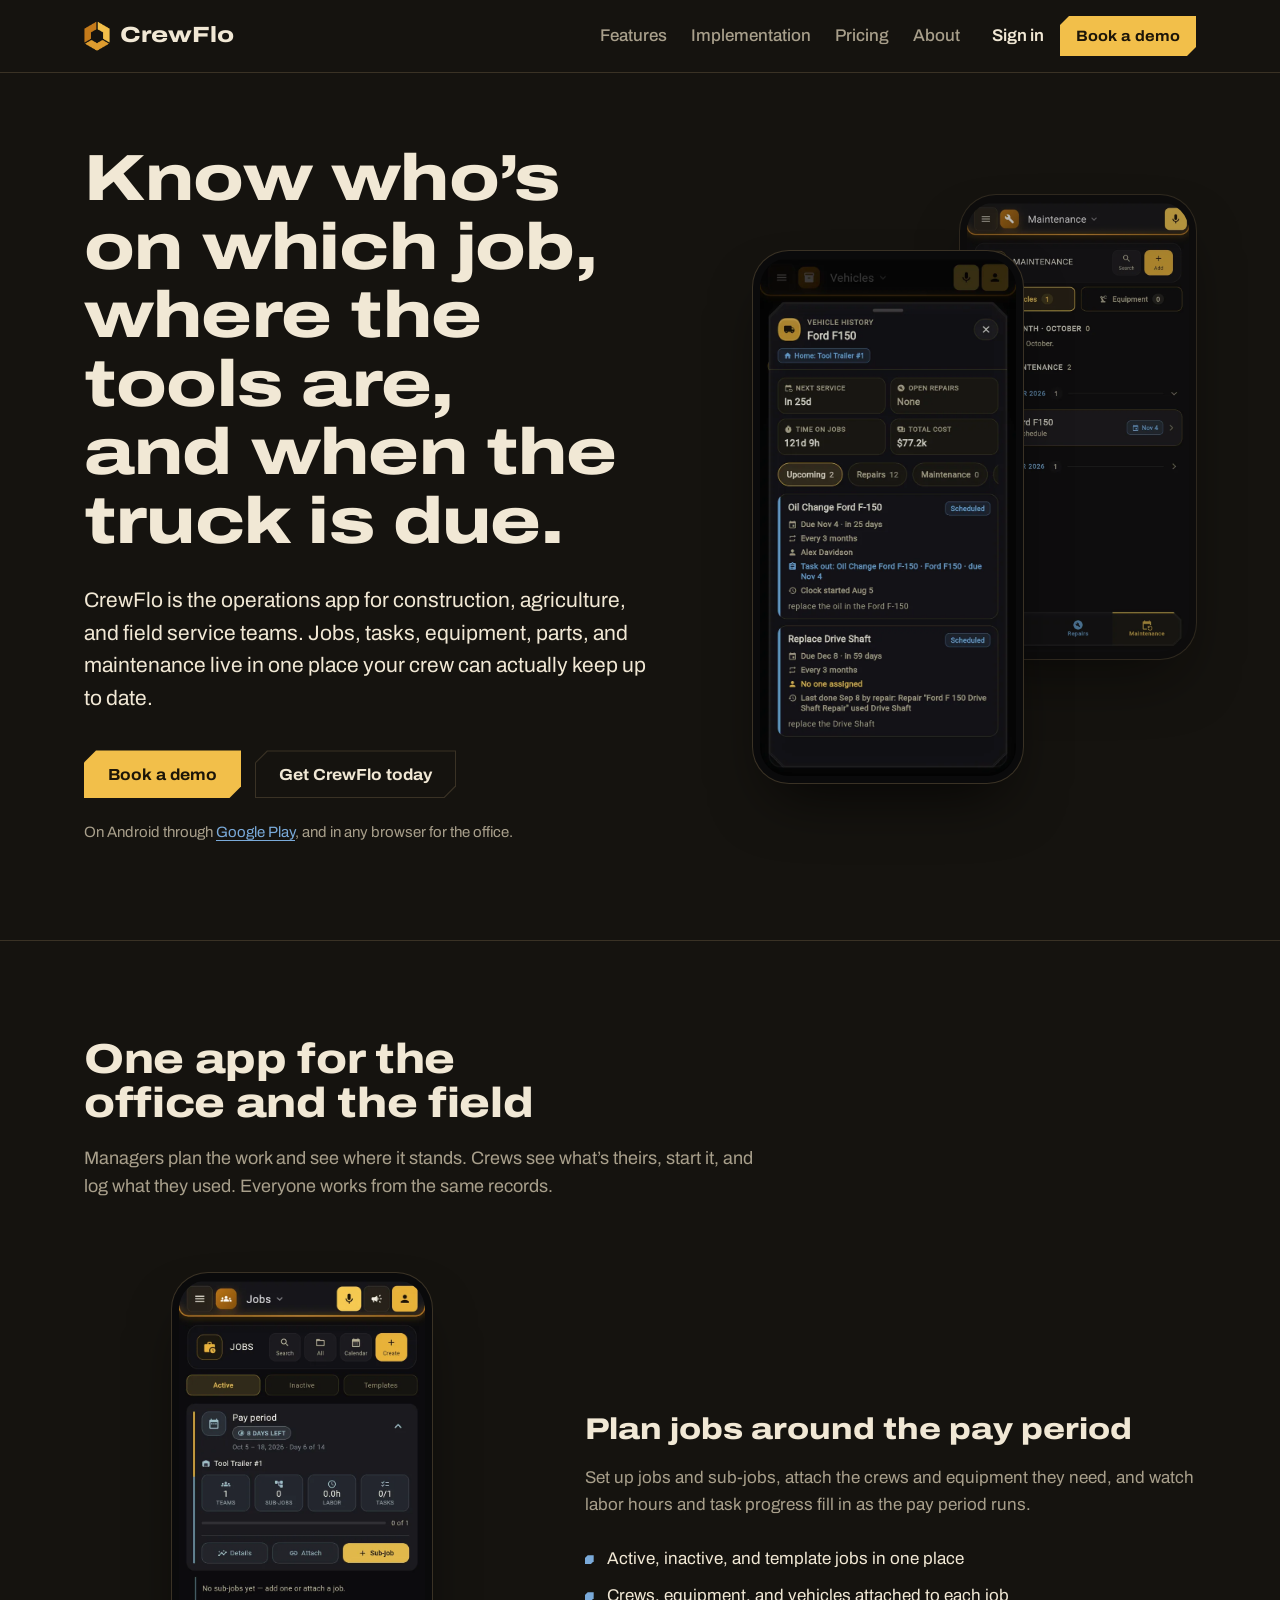
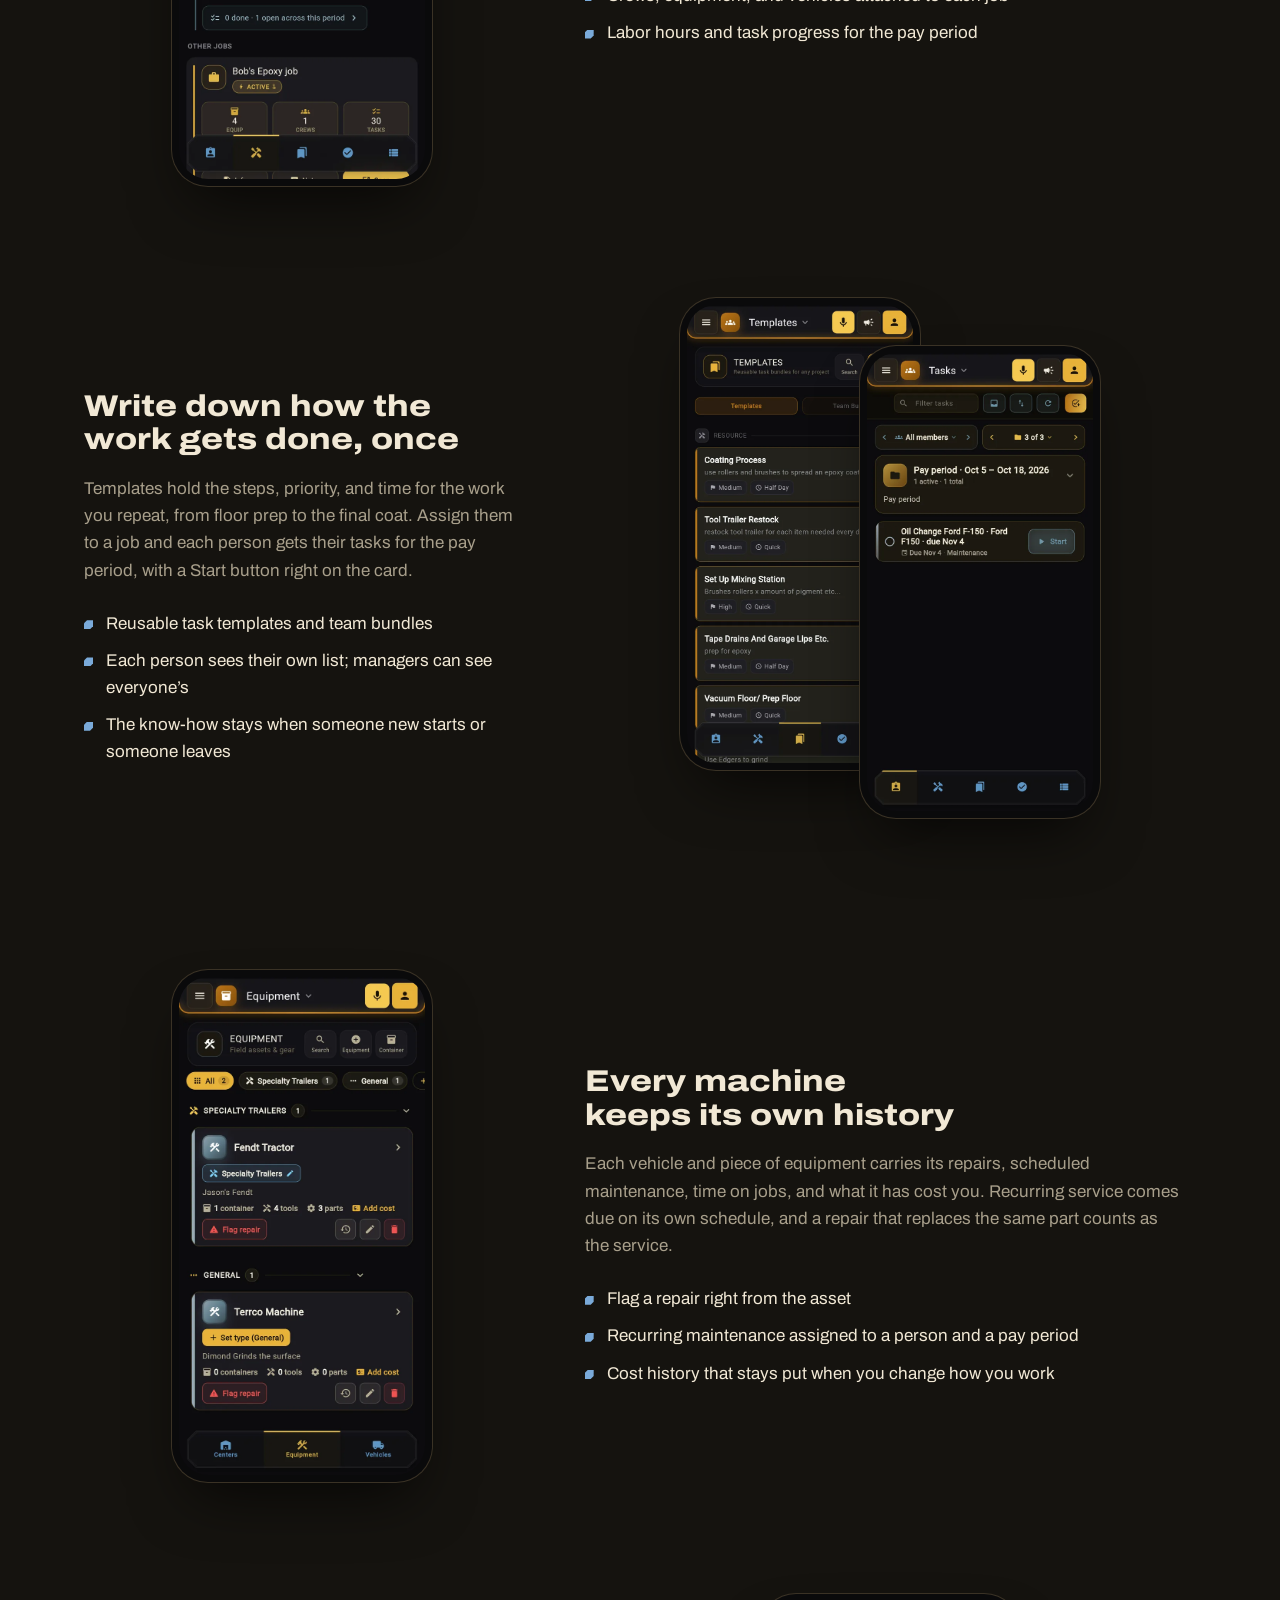
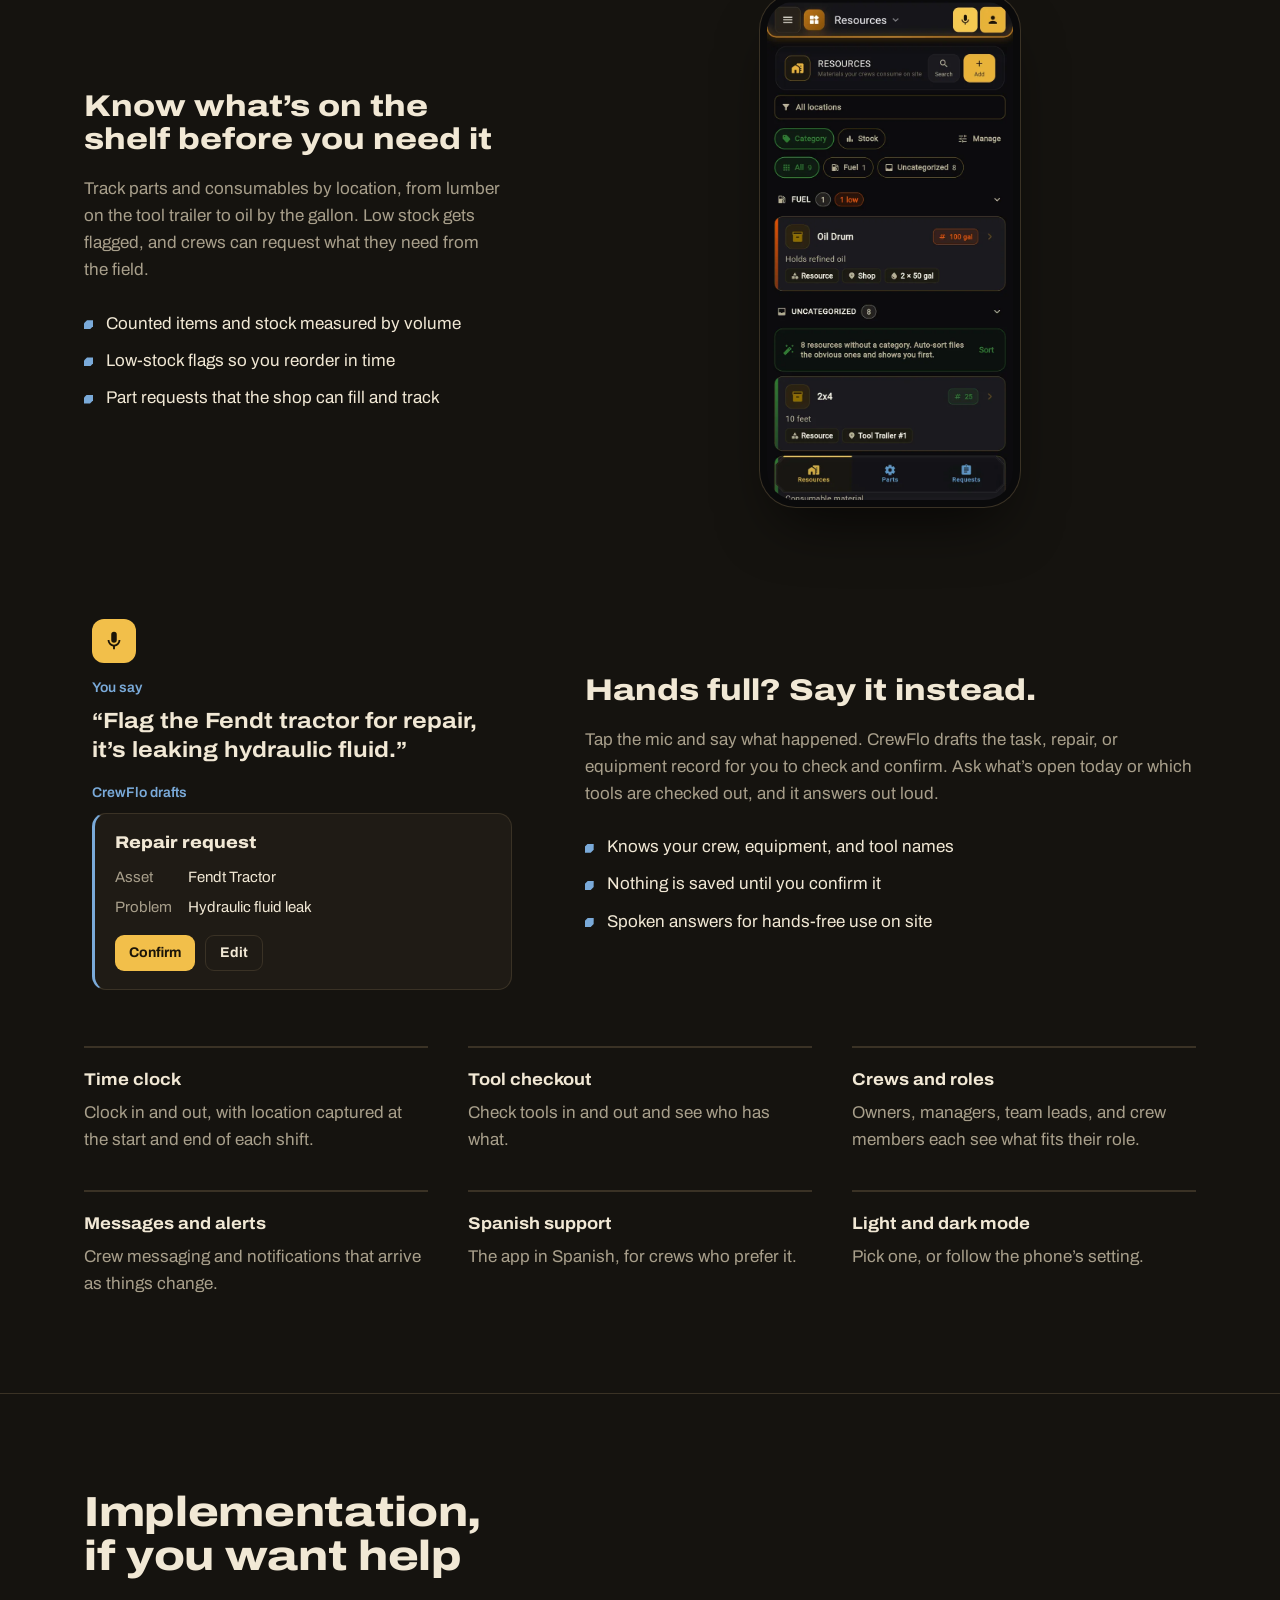
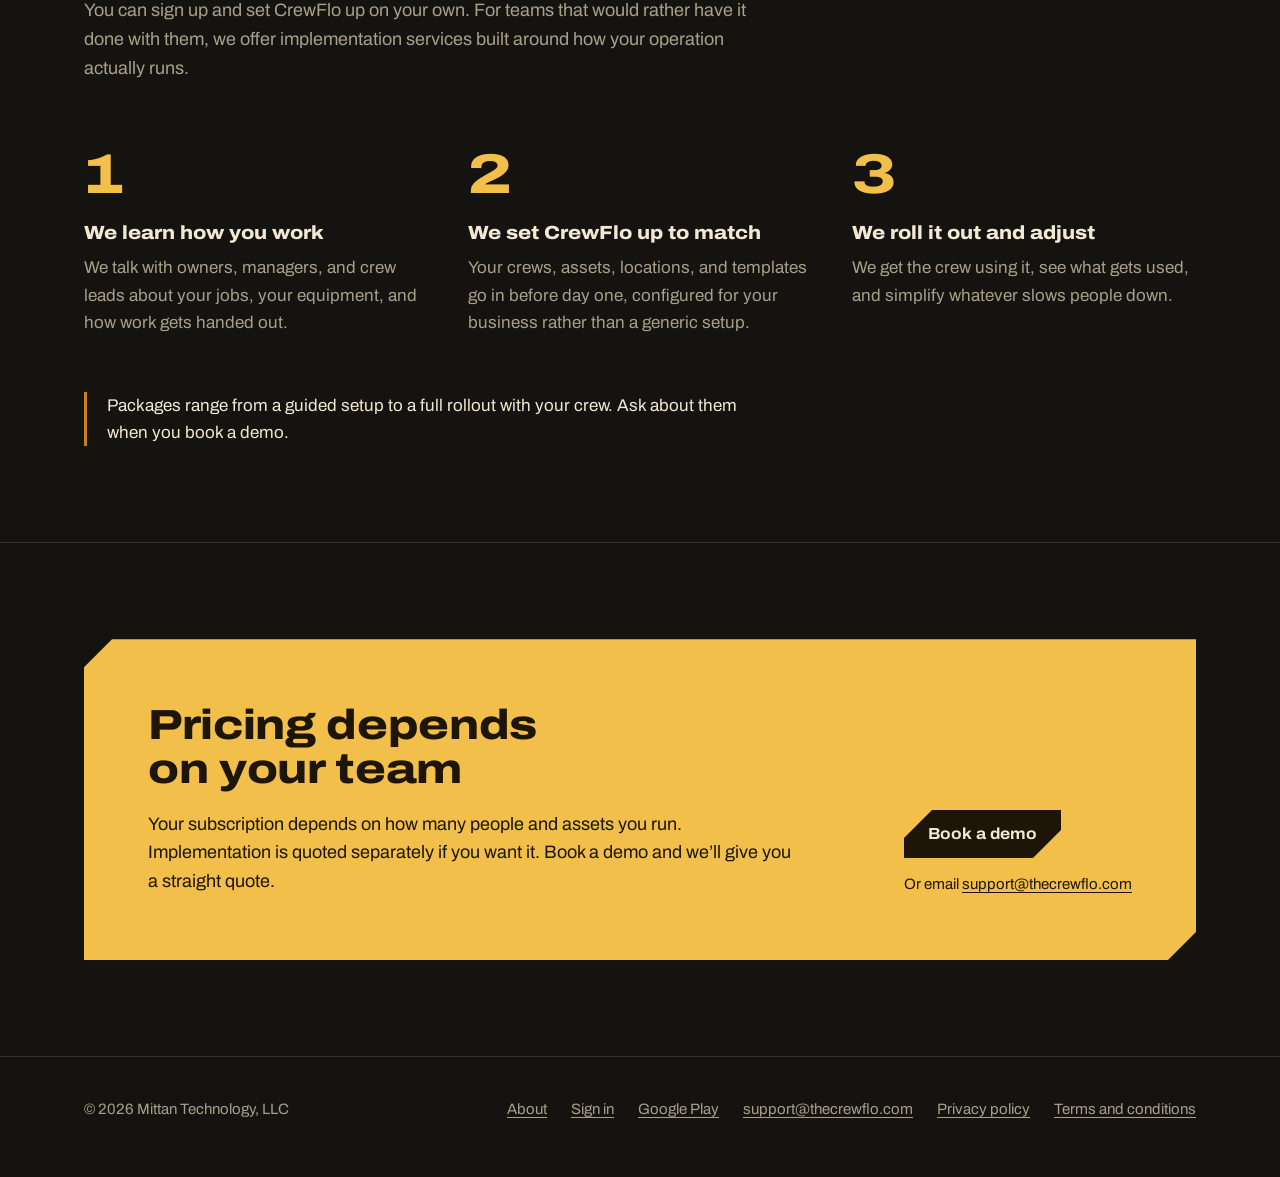
<file: index.html>
<!doctype html>
<html lang="en">
<head>
  <meta charset="utf-8">
  <meta name="viewport" content="width=device-width, initial-scale=1">
  <title>CrewFlo: operations app for field crews</title>
  <meta name="description" content="CrewFlo keeps jobs, tasks, equipment, parts, and maintenance in one app for construction, agriculture, and field service teams. On Android and the web.">
  <meta property="og:title" content="CrewFlo: operations app for field crews">
  <meta property="og:description" content="Jobs, tasks, equipment, parts, and maintenance in one app your crew will actually keep up to date.">
  <meta property="og:type" content="website">
  <meta property="og:url" content="https://thecrewflo.com/">
  <meta name="theme-color" content="#15130f">
  <link rel="icon" href="/favicon-32.png" type="image/png" sizes="32x32">
  <link rel="icon" href="/icon-192.png" type="image/png" sizes="192x192">
  <link rel="apple-touch-icon" href="/apple-touch-icon.png">
  <link rel="preload" href="/fonts/archivo-latin.woff2" as="font" type="font/woff2" crossorigin>
  <link rel="stylesheet" href="/styles.css">
</head>
<body>
  <a class="skip" href="#main">Skip to content</a>

  <header class="site-header">
    <div class="wrap">
      <a class="brand" href="/" aria-label="CrewFlo home">
        <img class="brand-mark" src="/img/logo-mark.png" width="83" height="96" alt="">
        CrewFlo
      </a>
      <nav class="site-nav" aria-label="Main">
        <a href="#features">Features</a>
        <a href="#setup">Implementation</a>
        <a href="#pricing">Pricing</a>
        <a href="/about/">About</a>
      </nav>
      <div class="header-actions">
        <a class="signin-link" href="https://crewflo.vercel.app">Sign in</a>
        <a class="btn btn-gold btn-small" href="mailto:support@thecrewflo.com?subject=CrewFlo%20demo">Book a demo</a>
      </div>
    </div>
  </header>

  <main id="main">
    <section class="hero">
      <div class="wrap hero-grid">
        <div class="hero-copy">
          <h1>Know who’s on which job, where the tools are, and when the truck is due.</h1>
          <p class="lede">CrewFlo is the operations app for construction, agriculture, and field service teams. Jobs, tasks, equipment, parts, and maintenance live in one place your crew can actually keep up to date.</p>
          <div class="actions">
            <a class="btn btn-gold" href="mailto:support@thecrewflo.com?subject=CrewFlo%20demo">Book a demo</a>
            <a class="btn btn-ghost" href="https://crewflo.vercel.app/#/home">Get CrewFlo today</a>
          </div>
          <p class="platforms">On Android through <a href="https://play.google.com/store/apps/details?id=com.mittantechnology.crewflo">Google Play</a>, and in any browser for the office.</p>
        </div>
        <div class="hero-phones">
          <figure class="phone phone-back">
            <img src="/img/maintenance.webp" width="640" height="1297" alt="Maintenance board listing upcoming service for a Ford F150 in November and December.">
          </figure>
          <figure class="phone phone-front">
            <img src="/img/vehicle-history.webp" width="640" height="1297" alt="Vehicle history for a Ford F150: next service in 25 days, no open repairs, 121 days on jobs, $77.2k total cost, and a scheduled oil change every 3 months.">
          </figure>
        </div>
      </div>
    </section>

    <section class="section" id="features" aria-labelledby="features-title">
      <div class="wrap">
        <div class="section-head">
          <h2 id="features-title">One app for the office and the field</h2>
          <p>Managers plan the work and see where it stands. Crews see what’s theirs, start it, and log what they used. Everyone works from the same records.</p>
        </div>

        <div class="features">
          <article class="feature">
            <div class="feature-media">
              <figure class="phone">
                <img src="/img/jobs.webp" width="640" height="1297" loading="lazy" alt="Jobs screen showing the current pay period with teams, sub-jobs, labor hours, and tasks, above an active epoxy job with equipment, crews, and 30 tasks.">
              </figure>
            </div>
            <div class="feature-text">
              <h3>Plan jobs around the pay period</h3>
              <p>Set up jobs and sub-jobs, attach the crews and equipment they need, and watch labor hours and task progress fill in as the pay period runs.</p>
              <ul class="details">
                <li>Active, inactive, and template jobs in one place</li>
                <li>Crews, equipment, and vehicles attached to each job</li>
                <li>Labor hours and task progress for the pay period</li>
              </ul>
            </div>
          </article>

          <article class="feature">
            <div class="feature-media pair">
              <figure class="phone">
                <img src="/img/templates.webp" width="640" height="1297" loading="lazy" alt="Templates screen with reusable tasks such as Coating Process, Tool Trailer Restock, and Set Up Mixing Station, each with a priority and time estimate.">
              </figure>
              <figure class="phone">
                <img src="/img/tasks.webp" width="640" height="1297" loading="lazy" alt="Tasks screen showing a crew member's pay period with a scheduled oil change and a Start button.">
              </figure>
            </div>
            <div class="feature-text">
              <h3>Write down how the work gets done, once</h3>
              <p>Templates hold the steps, priority, and time for the work you repeat, from floor prep to the final coat. Assign them to a job and each person gets their tasks for the pay period, with a Start button right on the card.</p>
              <ul class="details">
                <li>Reusable task templates and team bundles</li>
                <li>Each person sees their own list; managers can see everyone’s</li>
                <li>The know-how stays when someone new starts or someone leaves</li>
              </ul>
            </div>
          </article>

          <article class="feature">
            <div class="feature-media">
              <figure class="phone">
                <img src="/img/equipment.webp" width="640" height="1297" loading="lazy" alt="Equipment screen grouping assets by type, each showing its containers, tools, parts, a cost button, and a Flag repair button.">
              </figure>
            </div>
            <div class="feature-text">
              <h3>Every machine keeps its own history</h3>
              <p>Each vehicle and piece of equipment carries its repairs, scheduled maintenance, time on jobs, and what it has cost you. Recurring service comes due on its own schedule, and a repair that replaces the same part counts as the service.</p>
              <ul class="details">
                <li>Flag a repair right from the asset</li>
                <li>Recurring maintenance assigned to a person and a pay period</li>
                <li>Cost history that stays put when you change how you work</li>
              </ul>
            </div>
          </article>

          <article class="feature">
            <div class="feature-media">
              <figure class="phone">
                <img src="/img/resources.webp" width="640" height="1297" loading="lazy" alt="Resources screen showing an oil drum flagged low at 100 gallons and lumber stored on a tool trailer, with categories and stock filters.">
              </figure>
            </div>
            <div class="feature-text">
              <h3>Know what’s on the shelf before you need it</h3>
              <p>Track parts and consumables by location, from lumber on the tool trailer to oil by the gallon. Low stock gets flagged, and crews can request what they need from the field.</p>
              <ul class="details">
                <li>Counted items and stock measured by volume</li>
                <li>Low-stock flags so you reorder in time</li>
                <li>Part requests that the shop can fill and track</li>
              </ul>
            </div>
          </article>

          <article class="feature">
            <div class="feature-media">
              <div class="voice">
                <figure class="voice-said">
                  <span class="voice-mic" aria-hidden="true"><svg viewBox="0 0 24 24"><path fill="#1c1508" d="M12 14a3 3 0 0 0 3-3V5a3 3 0 0 0-6 0v6a3 3 0 0 0 3 3zm5-3a5 5 0 0 1-10 0H5a7 7 0 0 0 6 6.92V21h2v-3.08A7 7 0 0 0 19 11h-2z"/></svg></span>
                  <span class="voice-label">You say</span>
                  <blockquote>“Flag the Fendt tractor for repair, it’s leaking hydraulic fluid.”</blockquote>
                </figure>
                <figure class="voice-draft">
                  <span class="voice-label">CrewFlo drafts</span>
                  <div class="draft-card">
                    <h3>Repair request</h3>
                    <dl>
                      <dt>Asset</dt><dd>Fendt Tractor</dd>
                      <dt>Problem</dt><dd>Hydraulic fluid leak</dd>
                    </dl>
                    <div class="draft-actions" aria-hidden="true"><span class="confirm">Confirm</span><span class="edit">Edit</span></div>
                  </div>
                </figure>
              </div>
            </div>
            <div class="feature-text">
              <h3>Hands full? Say it instead.</h3>
              <p>Tap the mic and say what happened. CrewFlo drafts the task, repair, or equipment record for you to check and confirm. Ask what’s open today or which tools are checked out, and it answers out loud.</p>
              <ul class="details">
                <li>Knows your crew, equipment, and tool names</li>
                <li>Nothing is saved until you confirm it</li>
                <li>Spoken answers for hands-free use on site</li>
              </ul>
            </div>
          </article>
        </div>

        <dl class="more">
          <div><dt>Time clock</dt><dd>Clock in and out, with location captured at the start and end of each shift.</dd></div>
          <div><dt>Tool checkout</dt><dd>Check tools in and out and see who has what.</dd></div>
          <div><dt>Crews and roles</dt><dd>Owners, managers, team leads, and crew members each see what fits their role.</dd></div>
          <div><dt>Messages and alerts</dt><dd>Crew messaging and notifications that arrive as things change.</dd></div>
          <div><dt>Spanish support</dt><dd>The app in Spanish, for crews who prefer it.</dd></div>
          <div><dt>Light and dark mode</dt><dd>Pick one, or follow the phone’s setting.</dd></div>
        </dl>
      </div>
    </section>

    <section class="section" id="setup" aria-labelledby="setup-title">
      <div class="wrap">
        <div class="section-head">
          <h2 id="setup-title">Implementation, if you want help</h2>
          <p>You can sign up and set CrewFlo up on your own. For teams that would rather have it done with them, we offer implementation services built around how your operation actually runs.</p>
        </div>
        <ol class="steps">
          <li>
            <h3>We learn how you work</h3>
            <p>We talk with owners, managers, and crew leads about your jobs, your equipment, and how work gets handed out.</p>
          </li>
          <li>
            <h3>We set CrewFlo up to match</h3>
            <p>Your crews, assets, locations, and templates go in before day one, configured for your business rather than a generic setup.</p>
          </li>
          <li>
            <h3>We roll it out and adjust</h3>
            <p>We get the crew using it, see what gets used, and simplify whatever slows people down.</p>
          </li>
        </ol>
        <p class="note">Packages range from a guided setup to a full rollout with your crew. Ask about them when you book a demo.</p>
      </div>
    </section>

    <section class="section" id="pricing" aria-labelledby="pricing-title">
      <div class="wrap">
        <div class="demo" id="contact">
          <div>
            <h2 id="pricing-title">Pricing depends on your team</h2>
            <p>Your subscription depends on how many people and assets you run. Implementation is quoted separately if you want it. Book a demo and we’ll give you a straight quote.</p>
          </div>
          <div>
            <a class="btn btn-dark" href="mailto:support@thecrewflo.com?subject=CrewFlo%20demo">Book a demo</a>
            <p class="demo-email">Or email <a href="mailto:support@thecrewflo.com">support@thecrewflo.com</a></p>
          </div>
        </div>
      </div>
    </section>
  </main>

  <footer class="site-footer">
    <div class="wrap">
      <p>© 2026 Mittan Technology, LLC</p>
      <nav aria-label="Footer">
        <a href="/about/">About</a>
        <a href="https://crewflo.vercel.app">Sign in</a>
        <a href="https://play.google.com/store/apps/details?id=com.mittantechnology.crewflo">Google Play</a>
        <a href="mailto:support@thecrewflo.com">support@thecrewflo.com</a>
        <a href="/privacy-policy/">Privacy policy</a>
        <a href="/terms-and-conditions/">Terms and conditions</a>
      </nav>
    </div>
  </footer>
</body>
</html>
</file>
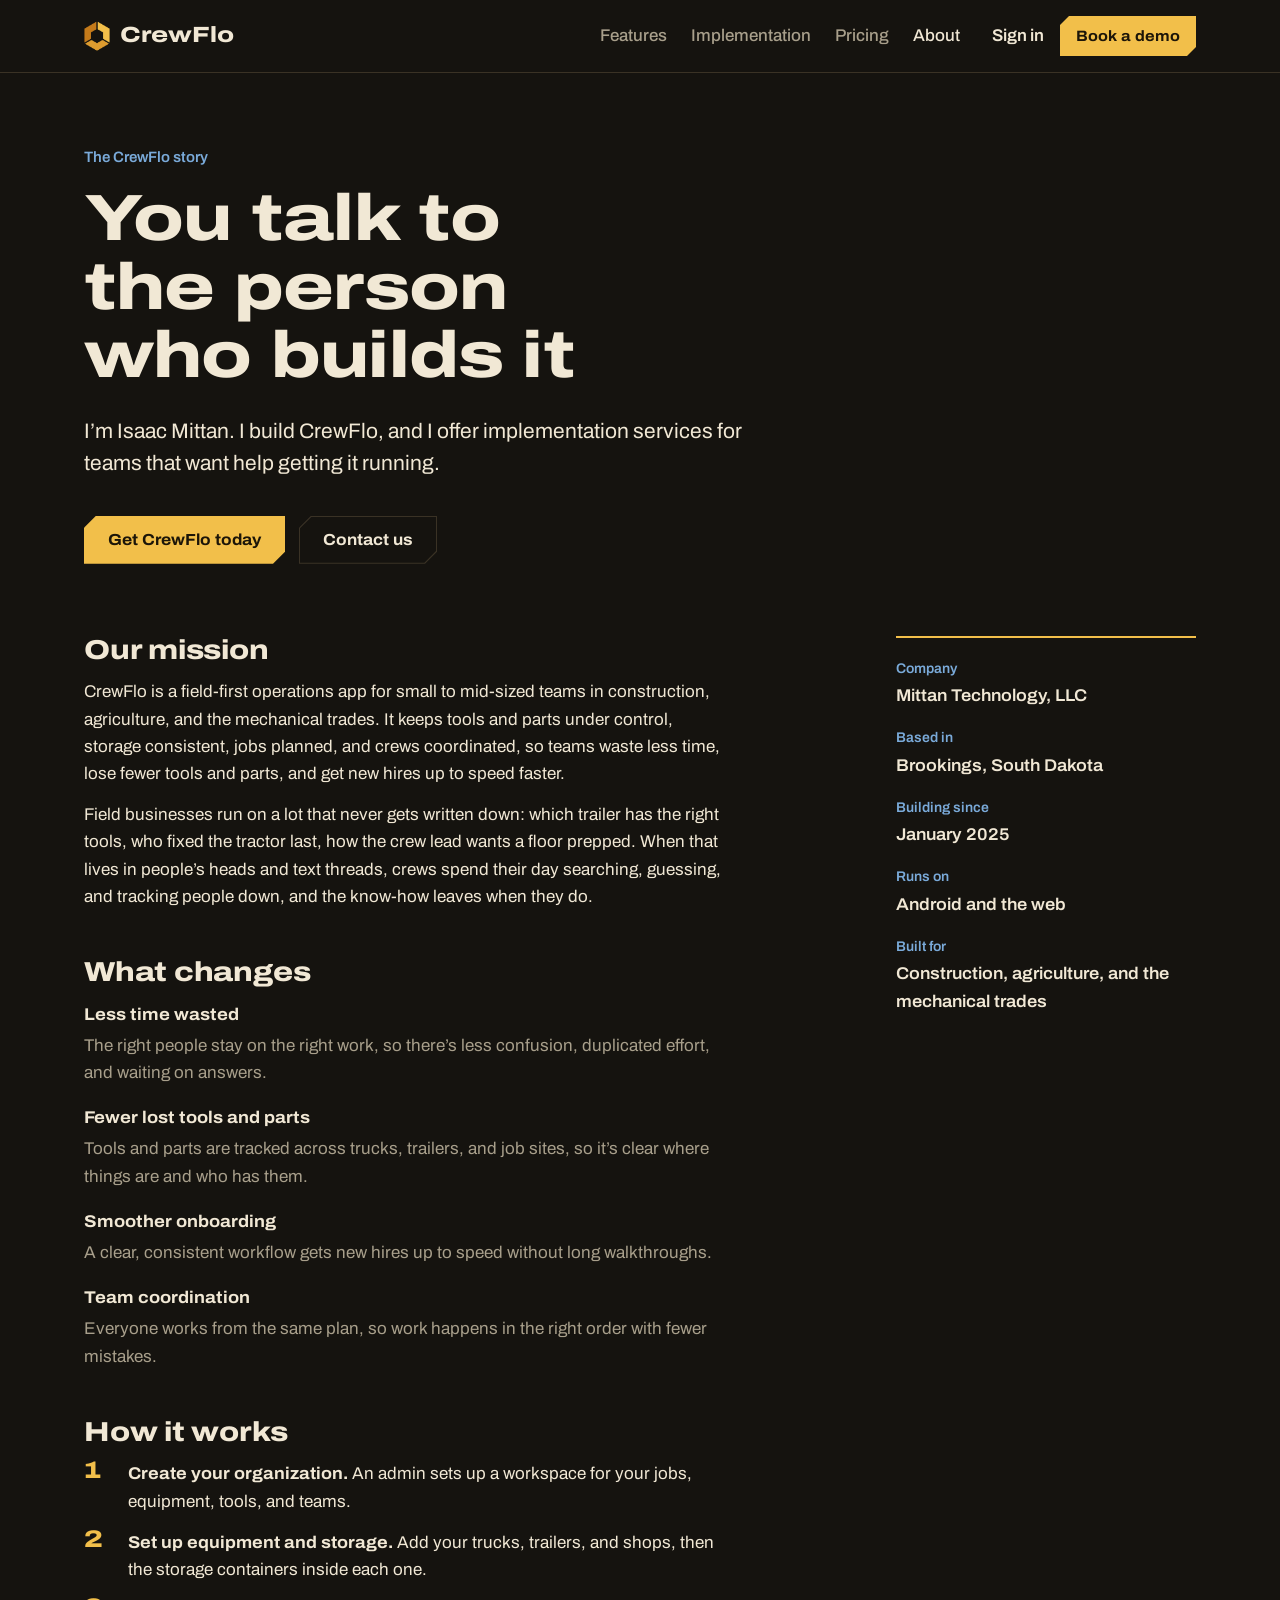
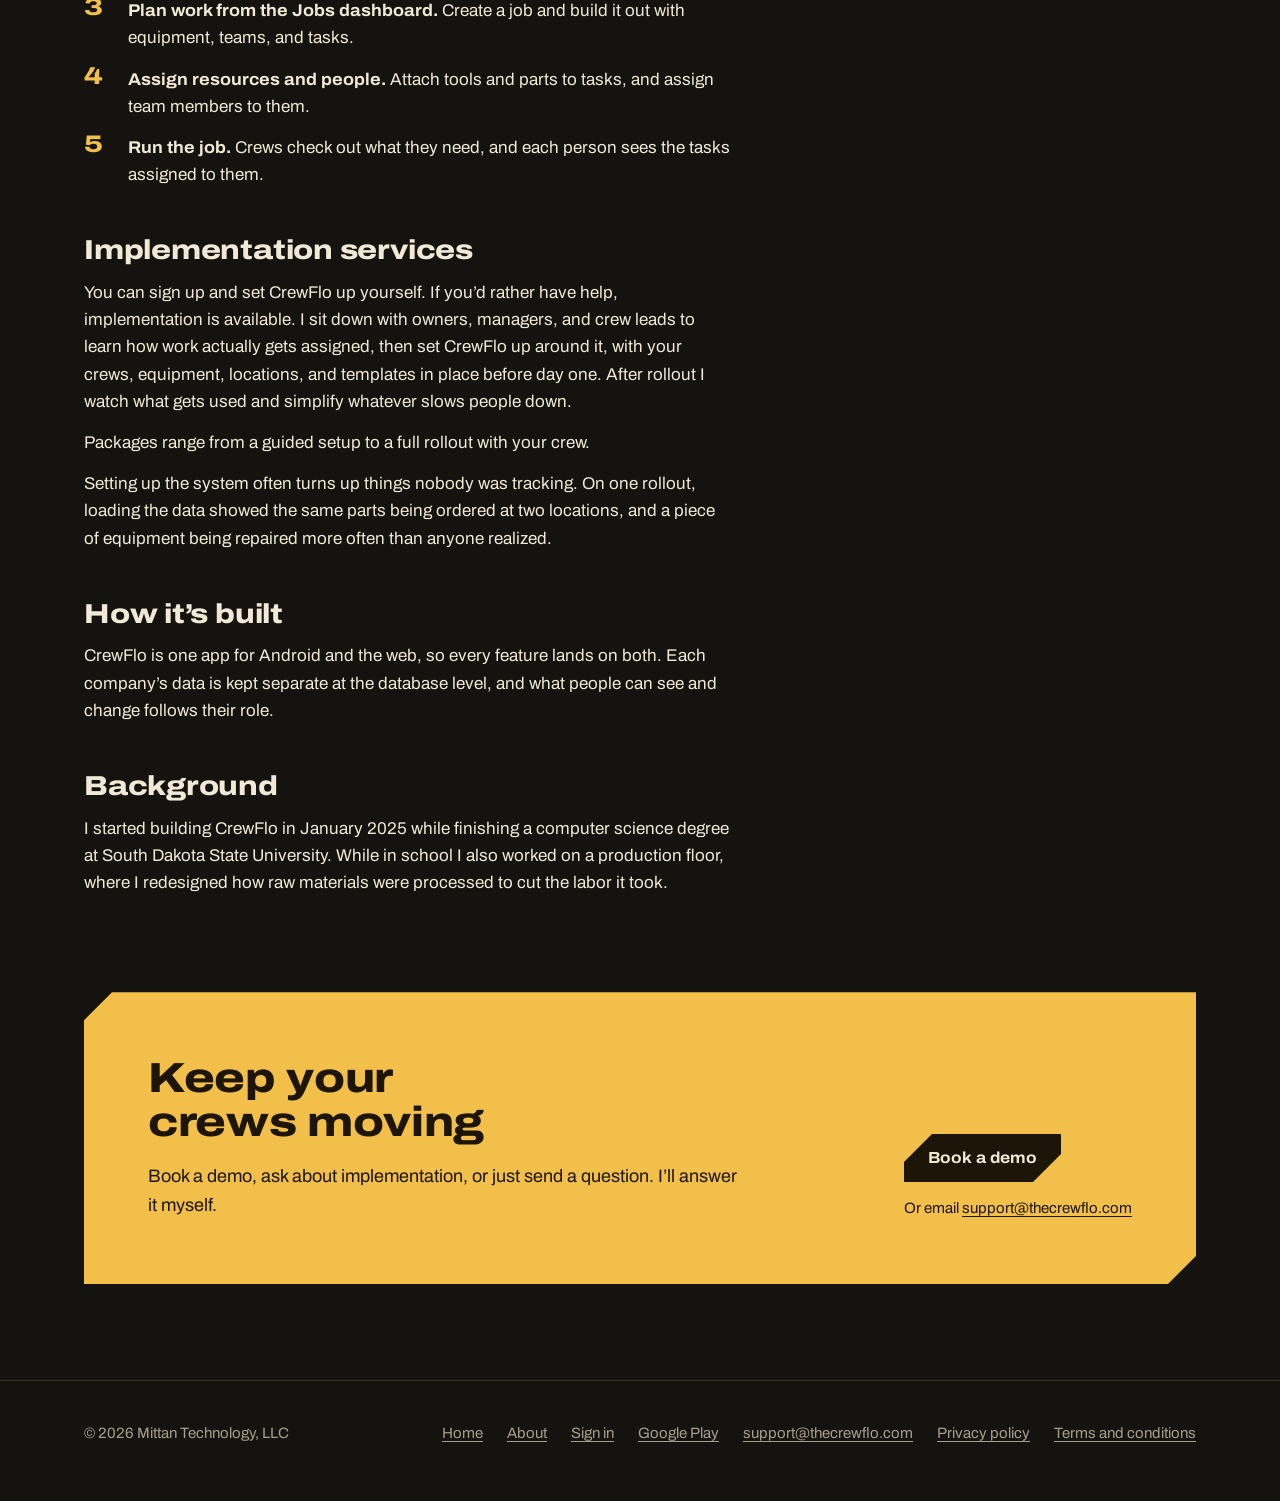
<file: about/index.html>
<!doctype html>
<html lang="en">
<head>
  <meta charset="utf-8">
  <meta name="viewport" content="width=device-width, initial-scale=1">
  <title>About CrewFlo</title>
  <meta name="description" content="CrewFlo is built by Isaac Mittan. Implementation services are available for teams that want help getting set up.">
  <meta property="og:title" content="About CrewFlo">
  <meta property="og:description" content="You talk to the person who builds it.">
  <meta property="og:type" content="website">
  <meta property="og:url" content="https://thecrewflo.com/about/">
  <meta name="theme-color" content="#15130f">
  <link rel="icon" href="/favicon-32.png" type="image/png" sizes="32x32">
  <link rel="icon" href="/icon-192.png" type="image/png" sizes="192x192">
  <link rel="apple-touch-icon" href="/apple-touch-icon.png">
  <link rel="preload" href="/fonts/archivo-latin.woff2" as="font" type="font/woff2" crossorigin>
  <link rel="stylesheet" href="/styles.css">
</head>
<body>
  <a class="skip" href="#main">Skip to content</a>

  <header class="site-header">
    <div class="wrap">
      <a class="brand" href="/" aria-label="CrewFlo home">
        <img class="brand-mark" src="/img/logo-mark.png" width="83" height="96" alt="">
        CrewFlo
      </a>
      <nav class="site-nav" aria-label="Main">
        <a href="/#features">Features</a>
        <a href="/#setup">Implementation</a>
        <a href="/#pricing">Pricing</a>
        <a href="/about/" aria-current="page">About</a>
      </nav>
      <div class="header-actions">
        <a class="signin-link" href="https://crewflo.vercel.app">Sign in</a>
        <a class="btn btn-gold btn-small" href="mailto:support@thecrewflo.com?subject=CrewFlo%20demo">Book a demo</a>
      </div>
    </div>
  </header>

  <main id="main" class="about">
    <div class="wrap">
      <header class="about-head">
        <p class="about-kicker">The CrewFlo story</p>
        <h1>You talk to the person who builds it</h1>
        <p class="lede">I’m Isaac Mittan. I build CrewFlo, and I offer implementation services for teams that want help getting it running.</p>
        <div class="actions">
          <a class="btn btn-gold" href="https://crewflo.vercel.app/#/home">Get CrewFlo today</a>
          <a class="btn btn-ghost" href="#contact">Contact us</a>
        </div>
      </header>

      <div class="about-grid">
        <div class="about-body">
          <section aria-labelledby="mission">
            <h2 id="mission">Our mission</h2>
            <p>CrewFlo is a field-first operations app for small to mid-sized teams in construction, agriculture, and the mechanical trades. It keeps tools and parts under control, storage consistent, jobs planned, and crews coordinated, so teams waste less time, lose fewer tools and parts, and get new hires up to speed faster.</p>
            <p>Field businesses run on a lot that never gets written down: which trailer has the right tools, who fixed the tractor last, how the crew lead wants a floor prepped. When that lives in people’s heads and text threads, crews spend their day searching, guessing, and tracking people down, and the know-how leaves when they do.</p>
          </section>

          <section aria-labelledby="changes">
            <h2 id="changes">What changes</h2>
            <dl class="about-benefits">
              <div><dt>Less time wasted</dt><dd>The right people stay on the right work, so there’s less confusion, duplicated effort, and waiting on answers.</dd></div>
              <div><dt>Fewer lost tools and parts</dt><dd>Tools and parts are tracked across trucks, trailers, and job sites, so it’s clear where things are and who has them.</dd></div>
              <div><dt>Smoother onboarding</dt><dd>A clear, consistent workflow gets new hires up to speed without long walkthroughs.</dd></div>
              <div><dt>Team coordination</dt><dd>Everyone works from the same plan, so work happens in the right order with fewer mistakes.</dd></div>
            </dl>
          </section>

          <section aria-labelledby="how">
            <h2 id="how">How it works</h2>
            <ol class="about-steps">
              <li><strong>Create your organization.</strong> An admin sets up a workspace for your jobs, equipment, tools, and teams.</li>
              <li><strong>Set up equipment and storage.</strong> Add your trucks, trailers, and shops, then the storage containers inside each one.</li>
              <li><strong>Plan work from the Jobs dashboard.</strong> Create a job and build it out with equipment, teams, and tasks.</li>
              <li><strong>Assign resources and people.</strong> Attach tools and parts to tasks, and assign team members to them.</li>
              <li><strong>Run the job.</strong> Crews check out what they need, and each person sees the tasks assigned to them.</li>
            </ol>
          </section>

          <section aria-labelledby="setup">
            <h2 id="setup">Implementation services</h2>
            <p>You can sign up and set CrewFlo up yourself. If you’d rather have help, implementation is available. I sit down with owners, managers, and crew leads to learn how work actually gets assigned, then set CrewFlo up around it, with your crews, equipment, locations, and templates in place before day one. After rollout I watch what gets used and simplify whatever slows people down.</p>
            <p>Packages range from a guided setup to a full rollout with your crew.</p>
            <p>Setting up the system often turns up things nobody was tracking. On one rollout, loading the data showed the same parts being ordered at two locations, and a piece of equipment being repaired more often than anyone realized.</p>
          </section>

          <section aria-labelledby="built">
            <h2 id="built">How it’s built</h2>
            <p>CrewFlo is one app for Android and the web, so every feature lands on both. Each company’s data is kept separate at the database level, and what people can see and change follows their role.</p>
          </section>

          <section aria-labelledby="background">
            <h2 id="background">Background</h2>
            <p>I started building CrewFlo in January 2025 while finishing a computer science degree at South Dakota State University. While in school I also worked on a production floor, where I redesigned how raw materials were processed to cut the labor it took.</p>
          </section>
        </div>

        <aside class="about-facts" aria-label="Company facts">
          <dl>
            <div><dt>Company</dt><dd>Mittan Technology, LLC</dd></div>
            <div><dt>Based in</dt><dd>Brookings, South Dakota</dd></div>
            <div><dt>Building since</dt><dd>January 2025</dd></div>
            <div><dt>Runs on</dt><dd>Android and the web</dd></div>
            <div><dt>Built for</dt><dd>Construction, agriculture, and the mechanical trades</dd></div>
          </dl>
        </aside>
      </div>

      <div class="demo about-contact" id="contact">
        <div>
          <h2>Keep your crews moving</h2>
          <p>Book a demo, ask about implementation, or just send a question. I’ll answer it myself.</p>
        </div>
        <div>
          <a class="btn btn-dark" href="mailto:support@thecrewflo.com?subject=CrewFlo%20demo">Book a demo</a>
          <p class="demo-email">Or email <a href="mailto:support@thecrewflo.com">support@thecrewflo.com</a></p>
        </div>
      </div>
    </div>
  </main>

  <footer class="site-footer">
    <div class="wrap">
      <p>© 2026 Mittan Technology, LLC</p>
      <nav aria-label="Footer">
        <a href="/">Home</a>
        <a href="/about/">About</a>
        <a href="https://crewflo.vercel.app">Sign in</a>
        <a href="https://play.google.com/store/apps/details?id=com.mittantechnology.crewflo">Google Play</a>
        <a href="mailto:support@thecrewflo.com">support@thecrewflo.com</a>
        <a href="/privacy-policy/">Privacy policy</a>
        <a href="/terms-and-conditions/">Terms and conditions</a>
      </nav>
    </div>
  </footer>
</body>
</html>
</file>
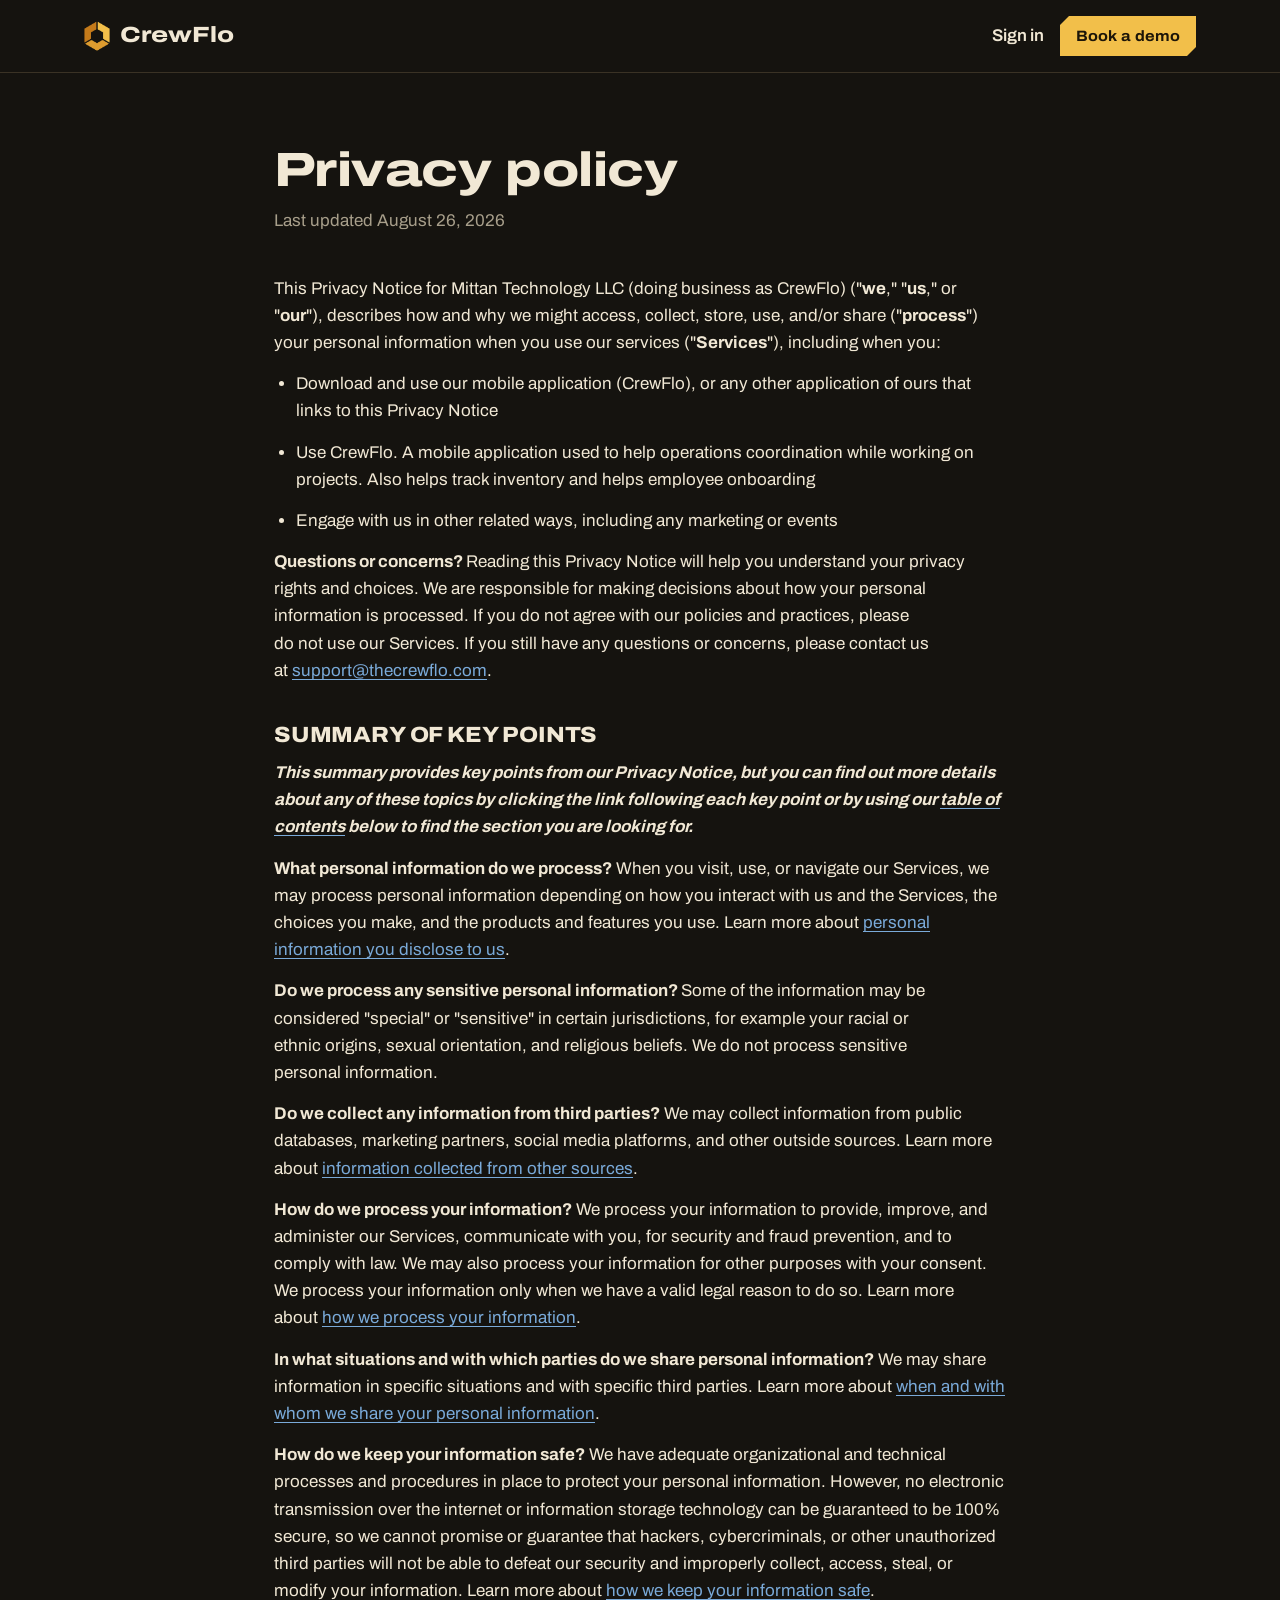
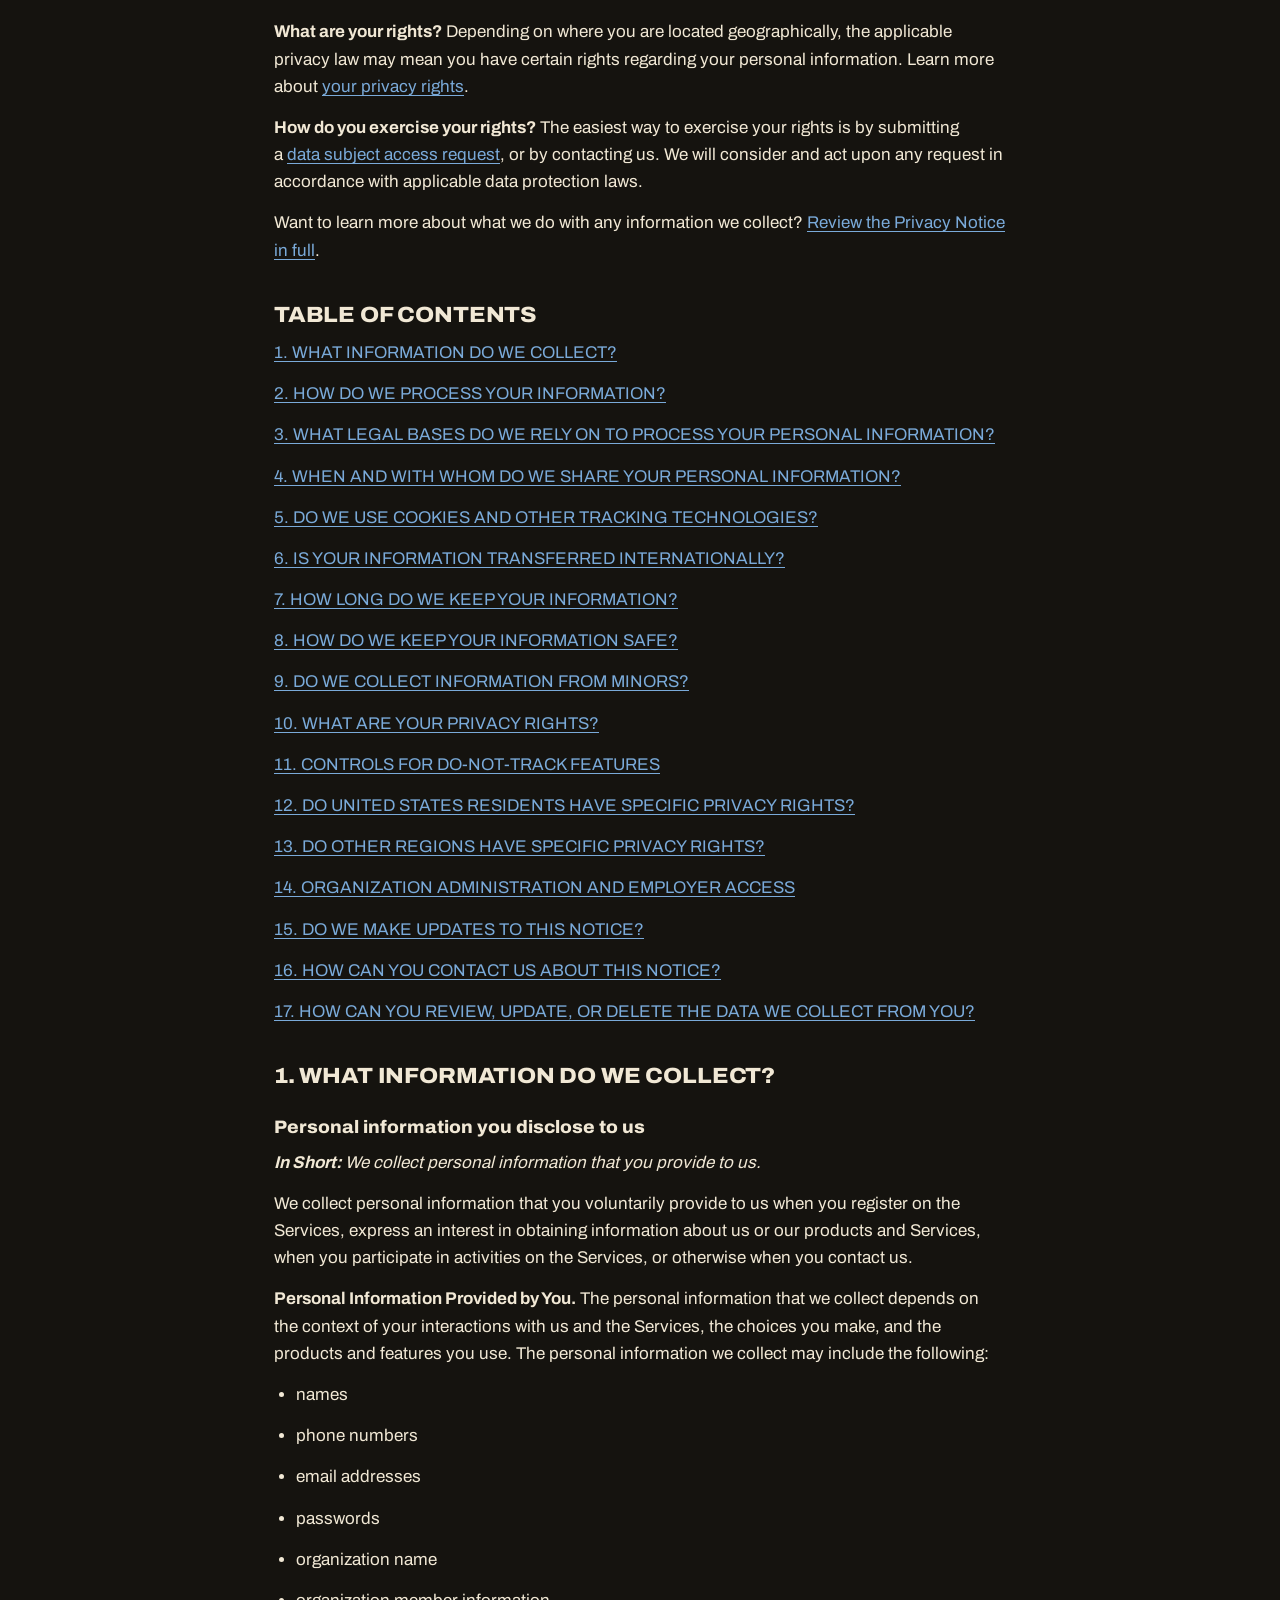
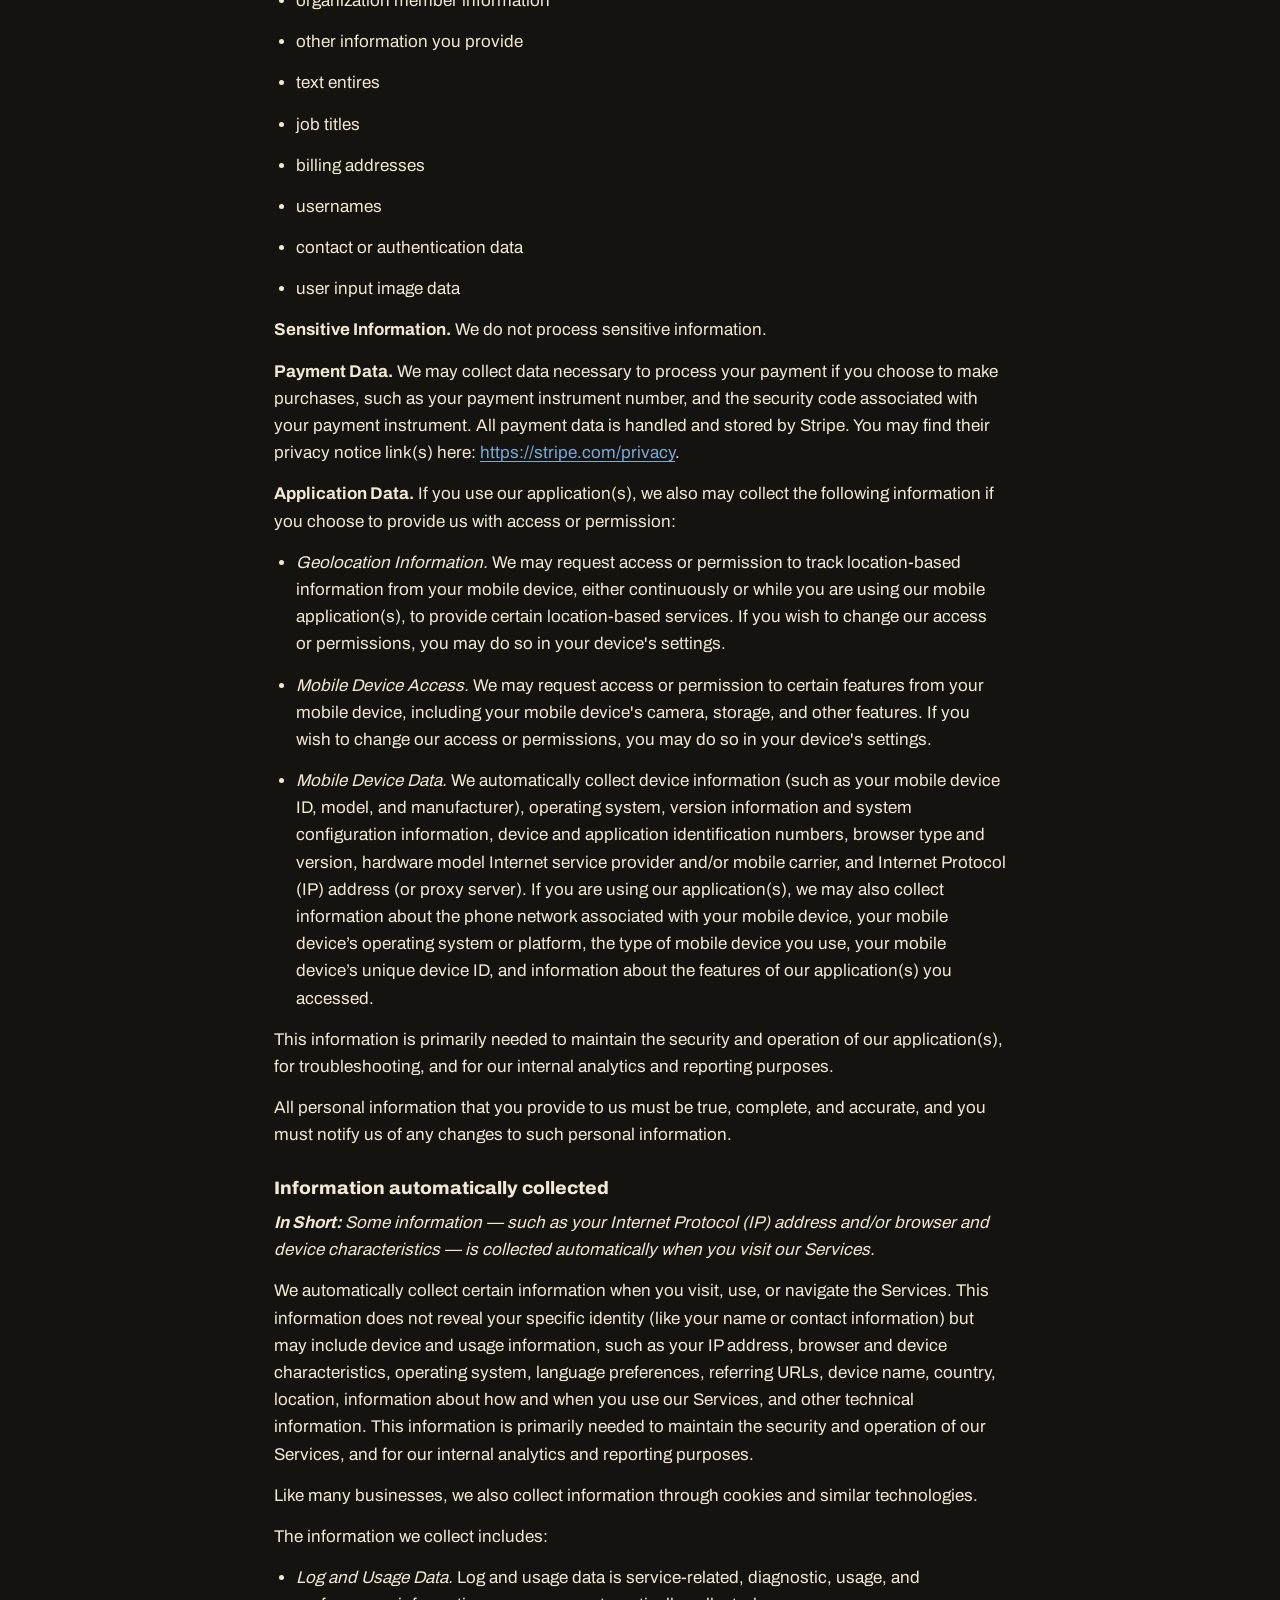
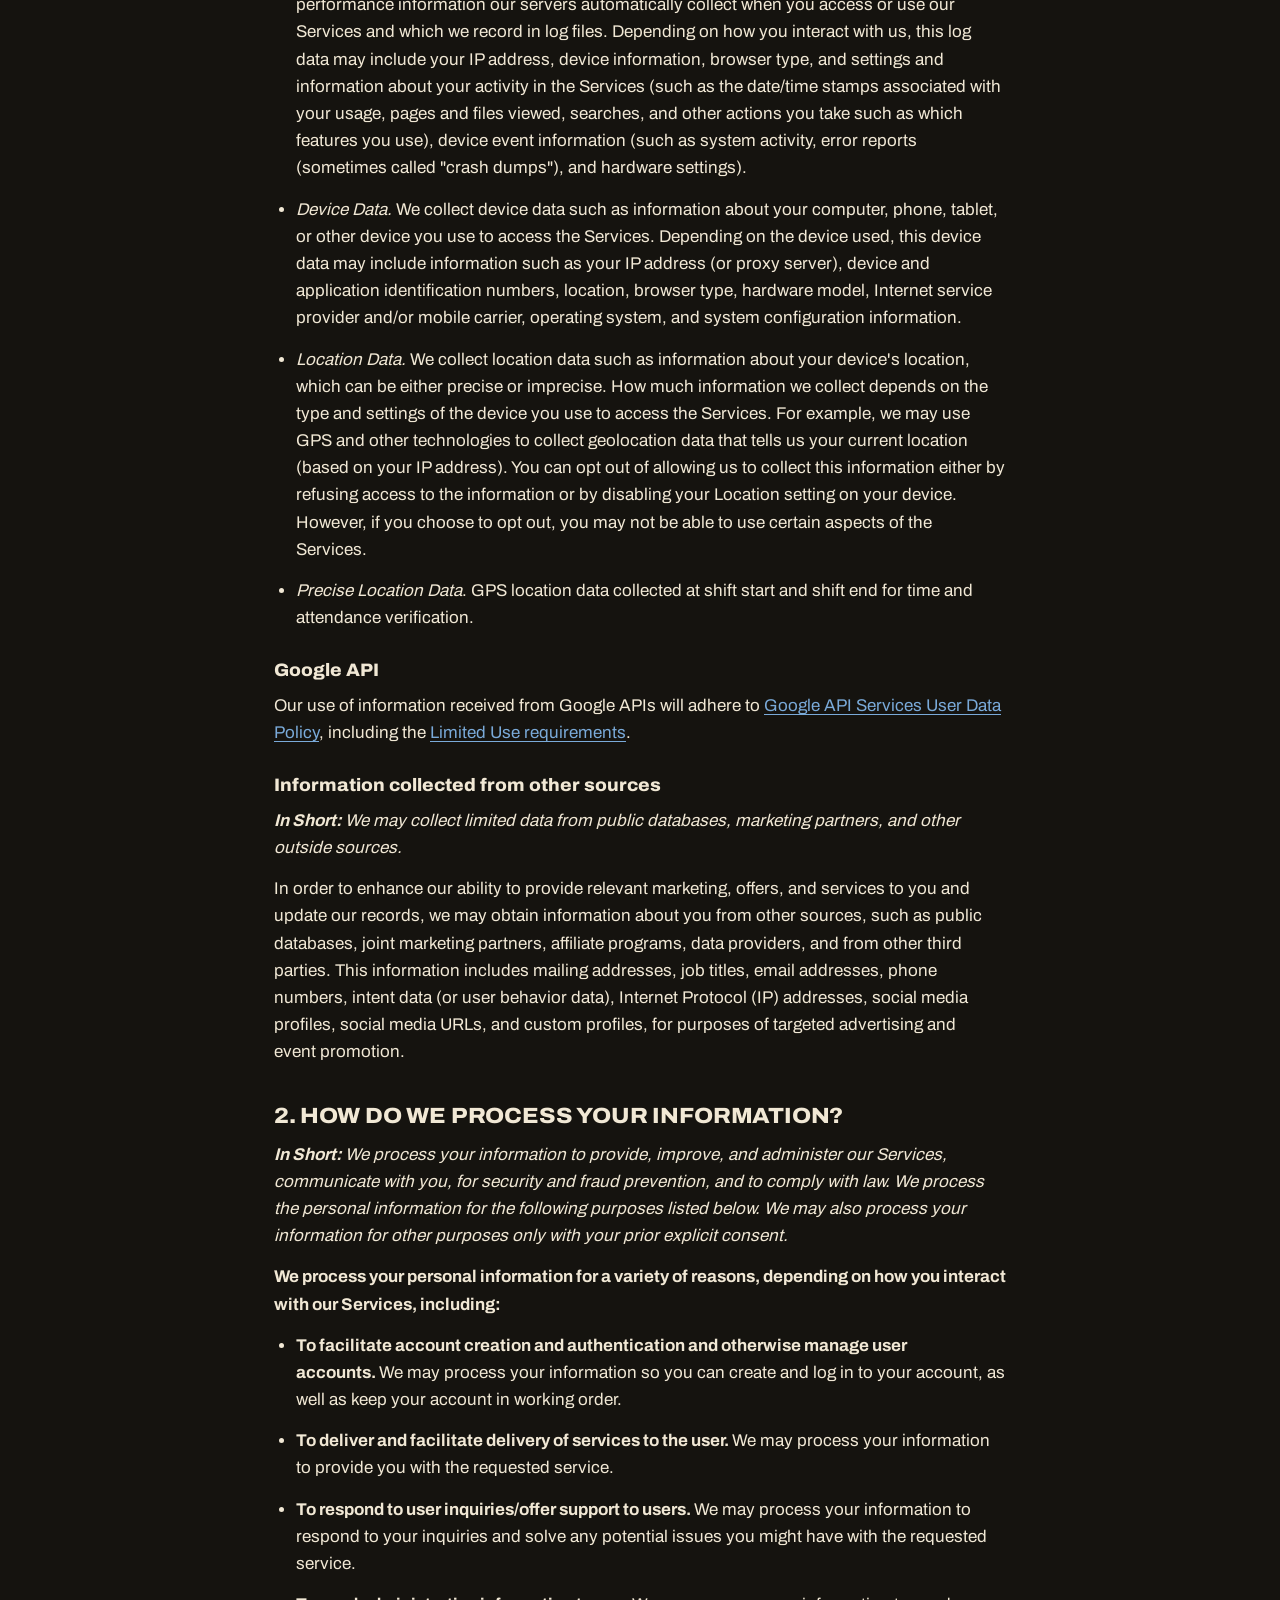
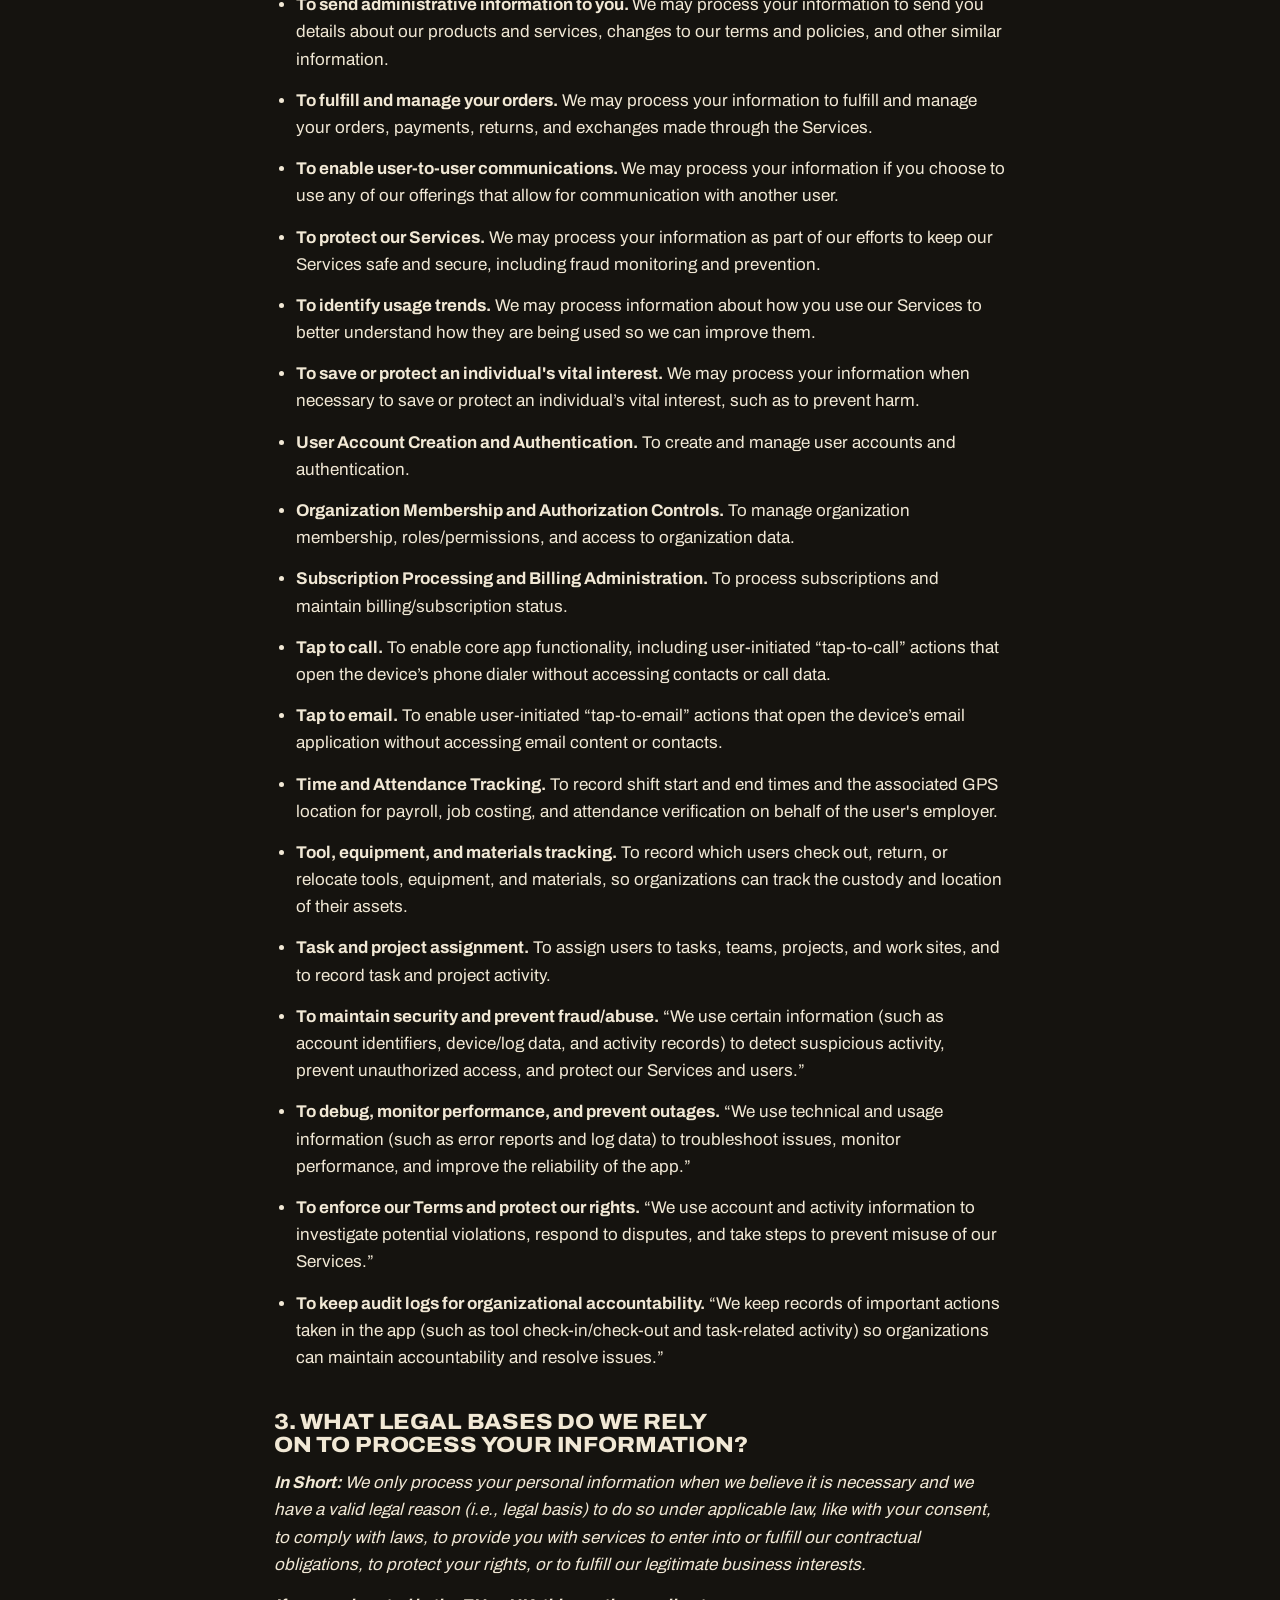
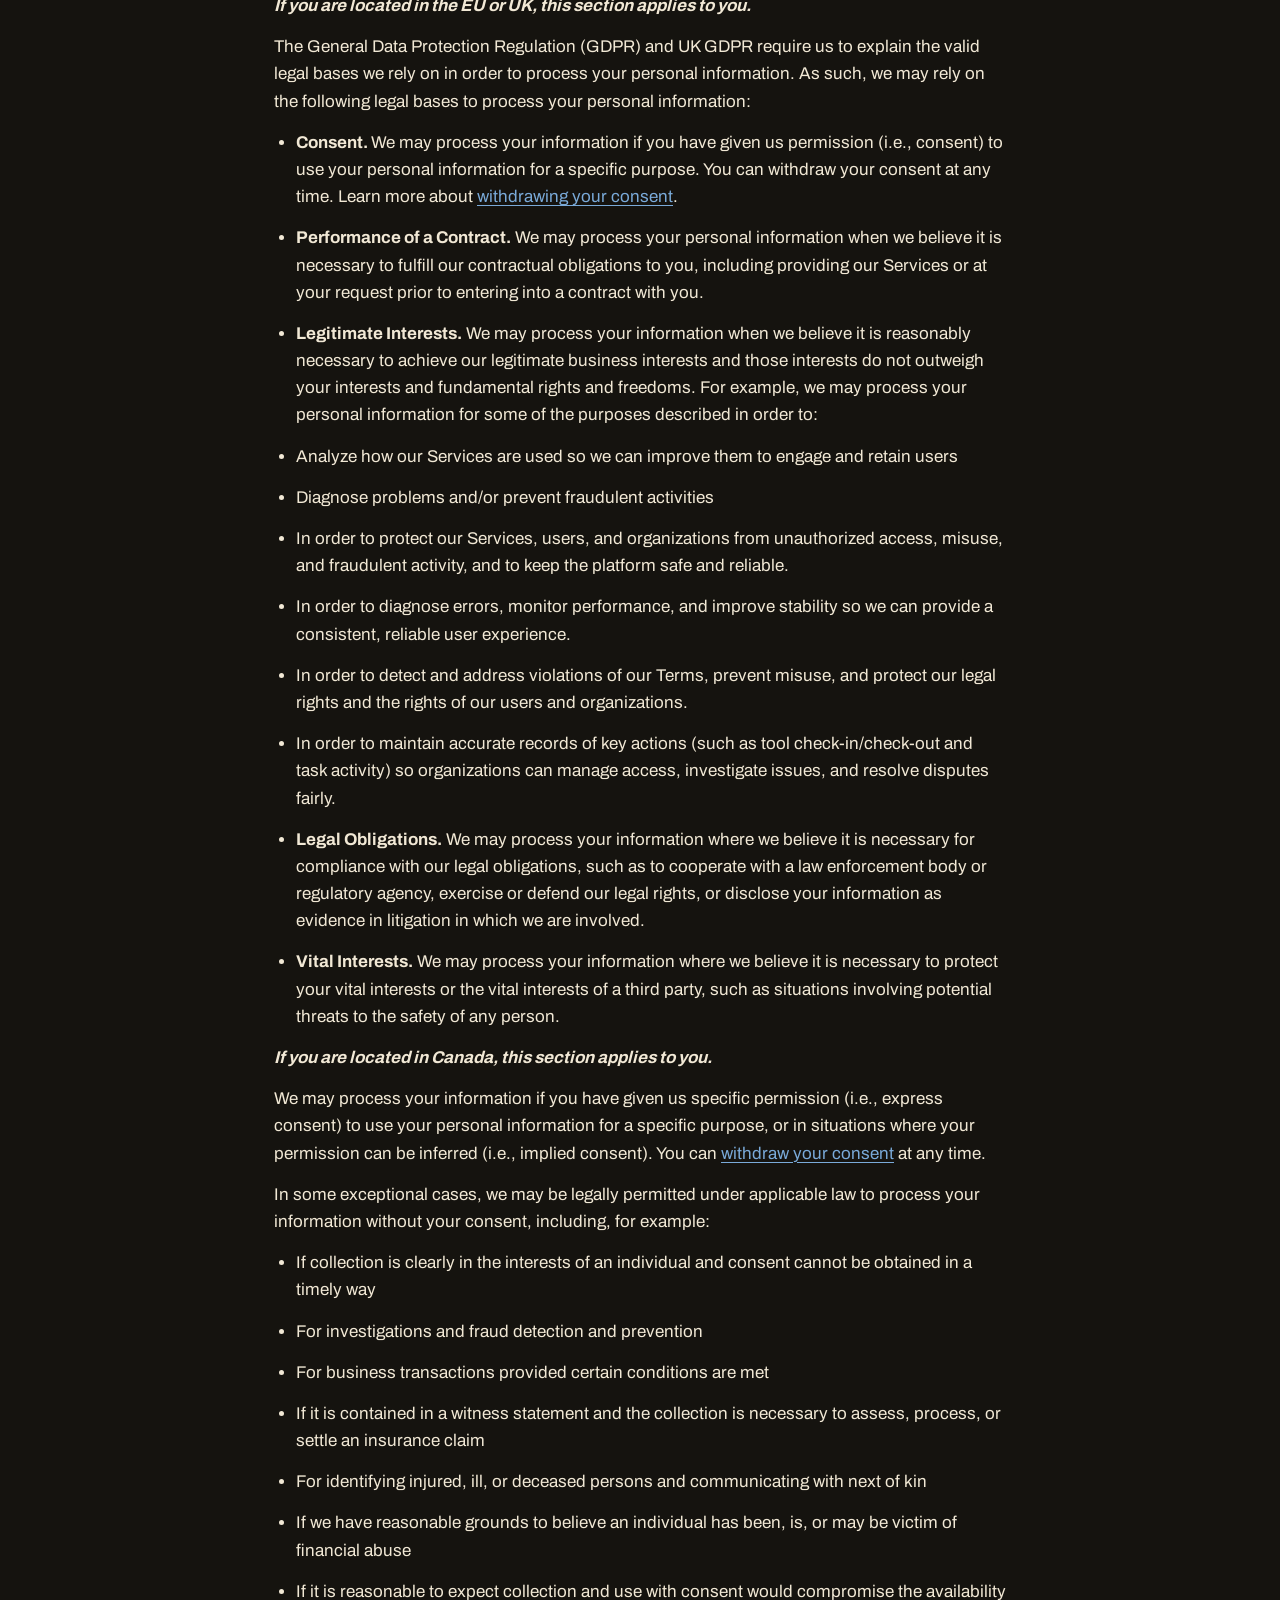
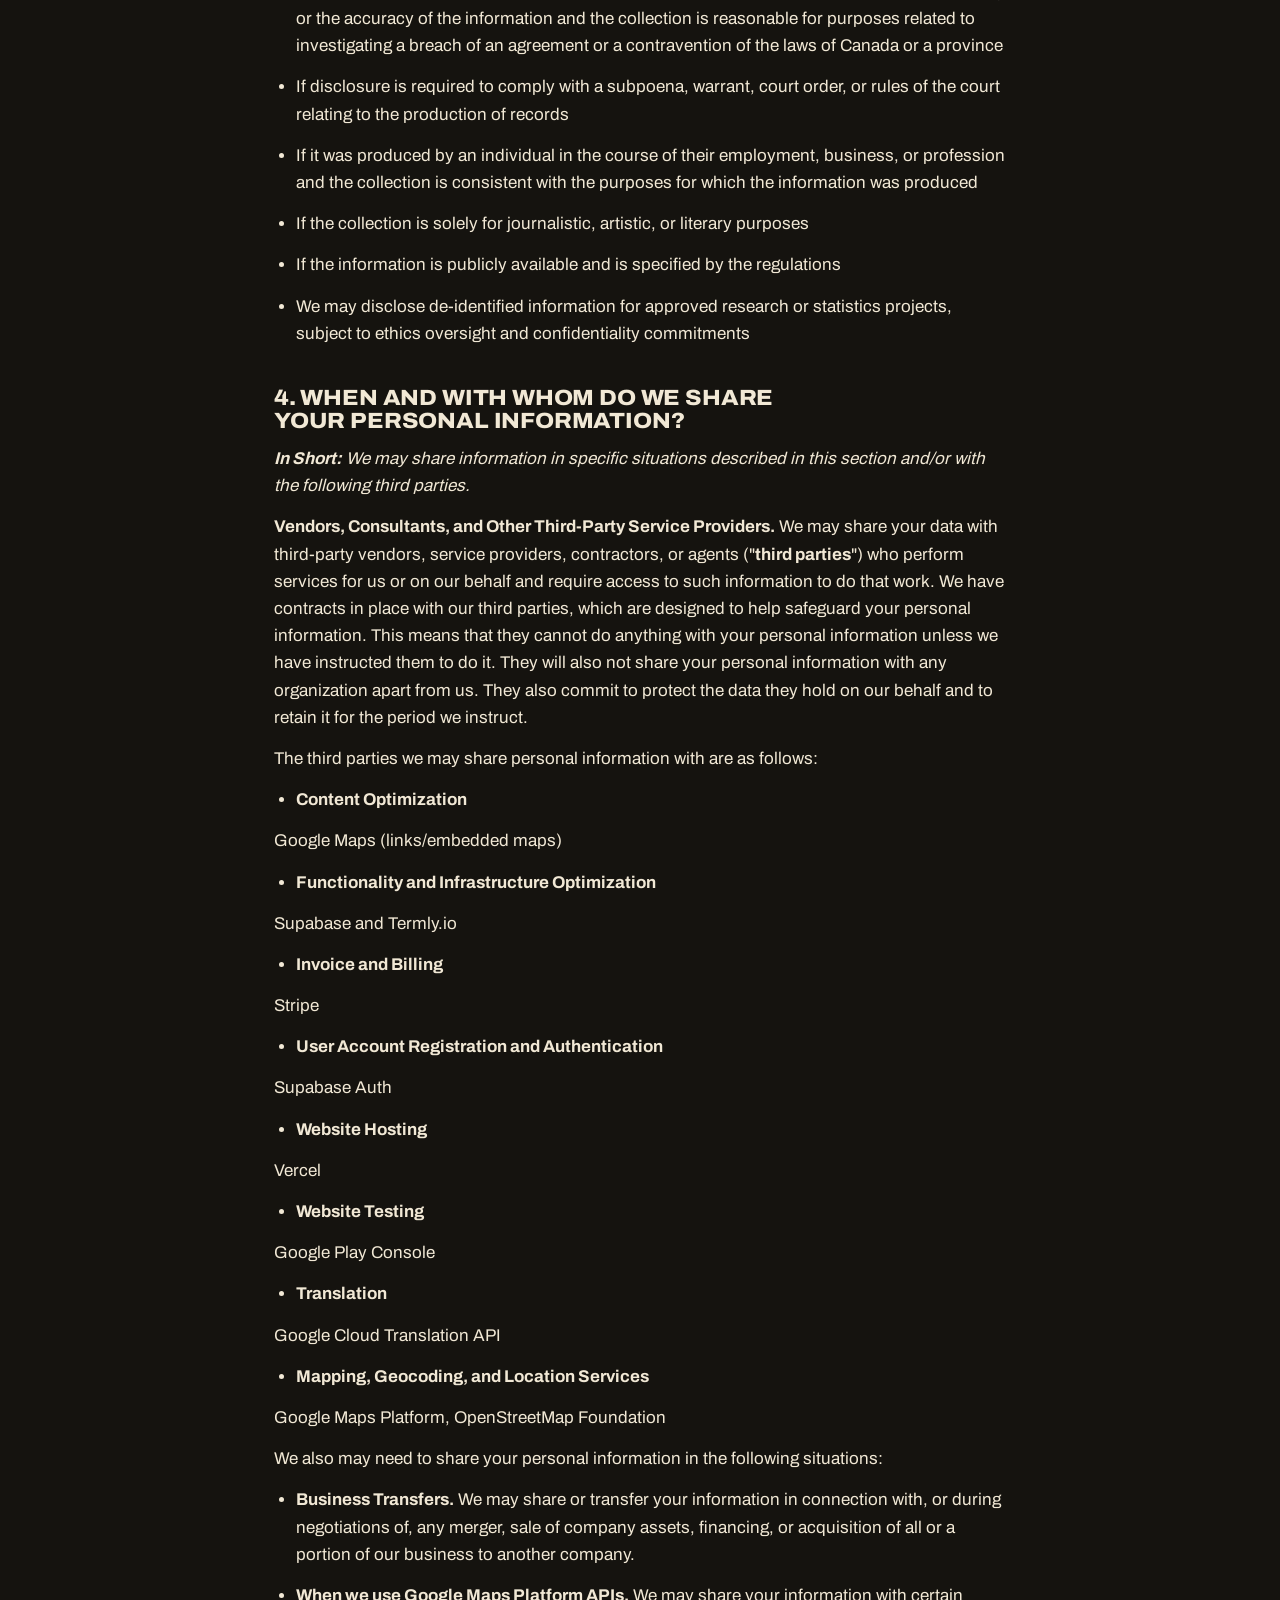
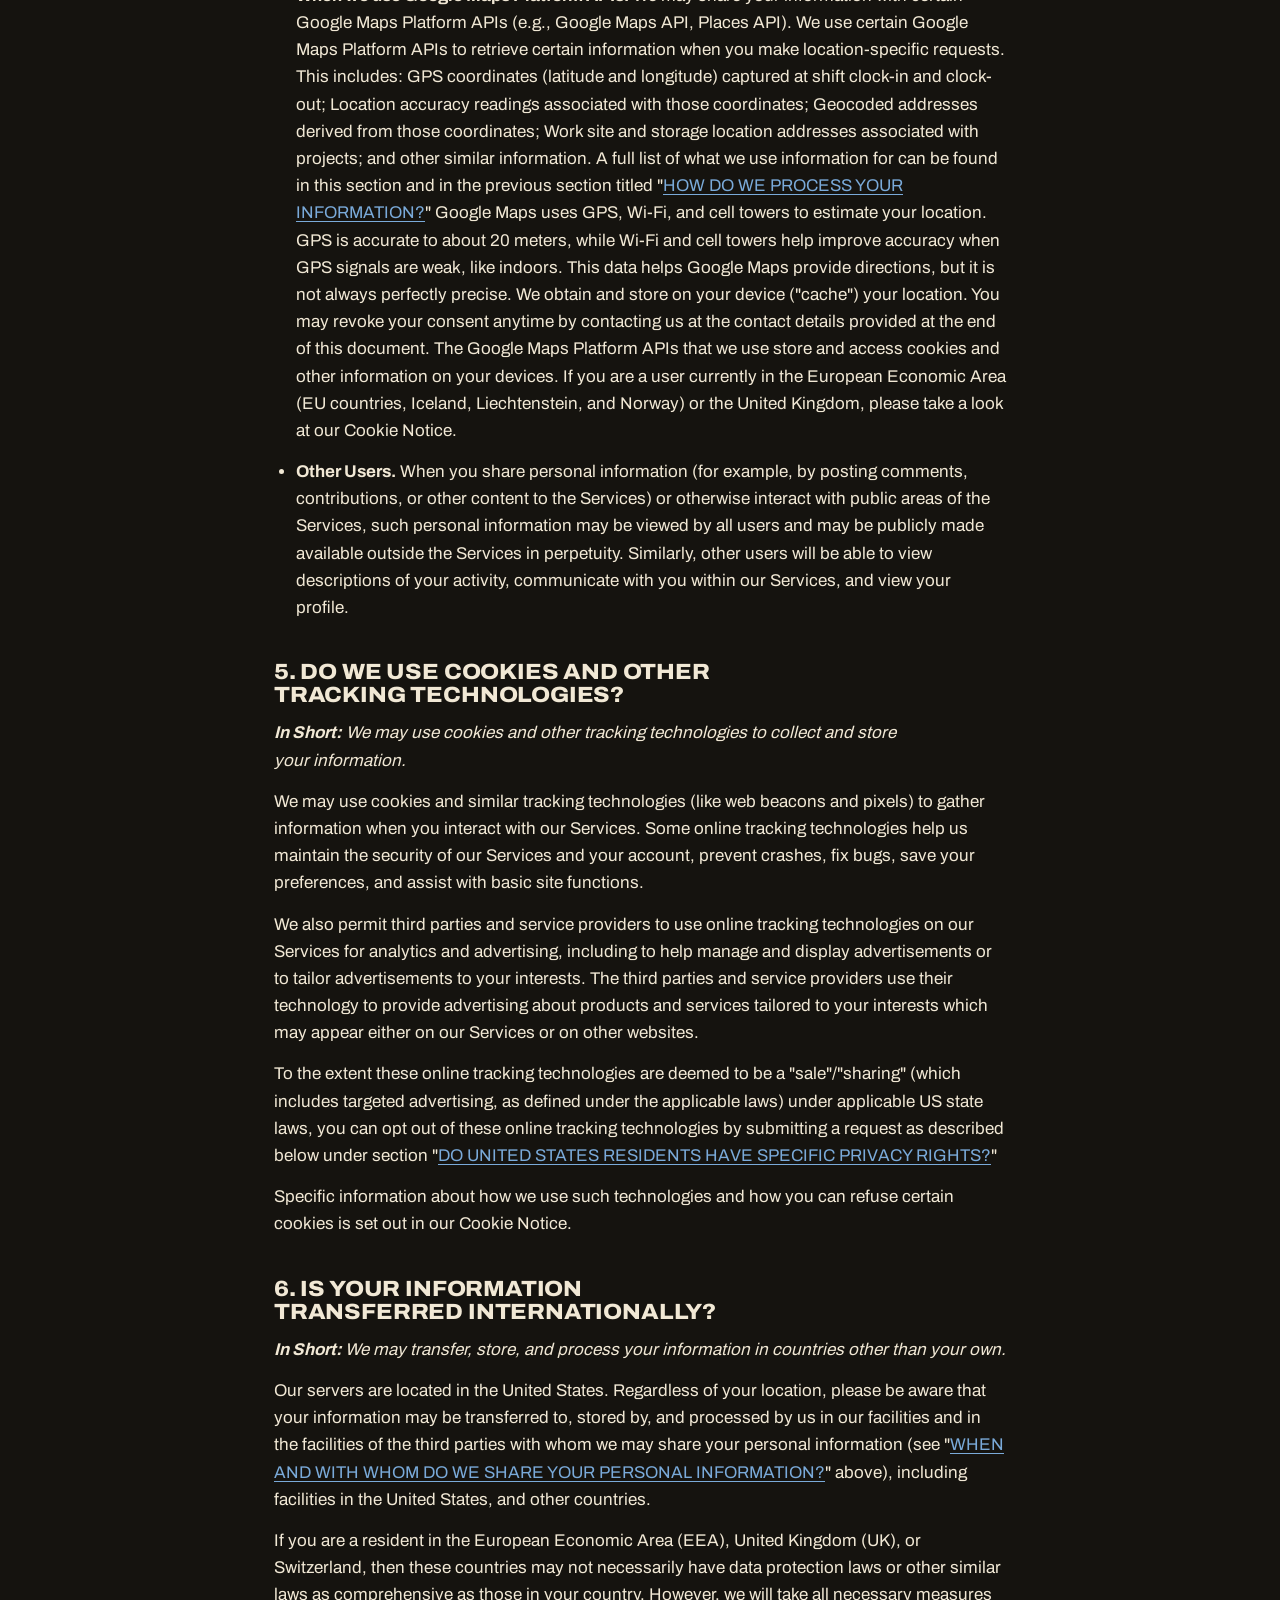
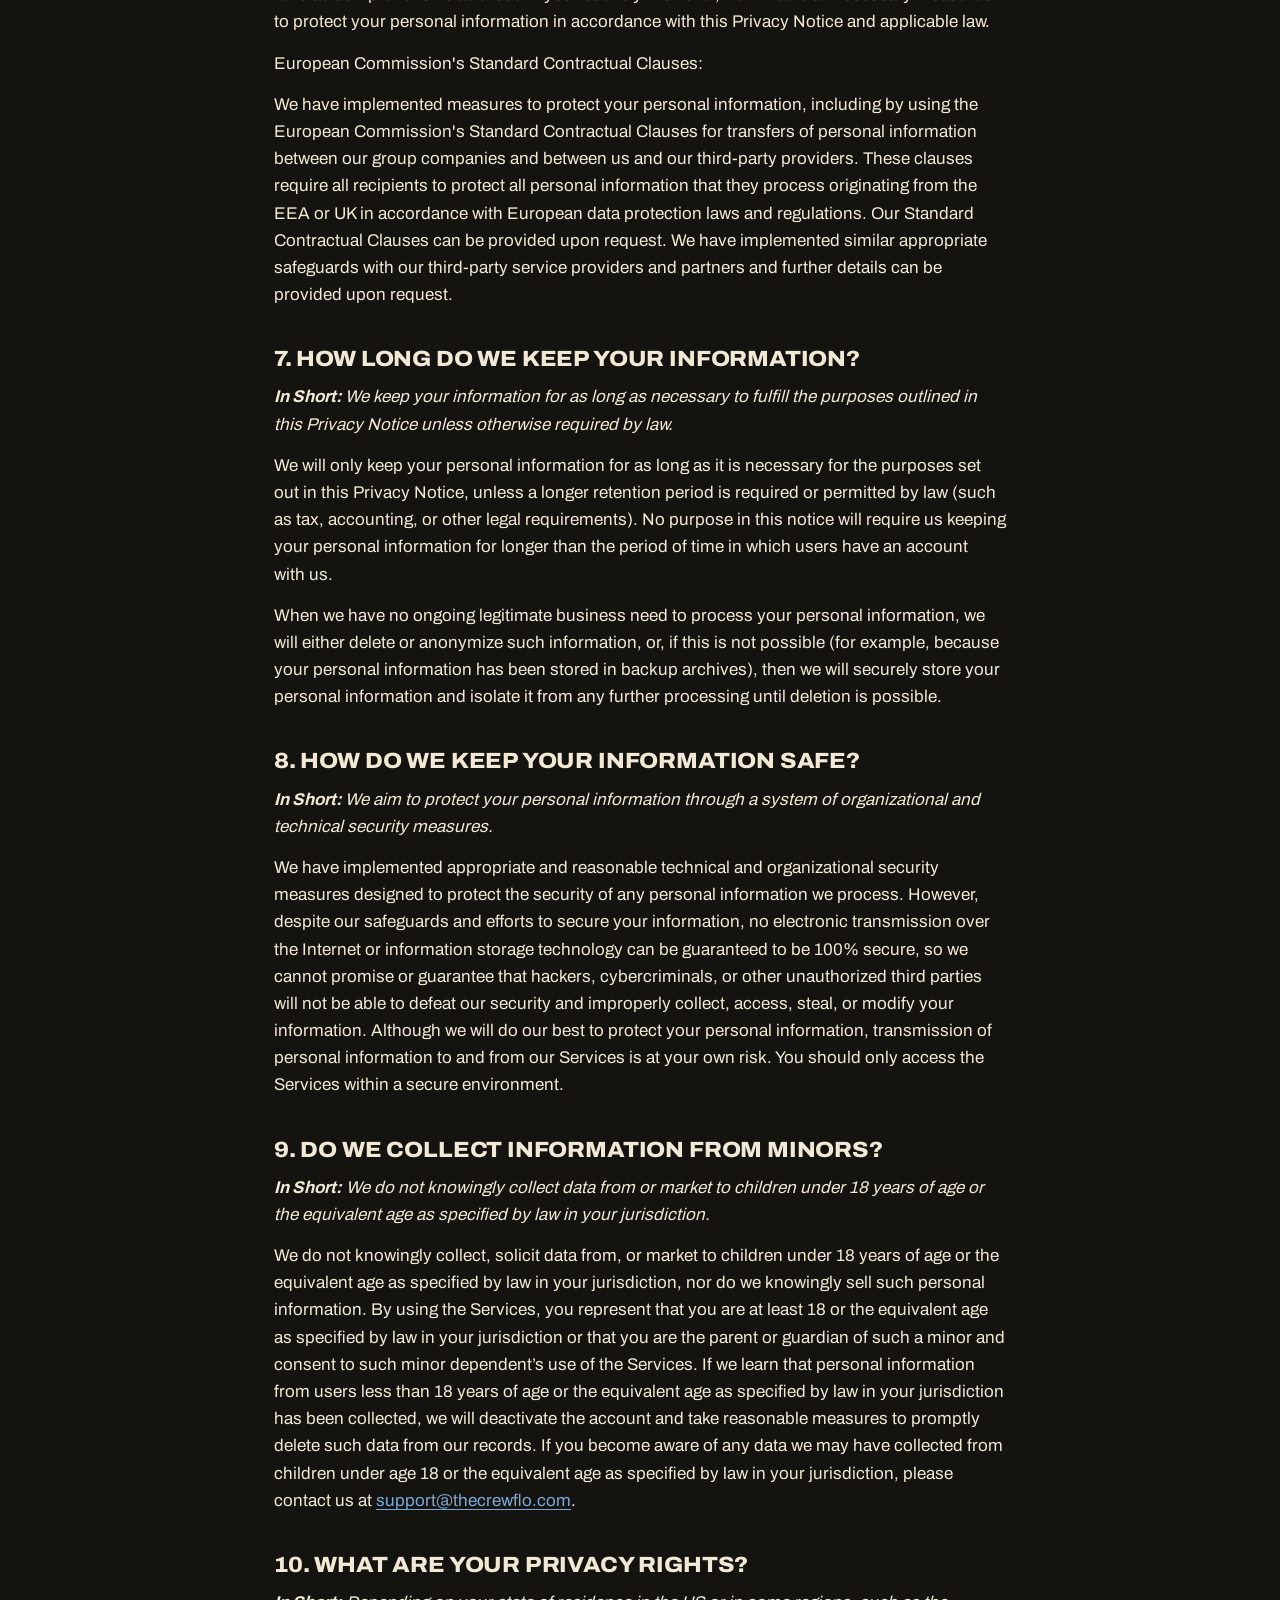
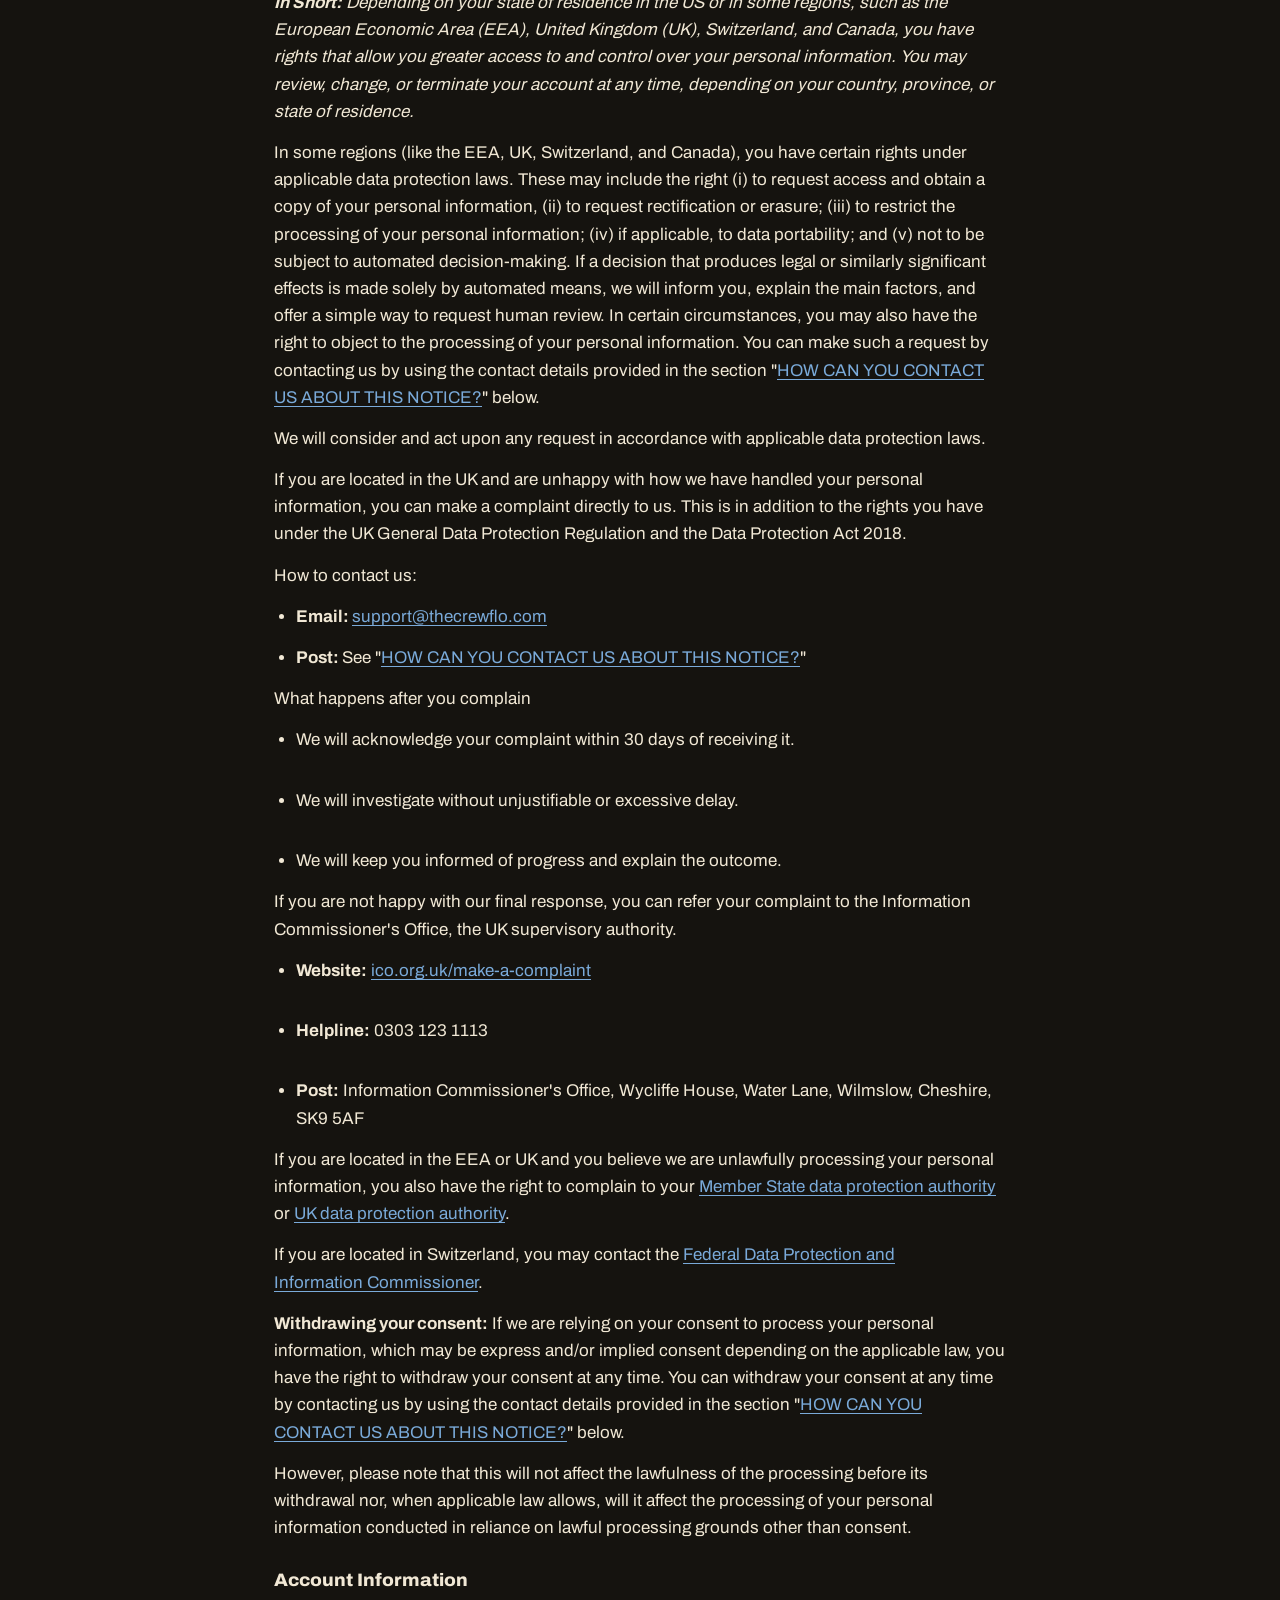
<file: privacy-policy/index.html>
<!doctype html>
<html lang="en">
<head>
  <meta charset="utf-8">
  <meta name="viewport" content="width=device-width, initial-scale=1">
  <title>Privacy policy | CrewFlo</title>
  <meta name="theme-color" content="#15130f">
  <link rel="icon" href="/favicon-32.png" type="image/png" sizes="32x32">
  <link rel="icon" href="/icon-192.png" type="image/png" sizes="192x192">
  <link rel="apple-touch-icon" href="/apple-touch-icon.png">
  <link rel="stylesheet" href="/styles.css">
</head>
<body>
  <a class="skip" href="#main">Skip to content</a>
  <header class="site-header">
    <div class="wrap">
      <a class="brand" href="/" aria-label="CrewFlo home">
        <img class="brand-mark" src="/img/logo-mark.png" width="83" height="96" alt="">
        CrewFlo
      </a>
      <div class="header-actions">
        <a class="signin-link" href="https://crewflo.vercel.app">Sign in</a>
        <a class="btn btn-gold btn-small" href="mailto:support@thecrewflo.com?subject=CrewFlo%20demo">Book a demo</a>
      </div>
    </div>
  </header>

  <main id="main" class="legal">
    <div class="wrap">
      <h1>Privacy policy</h1>
      <p class="updated">Last updated August 26, 2026</p>
      <div class="legal-body">
<p>This Privacy Notice for Mittan Technology LLC (doing business as CrewFlo) ("<strong>we</strong>," "<strong>us</strong>," or "<strong>our</strong>"), describes how and why we might access, collect, store, use, and/or share ("<strong>process</strong>") your personal information when you use our services ("<strong>Services</strong>"), including when you:</p><ul><li>Download and use our mobile application (CrewFlo), or any other application of ours that links to this Privacy Notice</li></ul><ul><li>Use CrewFlo. A mobile application used to help operations coordination while working on projects. Also helps track inventory and helps employee onboarding</li></ul><ul><li>Engage with us in other related ways, including any marketing or events</li></ul><p><strong>Questions or concerns? </strong>Reading this Privacy Notice will help you understand your privacy rights and choices. We are responsible for making decisions about how your personal information is processed. If you do not agree with our policies and practices, please do not use our Services. If you still have any questions or concerns, please contact us at <a href="mailto:support@thecrewflo.com">support@thecrewflo.com</a>.</p><h2>SUMMARY OF KEY POINTS</h2><p><strong><em>This summary provides key points from our Privacy Notice, but you can find out more details about any of these topics by clicking the link following each key point or by using our </em></strong><a href="#toc"><strong><em>table of contents</em></strong></a><strong><em> below to find the section you are looking for.</em></strong></p><p><strong>What personal information do we process?</strong> When you visit, use, or navigate our Services, we may process personal information depending on how you interact with us and the Services, the choices you make, and the products and features you use. Learn more about <a href="#personalinfo">personal information you disclose to us</a>.</p><p><strong>Do we process any sensitive personal information? </strong>Some of the information may be considered "special" or "sensitive" in certain jurisdictions, for example your racial or ethnic origins, sexual orientation, and religious beliefs. We do not process sensitive personal information.</p><p><strong>Do we collect any information from third parties?</strong> We may collect information from public databases, marketing partners, social media platforms, and other outside sources. Learn more about <a href="#othersources">information collected from other sources</a>.</p><p><strong>How do we process your information?</strong> We process your information to provide, improve, and administer our Services, communicate with you, for security and fraud prevention, and to comply with law. We may also process your information for other purposes with your consent. We process your information only when we have a valid legal reason to do so. Learn more about <a href="#infouse">how we process your information</a>.</p><p><strong>In what situations and with which parties do we share personal information?</strong> We may share information in specific situations and with specific third parties. Learn more about <a href="#whoshare">when and with whom we share your personal information</a>.</p><p><strong>How do we keep your information safe?</strong> We have adequate organizational and technical processes and procedures in place to protect your personal information. However, no electronic transmission over the internet or information storage technology can be guaranteed to be 100% secure, so we cannot promise or guarantee that hackers, cybercriminals, or other unauthorized third parties will not be able to defeat our security and improperly collect, access, steal, or modify your information. Learn more about <a href="#infosafe">how we keep your information safe</a>.</p><p><strong>What are your rights?</strong> Depending on where you are located geographically, the applicable privacy law may mean you have certain rights regarding your personal information. Learn more about <a href="#privacyrights">your privacy rights</a>.</p><p><strong>How do you exercise your rights?</strong> The easiest way to exercise your rights is by submitting a <a href="https://app.termly.io/dsar/cdfb67ec-3439-421b-bfce-921ee2cf9c0d" rel="noopener">data subject access request</a>, or by contacting us. We will consider and act upon any request in accordance with applicable data protection laws.</p><p>Want to learn more about what we do with any information we collect? <a href="#toc">Review the Privacy Notice in full</a>.</p><p><a id="toc"></a></p><h2>TABLE OF CONTENTS</h2><p><a href="#infocollect">1. WHAT INFORMATION DO WE COLLECT?</a></p><p><a href="#infouse">2. HOW DO WE PROCESS YOUR INFORMATION?</a></p><p><a href="#legalbases">3. WHAT LEGAL BASES DO WE RELY ON TO PROCESS YOUR PERSONAL INFORMATION?</a></p><p><a href="#whoshare">4. WHEN AND WITH WHOM DO WE SHARE YOUR PERSONAL INFORMATION?</a></p><p><a href="#cookies">5. DO WE USE COOKIES AND OTHER TRACKING TECHNOLOGIES?</a></p><p><a href="#intltransfers">6. IS YOUR INFORMATION TRANSFERRED INTERNATIONALLY?</a></p><p><a href="#inforetain">7. HOW LONG DO WE KEEP YOUR INFORMATION?</a></p><p><a href="#infosafe">8. HOW DO WE KEEP YOUR INFORMATION SAFE?</a></p><p><a href="#infominors">9. DO WE COLLECT INFORMATION FROM MINORS?</a></p><p><a href="#privacyrights">10. WHAT ARE YOUR PRIVACY RIGHTS?</a></p><p><a href="#DNT">11. CONTROLS FOR DO-NOT-TRACK FEATURES</a></p><p><a href="#uslaws">12. DO UNITED STATES RESIDENTS HAVE SPECIFIC PRIVACY RIGHTS?</a></p><p><a href="#otherlaws">13. DO OTHER REGIONS HAVE SPECIFIC PRIVACY RIGHTS?</a></p><p><a href="#clausea">14. ORGANIZATION ADMINISTRATION AND EMPLOYER ACCESS</a></p><p><a href="#policyupdates">15. DO WE MAKE UPDATES TO THIS NOTICE?</a></p><p><a href="#contact">16. HOW CAN YOU CONTACT US ABOUT THIS NOTICE?</a></p><p><a href="#request">17. HOW CAN YOU REVIEW, UPDATE, OR DELETE THE DATA WE COLLECT FROM YOU?</a></p><p><a id="infocollect"></a><a id="control"></a></p><h2>1. WHAT INFORMATION DO WE COLLECT?</h2><p><a id="personalinfo"></a></p><h3>Personal information you disclose to us</h3><p><strong><em>In Short:</em></strong><strong><em> </em></strong><em>We collect personal information that you provide to us.</em></p><p>We collect personal information that you voluntarily provide to us when you register on the Services, express an interest in obtaining information about us or our products and Services, when you participate in activities on the Services, or otherwise when you contact us.</p><p><strong>Personal Information Provided by You.</strong> The personal information that we collect depends on the context of your interactions with us and the Services, the choices you make, and the products and features you use. The personal information we collect may include the following:</p><ul><li>names</li></ul><ul><li>phone numbers</li></ul><ul><li>email addresses</li></ul><ul><li>passwords</li></ul><ul><li>organization name</li></ul><ul><li>organization member information</li></ul><ul><li>other information you provide</li></ul><ul><li>text entires</li></ul><ul><li>job titles</li></ul><ul><li>billing addresses</li></ul><ul><li>usernames</li></ul><ul><li>contact or authentication data</li></ul><ul><li>user input image data</li></ul><p><a id="sensitiveinfo"></a><strong>Sensitive Information.</strong> We do not process sensitive information.</p><p><strong>Payment Data.</strong> We may collect data necessary to process your payment if you choose to make purchases, such as your payment instrument number, and the security code associated with your payment instrument. All payment data is handled and stored by Stripe. You may find their privacy notice link(s) here: <a href="https://stripe.com/privacy" rel="noopener">https://stripe.com/privacy</a>.</p><p><strong>Application Data.</strong> If you use our application(s), we also may collect the following information if you choose to provide us with access or permission:</p><ul><li><em>Geolocation Information.</em> We may request access or permission to track location-based information from your mobile device, either continuously or while you are using our mobile application(s), to provide certain location-based services. If you wish to change our access or permissions, you may do so in your device's settings.</li></ul><ul><li><em>Mobile Device Access.</em> We may request access or permission to certain features from your mobile device, including your mobile device's camera, storage, and other features. If you wish to change our access or permissions, you may do so in your device's settings.</li></ul><ul><li><em>Mobile Device Data.</em> We automatically collect device information (such as your mobile device ID, model, and manufacturer), operating system, version information and system configuration information, device and application identification numbers, browser type and version, hardware model Internet service provider and/or mobile carrier, and Internet Protocol (IP) address (or proxy server). If you are using our application(s), we may also collect information about the phone network associated with your mobile device, your mobile device’s operating system or platform, the type of mobile device you use, your mobile device’s unique device ID, and information about the features of our application(s) you accessed.</li></ul><p>This information is primarily needed to maintain the security and operation of our application(s), for troubleshooting, and for our internal analytics and reporting purposes.</p><p>All personal information that you provide to us must be true, complete, and accurate, and you must notify us of any changes to such personal information.</p><h3>Information automatically collected</h3><p><strong><em>In Short:</em></strong><strong><em> </em></strong><em>Some information — such as your Internet Protocol (IP) address and/or browser and device characteristics — is collected automatically when you visit our Services.</em></p><p>We automatically collect certain information when you visit, use, or navigate the Services. This information does not reveal your specific identity (like your name or contact information) but may include device and usage information, such as your IP address, browser and device characteristics, operating system, language preferences, referring URLs, device name, country, location, information about how and when you use our Services, and other technical information. This information is primarily needed to maintain the security and operation of our Services, and for our internal analytics and reporting purposes.</p><p>Like many businesses, we also collect information through cookies and similar technologies. </p><p>The information we collect includes:</p><ul><li><em>Log and Usage Data.</em> Log and usage data is service-related, diagnostic, usage, and performance information our servers automatically collect when you access or use our Services and which we record in log files. Depending on how you interact with us, this log data may include your IP address, device information, browser type, and settings and information about your activity in the Services (such as the date/time stamps associated with your usage, pages and files viewed, searches, and other actions you take such as which features you use), device event information (such as system activity, error reports (sometimes called "crash dumps"), and hardware settings).</li></ul><ul><li><em>Device Data.</em> We collect device data such as information about your computer, phone, tablet, or other device you use to access the Services. Depending on the device used, this device data may include information such as your IP address (or proxy server), device and application identification numbers, location, browser type, hardware model, Internet service provider and/or mobile carrier, operating system, and system configuration information.</li></ul><ul><li><em>Location Data.</em> We collect location data such as information about your device's location, which can be either precise or imprecise. How much information we collect depends on the type and settings of the device you use to access the Services. For example, we may use GPS and other technologies to collect geolocation data that tells us your current location (based on your IP address). You can opt out of allowing us to collect this information either by refusing access to the information or by disabling your Location setting on your device. However, if you choose to opt out, you may not be able to use certain aspects of the Services.</li></ul><ul><li><em><em>Precise Location Data</em></em>. GPS location data collected at shift start and shift end for time and attendance verification.</li></ul><h3>Google API</h3><p>Our use of information received from Google APIs will adhere to <a href="https://developers.google.com/terms/api-services-user-data-policy" rel="noopener">Google API Services User Data Policy</a>, including the <a href="https://developers.google.com/terms/api-services-user-data-policy#limited-use" rel="noopener">Limited Use requirements</a>. <br/></p><p><a id="othersources"></a></p><h3>Information collected from other sources</h3><p><strong><em>In Short: </em></strong><em>We may collect limited data from public databases, marketing partners, <em></em>and other outside sources.</em></p><p>In order to enhance our ability to provide relevant marketing, offers, and services to you and update our records, we may obtain information about you from other sources, such as public databases, joint marketing partners, affiliate programs, data providers, and from other third parties. This information includes mailing addresses, job titles, email addresses, phone numbers, intent data (or user behavior data), Internet Protocol (IP) addresses, social media profiles, social media URLs, and custom profiles, for purposes of targeted advertising and event promotion.</p><p><a id="infouse"></a><a id="control"></a></p><h2>2. HOW DO WE PROCESS YOUR INFORMATION?</h2><p><strong><em>In Short: </em></strong><em>We process your information to provide, improve, and administer our Services, communicate with you, for security and fraud prevention, and to comply with law. We process the personal information for the following purposes listed below. We may also process your information for other purposes only with your prior explicit consent.</em></p><p><strong>We process your personal information for a variety of reasons, depending on how you interact with our Services, including:</strong></p><ul><li><strong>To facilitate account creation and authentication and otherwise manage user accounts. </strong>We may process your information so you can create and log in to your account, as well as keep your account in working order.</li></ul><ul><li><strong>To deliver and facilitate delivery of services to the user. </strong>We may process your information to provide you with the requested service.</li></ul><ul><li><strong>To respond to user inquiries/offer support to users. </strong>We may process your information to respond to your inquiries and solve any potential issues you might have with the requested service.</li></ul><ul><li><strong>To send administrative information to you. </strong>We may process your information to send you details about our products and services, changes to our terms and policies, and other similar information.</li></ul><ul><li><strong>To fulfill and manage your orders.</strong> We may process your information to fulfill and manage your orders, payments, returns, and exchanges made through the Services.</li></ul><ul><li><strong>To enable user-to-user communications. </strong>We may process your information if you choose to use any of our offerings that allow for communication with another user.</li></ul><ul><li><strong>To protect our Services.</strong> We may process your information as part of our efforts to keep our Services safe and secure, including fraud monitoring and prevention.</li></ul><ul><li><strong>To identify usage trends.</strong> We may process information about how you use our Services to better understand how they are being used so we can improve them.</li></ul><ul><li><strong>To save or protect an individual's vital interest.</strong> We may process your information when necessary to save or protect an individual’s vital interest, such as to prevent harm. </li></ul><ul><li><strong>User Account Creation and Authentication</strong><strong>.</strong> To create and manage user accounts and authentication.</li></ul><ul><li><strong>Organization Membership and Authorization Controls</strong><strong>.</strong> To manage organization membership, roles/permissions, and access to organization data.</li></ul><ul><li><strong>Subscription Processing and Billing Administration</strong><strong>.</strong> To process subscriptions and maintain billing/subscription status.</li></ul><ul><li><strong>Tap to call</strong><strong>.</strong> To enable core app functionality, including user-initiated “tap-to-call” actions that open the device’s phone dialer without accessing contacts or call data.</li></ul><ul><li><strong>Tap to email</strong><strong>.</strong> To enable user-initiated “tap-to-email” actions that open the device’s email application without accessing email content or contacts.</li></ul><ul><li><strong>Time and Attendance Tracking</strong><strong>.</strong> To record shift start and end times and the associated GPS location for payroll, job costing, and attendance verification on behalf of the user's employer.</li></ul><ul><li><strong>Tool, equipment, and materials tracking</strong><strong>.</strong> To record which users check out, return, or relocate tools, equipment, and materials, so organizations can track the custody and location of their assets.</li></ul><ul><li><strong>Task and project assignment</strong><strong>.</strong> To assign users to tasks, teams, projects, and work sites, and to record task and project activity.</li></ul><ul><li><strong>To maintain security and prevent fraud/abuse</strong><strong>.</strong> “We use certain information (such as account identifiers, device/log data, and activity records) to detect suspicious activity, prevent unauthorized access, and protect our Services and users.”</li></ul><ul><li><strong>To debug, monitor performance, and prevent outages</strong><strong>.</strong> “We use technical and usage information (such as error reports and log data) to troubleshoot issues, monitor performance, and improve the reliability of the app.”</li></ul><ul><li><strong>To enforce our Terms and protect our rights</strong><strong>.</strong> “We use account and activity information to investigate potential violations, respond to disputes, and take steps to prevent misuse of our Services.”</li></ul><ul><li><strong>To keep audit logs for organizational accountability</strong><strong>.</strong> “We keep records of important actions taken in the app (such as tool check-in/check-out and task-related activity) so organizations can maintain accountability and resolve issues.”</li></ul><p><a id="legalbases"></a></p><h2>3. WHAT LEGAL BASES DO WE RELY ON TO PROCESS YOUR INFORMATION?</h2><p><em><strong>In Short: </strong>We only process your personal information when we believe it is necessary and we have a valid legal reason (i.e., legal basis) to do so under applicable law, like with your consent, to comply with laws, to provide you with services to enter into or fulfill our contractual obligations, to protect your rights, or to fulfill our legitimate business interests.</em></p><p><em><strong>If you are located in the EU or UK, this section applies to you.</strong></em></p><p>The General Data Protection Regulation (GDPR) and UK GDPR require us to explain the valid legal bases we rely on in order to process your personal information. As such, we may rely on the following legal bases to process your personal information:</p><ul><li><strong>Consent. </strong>We may process your information if you have given us permission (i.e., consent) to use your personal information for a specific purpose. You can withdraw your consent at any time. Learn more about <a href="#withdrawconsent">withdrawing your consent</a>.</li></ul><ul><li><strong>Performance of a Contract.</strong> We may process your personal information when we believe it is necessary to fulfill our contractual obligations to you, including providing our Services or at your request prior to entering into a contract with you.</li></ul><ul><li><strong>Legitimate Interests.</strong> We may process your information when we believe it is reasonably necessary to achieve our legitimate business interests and those interests do not outweigh your interests and fundamental rights and freedoms. For example, we may process your personal information for some of the purposes described in order to:</li></ul><ul><li>Analyze how our Services are used so we can improve them to engage and retain users</li></ul><ul><li>Diagnose problems and/or prevent fraudulent activities</li></ul><ul><li>In order to protect our Services, users, and organizations from unauthorized access, misuse, and fraudulent activity, and to keep the platform safe and reliable.</li></ul><ul><li>In order to diagnose errors, monitor performance, and improve stability so we can provide a consistent, reliable user experience.</li></ul><ul><li>In order to detect and address violations of our Terms, prevent misuse, and protect our legal rights and the rights of our users and organizations.</li></ul><ul><li>In order to maintain accurate records of key actions (such as tool check-in/check-out and task activity) so organizations can manage access, investigate issues, and resolve disputes fairly.</li></ul><ul><li><strong>Legal Obligations.</strong> We may process your information where we believe it is necessary for compliance with our legal obligations, such as to cooperate with a law enforcement body or regulatory agency, exercise or defend our legal rights, or disclose your information as evidence in litigation in which we are involved.<br/></li></ul><ul><li><strong>Vital Interests.</strong> We may process your information where we believe it is necessary to protect your vital interests or the vital interests of a third party, such as situations involving potential threats to the safety of any person.</li></ul><p><strong><em>If you are located in Canada, this section applies to you.</em></strong></p><p>We may process your information if you have given us specific permission (i.e., express consent) to use your personal information for a specific purpose, or in situations where your permission can be inferred (i.e., implied consent). You can <a href="#withdrawconsent">withdraw your consent</a> at any time.</p><p>In some exceptional cases, we may be legally permitted under applicable law to process your information without your consent, including, for example:</p><ul><li>If collection is clearly in the interests of an individual and consent cannot be obtained in a timely way</li></ul><ul><li>For investigations and fraud detection and prevention</li></ul><ul><li>For business transactions provided certain conditions are met</li></ul><ul><li>If it is contained in a witness statement and the collection is necessary to assess, process, or settle an insurance claim</li></ul><ul><li>For identifying injured, ill, or deceased persons and communicating with next of kin</li></ul><ul><li>If we have reasonable grounds to believe an individual has been, is, or may be victim of financial abuse</li></ul><ul><li>If it is reasonable to expect collection and use with consent would compromise the availability or the accuracy of the information and the collection is reasonable for purposes related to investigating a breach of an agreement or a contravention of the laws of Canada or a province</li></ul><ul><li>If disclosure is required to comply with a subpoena, warrant, court order, or rules of the court relating to the production of records</li></ul><ul><li>If it was produced by an individual in the course of their employment, business, or profession and the collection is consistent with the purposes for which the information was produced</li></ul><ul><li>If the collection is solely for journalistic, artistic, or literary purposes</li></ul><ul><li>If the information is publicly available and is specified by the regulations</li></ul><ul><li>We may disclose de-identified information for approved research or statistics projects, subject to ethics oversight and confidentiality commitments</li></ul><p><a id="whoshare"></a><a id="control"></a></p><h2>4. WHEN AND WITH WHOM DO WE SHARE YOUR PERSONAL INFORMATION?</h2><p><strong><em>In Short:</em></strong><em> We may share information in specific situations described in this section and/or with the following third parties.</em></p><p><strong>Vendors, Consultants, and Other Third-Party Service Providers.</strong> We may share your data with third-party vendors, service providers, contractors, or agents ("<strong>third parties</strong>") who perform services for us or on our behalf and require access to such information to do that work. We have contracts in place with our third parties, which are designed to help safeguard your personal information. This means that they cannot do anything with your personal information unless we have instructed them to do it. They will also not share your personal information with any organization apart from us. They also commit to protect the data they hold on our behalf and to retain it for the period we instruct. </p><p>The third parties we may share personal information with are as follows:</p><ul><li><strong>Content Optimization</strong></li></ul><p>Google Maps (links/embedded maps)</p><ul><li><strong>Functionality and Infrastructure Optimization</strong></li></ul><p>Supabase and Termly.io</p><ul><li><strong>Invoice and Billing</strong></li></ul><p>Stripe</p><ul><li><strong>User Account Registration and Authentication</strong></li></ul><p>Supabase Auth</p><ul><li><strong>Website Hosting</strong></li></ul><p>Vercel</p><ul><li><strong>Website Testing</strong></li></ul><p>Google Play Console</p><ul><li><strong>Translation</strong></li></ul><p>Google Cloud Translation API</p><ul><li><strong>Mapping, Geocoding, and Location Services</strong></li></ul><p>Google Maps Platform, OpenStreetMap Foundation</p><p>We also may need to share your personal information in the following situations:</p><ul><li><strong>Business Transfers.</strong> We may share or transfer your information in connection with, or during negotiations of, any merger, sale of company assets, financing, or acquisition of all or a portion of our business to another company.</li></ul><ul><li><strong>When we use Google Maps Platform APIs.</strong> We may share your information with certain Google Maps Platform APIs (e.g., Google Maps API, Places API). We use certain Google Maps Platform APIs to retrieve certain information when you make location-specific requests. This includes: GPS coordinates (latitude and longitude) captured at shift clock-in and clock-out; Location accuracy readings associated with those coordinates; Geocoded addresses derived from those coordinates; Work site and storage location addresses associated with projects; and other similar information. A full list of what we use information for can be found in this section and in the previous section titled "<a href="#infouse">HOW DO WE PROCESS YOUR INFORMATION?</a>" Google Maps uses GPS, Wi-Fi, and cell towers to estimate your location. GPS is accurate to about 20 meters, while Wi-Fi and cell towers help improve accuracy when GPS signals are weak, like indoors. This data helps Google Maps provide directions, but it is not always perfectly precise. We obtain and store on your device ("cache") your location. You may revoke your consent anytime by contacting us at the contact details provided at the end of this document. The Google Maps Platform APIs that we use store and access cookies and other information on your devices. If you are a user currently in the European Economic Area (EU countries, Iceland, Liechtenstein, and Norway) or the United Kingdom, please take a look at our Cookie Notice.</li></ul><ul><li><strong>Other Users.</strong> When you share personal information (for example, by posting comments, contributions, or other content to the Services) or otherwise interact with public areas of the Services, such personal information may be viewed by all users and may be publicly made available outside the Services in perpetuity. Similarly, other users will be able to view descriptions of your activity, communicate with you within our Services, and view your profile.</li></ul><p><a id="cookies"></a><a id="control"></a></p><h2>5. DO WE USE COOKIES AND OTHER TRACKING TECHNOLOGIES?</h2><p><strong><em>In Short:</em></strong><em> We may use cookies and other tracking technologies to collect and store your information.</em></p><p>We may use cookies and similar tracking technologies (like web beacons and pixels) to gather information when you interact with our Services. Some online tracking technologies help us maintain the security of our Services and your account, prevent crashes, fix bugs, save your preferences, and assist with basic site functions.</p><p>We also permit third parties and service providers to use online tracking technologies on our Services for analytics and advertising, including to help manage and display advertisements or to tailor advertisements to your interests. The third parties and service providers use their technology to provide advertising about products and services tailored to your interests which may appear either on our Services or on other websites.</p><p>To the extent these online tracking technologies are deemed to be a "sale"/"sharing" (which includes targeted advertising, as defined under the applicable laws) under applicable US state laws, you can opt out of these online tracking technologies by submitting a request as described below under section "<a href="#uslaws">DO UNITED STATES RESIDENTS HAVE SPECIFIC PRIVACY RIGHTS?</a>"</p><p>Specific information about how we use such technologies and how you can refuse certain cookies is set out in our Cookie Notice.</p><p><a id="intltransfers"></a><a id="control"></a></p><h2>6. IS YOUR INFORMATION TRANSFERRED INTERNATIONALLY?</h2><p><strong><em>In Short: </em></strong><em>We may transfer, store, and process your information in countries other than your own.</em></p><p>Our servers are located in the United States. Regardless of your location, please be aware that your information may be transferred to, stored by, and processed by us in our facilities and in the facilities of the third parties with whom we may share your personal information (see "<a href="#whoshare">WHEN AND WITH WHOM DO WE SHARE YOUR PERSONAL INFORMATION?</a>" above), including facilities in the United States, and other countries.</p><p>If you are a resident in the European Economic Area (EEA), United Kingdom (UK), or Switzerland, then these countries may not necessarily have data protection laws or other similar laws as comprehensive as those in your country. However, we will take all necessary measures to protect your personal information in accordance with this Privacy Notice and applicable law.</p><p>European Commission's Standard Contractual Clauses:</p><p>We have implemented measures to protect your personal information, including by using the European Commission's Standard Contractual Clauses for transfers of personal information between our group companies and between us and our third-party providers. These clauses require all recipients to protect all personal information that they process originating from the EEA or UK in accordance with European data protection laws and regulations. Our Standard Contractual Clauses can be provided upon request. We have implemented similar appropriate safeguards with our third-party service providers and partners and further details can be provided upon request.</p><p><a id="inforetain"></a><a id="control"></a></p><h2>7. HOW LONG DO WE KEEP YOUR INFORMATION?</h2><p><strong><em>In Short: </em></strong><em>We keep your information for as long as necessary to fulfill the purposes outlined in this Privacy Notice unless otherwise required by law.</em></p><p>We will only keep your personal information for as long as it is necessary for the purposes set out in this Privacy Notice, unless a longer retention period is required or permitted by law (such as tax, accounting, or other legal requirements). No purpose in this notice will require us keeping your personal information for longer than the period of time in which users have an account with us.</p><p>When we have no ongoing legitimate business need to process your personal information, we will either delete or anonymize such information, or, if this is not possible (for example, because your personal information has been stored in backup archives), then we will securely store your personal information and isolate it from any further processing until deletion is possible.</p><p><a id="infosafe"></a><a id="control"></a></p><h2>8. HOW DO WE KEEP YOUR INFORMATION SAFE?</h2><p><strong><em>In Short: </em></strong><em>We aim to protect your personal information through a system of organizational and technical security measures.</em></p><p>We have implemented appropriate and reasonable technical and organizational security measures designed to protect the security of any personal information we process. However, despite our safeguards and efforts to secure your information, no electronic transmission over the Internet or information storage technology can be guaranteed to be 100% secure, so we cannot promise or guarantee that hackers, cybercriminals, or other unauthorized third parties will not be able to defeat our security and improperly collect, access, steal, or modify your information. Although we will do our best to protect your personal information, transmission of personal information to and from our Services is at your own risk. You should only access the Services within a secure environment.</p><p><a id="infominors"></a><a id="control"></a></p><h2>9. DO WE COLLECT INFORMATION FROM MINORS?</h2><p><strong><em>In Short:</em></strong><em> We do not knowingly collect data from or market to children under 18 years of age or the equivalent age as specified by law in your jurisdiction.</em></p><p>We do not knowingly collect, solicit data from, or market to children under 18 years of age or the equivalent age as specified by law in your jurisdiction, nor do we knowingly sell such personal information. By using the Services, you represent that you are at least 18 or the equivalent age as specified by law in your jurisdiction or that you are the parent or guardian of such a minor and consent to such minor dependent’s use of the Services. If we learn that personal information from users less than 18 years of age or the equivalent age as specified by law in your jurisdiction has been collected, we will deactivate the account and take reasonable measures to promptly delete such data from our records. If you become aware of any data we may have collected from children under age 18 or the equivalent age as specified by law in your jurisdiction, please contact us at <a href="mailto:support@thecrewflo.com">support@thecrewflo.com</a>.</p><p><a id="privacyrights"></a><a id="control"></a></p><h2>10. WHAT ARE YOUR PRIVACY RIGHTS?</h2><p><strong><em>In Short:</em></strong><em> <em></em>Depending on your state of residence in the US or in some regions, such as the European Economic Area (EEA), United Kingdom (UK), Switzerland, and Canada, you have rights that allow you greater access to and control over your personal information.<em></em> You may review, change, or terminate your account at any time, depending on your country, province, or state of residence.</em></p><p>In some regions (like the EEA, UK, Switzerland, and Canada), you have certain rights under applicable data protection laws. These may include the right (i) to request access and obtain a copy of your personal information, (ii) to request rectification or erasure; (iii) to restrict the processing of your personal information; (iv) if applicable, to data portability; and (v) not to be subject to automated decision-making. If a decision that produces legal or similarly significant effects is made solely by automated means, we will inform you, explain the main factors, and offer a simple way to request human review. In certain circumstances, you may also have the right to object to the processing of your personal information. You can make such a request by contacting us by using the contact details provided in the section "<a href="#contact">HOW CAN YOU CONTACT US ABOUT THIS NOTICE?</a>" below.</p><p>We will consider and act upon any request in accordance with applicable data protection laws.</p><p>If you are located in the UK and are unhappy with how we have handled your personal information, you can make a complaint directly to us. This is in addition to the rights you have under the UK General Data Protection Regulation and the Data Protection Act 2018.</p><p>How to contact us:</p><ul><li><strong>Email: </strong><a href="mailto:support@thecrewflo.com">support@thecrewflo.com</a><br/></li></ul><ul><li><strong>Post: </strong>See "<a href="#contact">HOW CAN YOU CONTACT US ABOUT THIS NOTICE?</a>" <br/></li></ul><p>What happens after you complain<br/></p><ul><li>We will acknowledge your complaint within 30 days of receiving it.<br/><br/></li><li>We will investigate without unjustifiable or excessive delay.<br/><br/></li><li>We will keep you informed of progress and explain the outcome.<br/></li></ul><p>If you are not happy with our final response, you can refer your complaint to the Information Commissioner's Office, the UK supervisory authority.<br/></p><ul><li><strong>Website:</strong> <a href="http://ico.org.uk/make-a-complaint" rel="noopener">ico.org.uk/make-a-complaint</a><br/><br/></li><li><strong>Helpline:</strong> 0303 123 1113<br/><br/></li><li><strong>Post:</strong> Information Commissioner's Office, Wycliffe House, Water Lane, Wilmslow, Cheshire, SK9 5AF</li></ul><p>If you are located in the EEA or UK and you believe we are unlawfully processing your personal information, you also have the right to complain to your <a href="https://ec.europa.eu/justice/data-protection/bodies/authorities/index_en.htm" rel="noopener">Member State data protection authority</a> or <a href="https://ico.org.uk/make-a-complaint/data-protection-complaints/data-protection-complaints/" rel="noopener">UK data protection authority</a>.</p><p>If you are located in Switzerland, you may contact the <a href="https://www.edoeb.admin.ch/edoeb/en/home.html" rel="noopener">Federal Data Protection and Information Commissioner</a>.</p><p><a id="withdrawconsent"></a><strong>Withdrawing your consent:</strong> If we are relying on your consent to process your personal information, which may be express and/or implied consent depending on the applicable law, you have the right to withdraw your consent at any time. You can withdraw your consent at any time by contacting us by using the contact details provided in the section "<a href="#contact">HOW CAN YOU CONTACT US ABOUT THIS NOTICE?</a>" below.</p><p>However, please note that this will not affect the lawfulness of the processing before its withdrawal nor, when applicable law allows, will it affect the processing of your personal information conducted in reliance on lawful processing grounds other than consent.</p><h3>Account Information</h3><p>If you would at any time like to review or change the information in your account or terminate your account, you can:</p><ul><li>Log in to your account settings and update your user account.</li></ul><ul><li>Contact us using the contact information provided.</li></ul><p>Upon your request to terminate your account, we will deactivate or delete your account and information from our active databases. However, we may retain some information in our files to prevent fraud, troubleshoot problems, assist with any investigations, enforce our legal terms and/or comply with applicable legal requirements.</p><p><strong>Cookies and similar technologies:</strong> Most Web browsers are set to accept cookies by default. If you prefer, you can usually choose to set your browser to remove cookies and to reject cookies. If you choose to remove cookies or reject cookies, this could affect certain features or services of our Services. </p><p>If you have questions or comments about your privacy rights, you may email us at <a href="mailto:support@thecrewflo.com">support@thecrewflo.com</a>.</p><p><a id="DNT"></a><a id="control"></a></p><h2>11. CONTROLS FOR DO-NOT-TRACK FEATURES</h2><p>Most web browsers and some mobile operating systems and mobile applications include a Do-Not-Track ("DNT") feature or setting you can activate to signal your privacy preference not to have data about your online browsing activities monitored and collected. At this stage, no uniform technology standard for recognizing and implementing DNT signals has been finalized. As such, we do not currently respond to DNT browser signals or any other mechanism that automatically communicates your choice not to be tracked online. If a standard for online tracking is adopted that we must follow in the future, we will inform you about that practice in a revised version of this Privacy Notice.</p><p>California law requires us to let you know how we respond to web browser DNT signals. Because there currently is not an industry or legal standard for recognizing or honoring DNT signals, we do not respond to them at this time.</p><p><a id="uslaws"></a><a id="control"></a></p><h2>12. DO UNITED STATES RESIDENTS HAVE SPECIFIC PRIVACY RIGHTS?</h2><p><strong><em>In Short: </em></strong><em>If you are a resident of California, Colorado, Connecticut, Delaware, Florida, Indiana, Iowa, Kentucky, Maryland, Minnesota, Montana, Nebraska, New Hampshire, New Jersey, Oregon, Rhode Island, Tennessee, Texas, Utah, or Virginia, you may have the right to request access to and receive details about the personal information we maintain about you and how we have processed it, correct inaccuracies, get a copy of, or delete your personal information. You may also have the right to withdraw your consent to our processing of your personal information. These rights may be limited in some circumstances by applicable law. More information is provided below.</em></p><h3>Categories of Personal Information We Collect</h3><p>The table below shows the categories of personal information we have collected in the past twelve (12) months. The table includes illustrative examples of each category and does not reflect the personal information we collect from you. For a comprehensive inventory of all personal information we process, please refer to the section "<a href="#infocollect">WHAT INFORMATION DO WE COLLECT?</a>"</p><div class="table-wrap"><table><thead><tr><th><strong>Category</strong></th><th><strong>Examples</strong></th><th><strong>Collected</strong></th></tr></thead><tbody><tr><td><p>A. Identifiers</p></td><td><p>Contact details, such as real name, alias, postal address, telephone or mobile contact number, unique personal identifier, online identifier, Internet Protocol address, email address, and account name</p></td><td><p>YES</p></td></tr></tbody></table></div><div class="table-wrap"><table><tbody><tr><td><p>B. Personal information as defined in the California Customer Records statute</p></td><td><p>Name, contact information, education, employment, employment history, and financial information</p></td><td><p>YES</p></td></tr></tbody></table></div><div class="table-wrap"><table><tbody><tr><td><p>C. Protected classification characteristics under state or federal law</p></td><td><p>Gender, age, date of birth, race and ethnicity, national origin, marital status, and other demographic data</p></td><td><p>NO</p></td></tr><tr><td><p>D. Commercial information</p></td><td><p>Transaction information, purchase history, financial details, and payment information</p></td><td><p>YES</p></td></tr><tr><td><p>E. Biometric information</p></td><td><p>Fingerprints and voiceprints</p></td><td><p>NO</p></td></tr><tr><td><p>F. Internet or other similar network activity</p></td><td><p>Browsing history, search history, online behavior, interest data, and interactions with our and other websites, applications, systems, and advertisements</p></td><td><p>YES</p></td></tr><tr><td><p>G. Geolocation data</p></td><td><p>Device location</p></td><td><p>YES</p></td></tr><tr><td><p>H. Audio, electronic, sensory, or similar information</p></td><td><p>Images and audio, video or call recordings created in connection with our business activities</p></td><td><p>NO</p></td></tr><tr><td><p>I. Professional or employment-related information</p></td><td><p>Business contact details in order to provide you our Services at a business level or job title, work history, and professional qualifications if you apply for a job with us</p></td><td><p>YES</p></td></tr><tr><td><p>J. Education Information</p></td><td><p>Student records and directory information</p></td><td><p>NO</p></td></tr><tr><td><p>K. Inferences drawn from collected personal information</p></td><td><p>Inferences drawn from any of the collected personal information listed above to create a profile or summary about, for example, an individual’s preferences and characteristics</p></td><td><p>NO</p></td></tr><tr><td>L. Sensitive personal Information</td><td></td><td><p>NO</p></td></tr></tbody></table></div><p>We may also collect other personal information outside of these categories through instances where you interact with us in person, online, or by phone or mail in the context of:</p><ul><li>Receiving help through our customer support channels;</li></ul><ul><li>Participation in customer surveys or contests; and</li></ul><ul><li>Facilitation in the delivery of our Services and to respond to your inquiries.</li></ul><p>We will use and retain the collected personal information as needed to provide the Services or for:</p><ul><li>Category A - As long as the user has an account with us</li></ul><ul><li>Category B - As long as the user has an account with us</li></ul><ul><li>Category D - As long as the user has an account with us</li></ul><ul><li>Category F - As long as the user has an account with us</li></ul><ul><li>Category G - Geolocation data is retained in identifiable form for the duration of the user's association with the organization that administers their account, and for a period thereafter as necessary to maintain payroll, attendance, and job costing records. After that period, geolocation records are de-identified or deleted.</li></ul><ul><li>Category I - Retained for the duration of the user's association with the organization that administers their account, and thereafter as necessary to maintain payroll, attendance, and job costing records or as required by applicable law.</li></ul><h3>Sources of Personal Information</h3><p>Learn more about the sources of personal information we collect in "<a href="#infocollect">WHAT INFORMATION DO WE COLLECT?</a>"</p><h3>How We Use and Share Personal Information</h3><p>Learn more about how we use your personal information in the section, "<a href="#infouse">HOW DO WE PROCESS YOUR INFORMATION?</a>"</p><p><strong>Will your information be shared with anyone else?</strong></p><p>We may disclose your personal information with our service providers pursuant to a written contract between us and each service provider. Learn more about how we disclose personal information to in the section, "<a href="#whoshare">WHEN AND WITH WHOM DO WE SHARE YOUR PERSONAL INFORMATION?</a>"</p><p>We may use your personal information for our own business purposes, such as for undertaking internal research for technological development and demonstration. This is not considered to be "selling" of your personal information.</p><p>We have not sold or shared any personal information to third parties for a business or commercial purpose in the preceding twelve (12) months. We have disclosed the following categories of personal information to third parties for a business or commercial purpose in the preceding twelve (12) months:</p><ul><li>Category A. Identifiers</li></ul><ul><li>Category B. Personal information as defined in the California Customer Records law</li></ul><ul><li>Category G. Geolocation data</li></ul><ul><li>Category I. Professional or employment-related information</li></ul><p>The categories of third parties to whom we disclosed personal information for a business or commercial purpose can be found under "<a href="#whoshare">WHEN AND WITH WHOM DO WE SHARE YOUR PERSONAL INFORMATION?</a>"</p><h3>Your Rights</h3><p>You have rights under certain US state data protection laws. However, these rights are not absolute, and in certain cases, we may decline your request as permitted by law. These rights include:</p><ul><li><strong>Right to know</strong> whether or not we are processing your personal data</li></ul><ul><li><strong>Right to access </strong>your personal data</li></ul><ul><li><strong>Right to correct </strong>inaccuracies in your personal data</li></ul><ul><li><strong>Right to request</strong> the deletion of your personal data</li></ul><ul><li><strong>Right to obtain a copy </strong>of the personal data you previously shared with us</li></ul><ul><li><strong>Right to non-discrimination</strong> for exercising your rights</li></ul><ul><li><strong>Right to opt out</strong> of the processing of your personal data if it is used for targeted advertising (or sharing as defined under California’s privacy law), the sale of personal data, or profiling in furtherance of decisions that produce legal or similarly significant effects ("profiling")</li></ul><p>Depending upon the state where you live, you may also have the following rights:</p><ul><li>Right to access the categories of personal data being processed (as permitted by applicable law, including the privacy law in Minnesota)</li></ul><ul><li>Right to obtain a list of the categories of third parties to which we have disclosed personal data (as permitted by applicable law, including the privacy law in California, Delaware, and Maryland)</li></ul><ul><li>Right to obtain a list of specific third parties to which we have disclosed personal data (as permitted by applicable law, including the privacy law in Minnesota and Oregon)</li></ul><ul><li>Right to obtain a list of third parties to which we have sold personal data (as permitted by applicable law, including the privacy law in Connecticut)</li></ul><ul><li>Right to review, understand, question, and depending on where you live, correct how personal data has been profiled (as permitted by applicable law, including the privacy law in Connecticut and Minnesota)</li></ul><ul><li>Right to limit use and disclosure of sensitive personal data (as permitted by applicable law, including the privacy law in California)</li></ul><ul><li>Right to opt out of the collection of sensitive data and personal data collected through the operation of a voice or facial recognition feature (as permitted by applicable law, including the privacy law in Florida)</li></ul><h3>How to Exercise Your Rights</h3><p>To exercise these rights, you can contact us by submitting a <a href="https://app.termly.io/dsar/cdfb67ec-3439-421b-bfce-921ee2cf9c0d" rel="noopener">data subject access request</a>, by emailing us at <a href="mailto:support@thecrewflo.com">support@thecrewflo.com</a>, or by referring to the contact details at the bottom of this document.</p><p>Under certain US state data protection laws, you can designate an authorized agent to make a request on your behalf. We may deny a request from an authorized agent that does not submit proof that they have been validly authorized to act on your behalf in accordance with applicable laws. <br/></p><h3>Request Verification</h3><p>Upon receiving your request, we will need to verify your identity to determine you are the same person about whom we have the information in our system. We will only use personal information provided in your request to verify your identity or authority to make the request. However, if we cannot verify your identity from the information already maintained by us, we may request that you provide additional information for the purposes of verifying your identity and for security or fraud-prevention purposes.</p><p>If you submit the request through an authorized agent, we may need to collect additional information to verify your identity before processing your request and the agent will need to provide a written and signed permission from you to submit such request on your behalf.</p><h3>Appeals</h3><p>Under certain US state data protection laws, if we decline to take action regarding your request, you may appeal our decision by emailing us at <a href="mailto:support@thecrewflo.com">support@thecrewflo.com</a>. We will inform you in writing of any action taken or not taken in response to the appeal, including a written explanation of the reasons for the decisions. If your appeal is denied, you may submit a complaint to your state attorney general.</p><h3>California "Shine The Light" Law</h3><p>California Civil Code Section 1798.83, also known as the "Shine The Light" law, permits our users who are California residents to request and obtain from us, once a year and free of charge, information about categories of personal information (if any) we disclosed to third parties for direct marketing purposes and the names and addresses of all third parties with which we shared personal information in the immediately preceding calendar year. If you are a California resident and would like to make such a request, please submit your request in writing to us by using the contact details provided in the section "<a href="#contact">HOW CAN YOU CONTACT US ABOUT THIS NOTICE?</a>"</p><p><a id="otherlaws"></a></p><h2>13. DO OTHER REGIONS HAVE SPECIFIC PRIVACY RIGHTS?</h2><p><em><strong>In Short:</strong> You may have additional rights based on the country you reside in.</em></p><h3><strong>Australia</strong> <strong>and</strong> <strong>New Zealand</strong></h3> <p>We collect and process your personal information under the obligations and conditions set by Australia's Privacy Act 1988 and New Zealand's Privacy Act 2020 (Privacy Act).</p><p>This Privacy Notice satisfies the notice requirements defined in both Privacy Acts, in particular: what personal information we collect from you, from which sources, for which purposes, and other recipients of your personal information.</p><p>If you do not wish to provide the personal information necessary to fulfill their applicable purpose, it may affect our ability to provide our services, in particular:</p><ul><li>offer you the products or services that you want</li></ul><ul><li>respond to or help with your requests</li></ul><ul><li>manage your account with us</li></ul><ul><li>confirm your identity and protect your account</li></ul><p>At any time, you have the right to request access to or correction of your personal information. You can make such a request by contacting us by using the contact details provided in the section "<a href="#request">HOW CAN YOU REVIEW, UPDATE, OR DELETE THE DATA WE COLLECT FROM YOU?</a>"</p><p>If you believe we are unlawfully processing your personal information, you have the right to submit a complaint about a breach of the Australian Privacy Principles to the <a href="https://www.oaic.gov.au/privacy/privacy-complaints/lodge-a-privacy-complaint-with-us" rel="noopener">Office of the Australian Information Commissioner</a> and a breach of New Zealand's Privacy Principles to the <a href="https://www.privacy.org.nz/your-rights/making-a-complaint/" rel="noopener">Office of New Zealand Privacy Commissioner</a>.</p><h3>Republic of South Africa</h3><p>At any time, you have the right to request access to or correction of your personal information. You can make such a request by contacting us by using the contact details provided in the section "<a href="#request">HOW CAN YOU REVIEW, UPDATE, OR DELETE THE DATA WE COLLECT FROM YOU?</a>"</p><p>If you are unsatisfied with the manner in which we address any complaint with regard to our processing of personal information, you can contact the office of the regulator, the details of which are:</p><p><a href="https://inforegulator.org.za/" rel="noopener">The Information Regulator (South Africa)</a></p><p>General enquiries: <a href="mailto:enquiries@inforegulator.org.za">enquiries@inforegulator.org.za</a></p><p>Complaints (complete POPIA/PAIA form 5): <a href="mailto:PAIAComplaints@inforegulator.org.za">PAIAComplaints@inforegulator.org.za</a> &amp; <a href="mailto:POPIAComplaints@inforegulator.org.za">POPIAComplaints@inforegulator.org.za</a></p><p><a id="clausea"></a></p><h2>14. ORGANIZATION ADMINISTRATION AND EMPLOYER ACCESS</h2><p> CrewFlo is provided to organizations for use by their workers. When a user accesses the Services under an organization's account, that organization determines how the user's information is collected and used within the Services, and administrators and managers within the organization can view that user's information, including shift times, geolocation captured at clock-in and clock-out, task and project assignments, tool and equipment activity, and pay rate.
Where an organization administers a user's account, the organization is responsible for providing any notices and obtaining any permissions required under applicable law, including laws governing the monitoring of employee location. Requests to access, correct, or delete information associated with an organization's account may be referred to that organization, and we will act on such requests in accordance with the organization's instructions and our obligations under applicable law.</p><p><a id="policyupdates"></a><a id="control"></a></p><h2>15. DO WE MAKE UPDATES TO THIS NOTICE?</h2><p><em><strong>In Short: </strong>Yes, we will update this notice as necessary to stay compliant with relevant laws.</em></p><p>We may update this Privacy Notice from time to time. The updated version will be indicated by an updated "Revised" date at the top of this Privacy Notice. If we make material changes to this Privacy Notice, we may notify you either by prominently posting a notice of such changes or by directly sending you a notification. We encourage you to review this Privacy Notice frequently to be informed of how we are protecting your information.</p><p><a id="contact"></a><a id="control"></a></p><h2>16. HOW CAN YOU CONTACT US ABOUT THIS NOTICE?</h2><p>If you have questions or comments about this notice, you may email us at <a href="mailto:support@thecrewflo.com">support@thecrewflo.com</a> or contact us by post at:</p><p>Mittan Technology LLC</p><p>211 9th street</p><p>Brookings, SD 57006</p><p>United States</p><p><a id="request"></a><a id="control"></a></p><h2>17. HOW CAN YOU REVIEW, UPDATE, OR DELETE THE DATA WE COLLECT FROM YOU?</h2><p>Based on the applicable laws of your country or state of residence in the US, you may have the right to request access to the personal information we collect from you, details about how we have processed it, correct inaccuracies, or delete your personal information. You may also have the right to withdraw your consent to our processing of your personal information. These rights may be limited in some circumstances by applicable law. To request to review, update, or delete your personal information, please fill out and submit a <a href="https://app.termly.io/dsar/cdfb67ec-3439-421b-bfce-921ee2cf9c0d" rel="noopener">data subject access request</a>.</p>
      </div>
    </div>
  </main>

  <footer class="site-footer">
    <div class="wrap">
      <p>© 2026 Mittan Technology, LLC</p>
      <nav aria-label="Footer">
        <a href="/">Home</a>
        <a href="/about/">About</a>
        <a href="mailto:support@thecrewflo.com">support@thecrewflo.com</a>
        <a href="/privacy-policy/">Privacy policy</a>
        <a href="/terms-and-conditions/">Terms and conditions</a>
      </nav>
    </div>
  </footer>
</body>
</html>
</file>
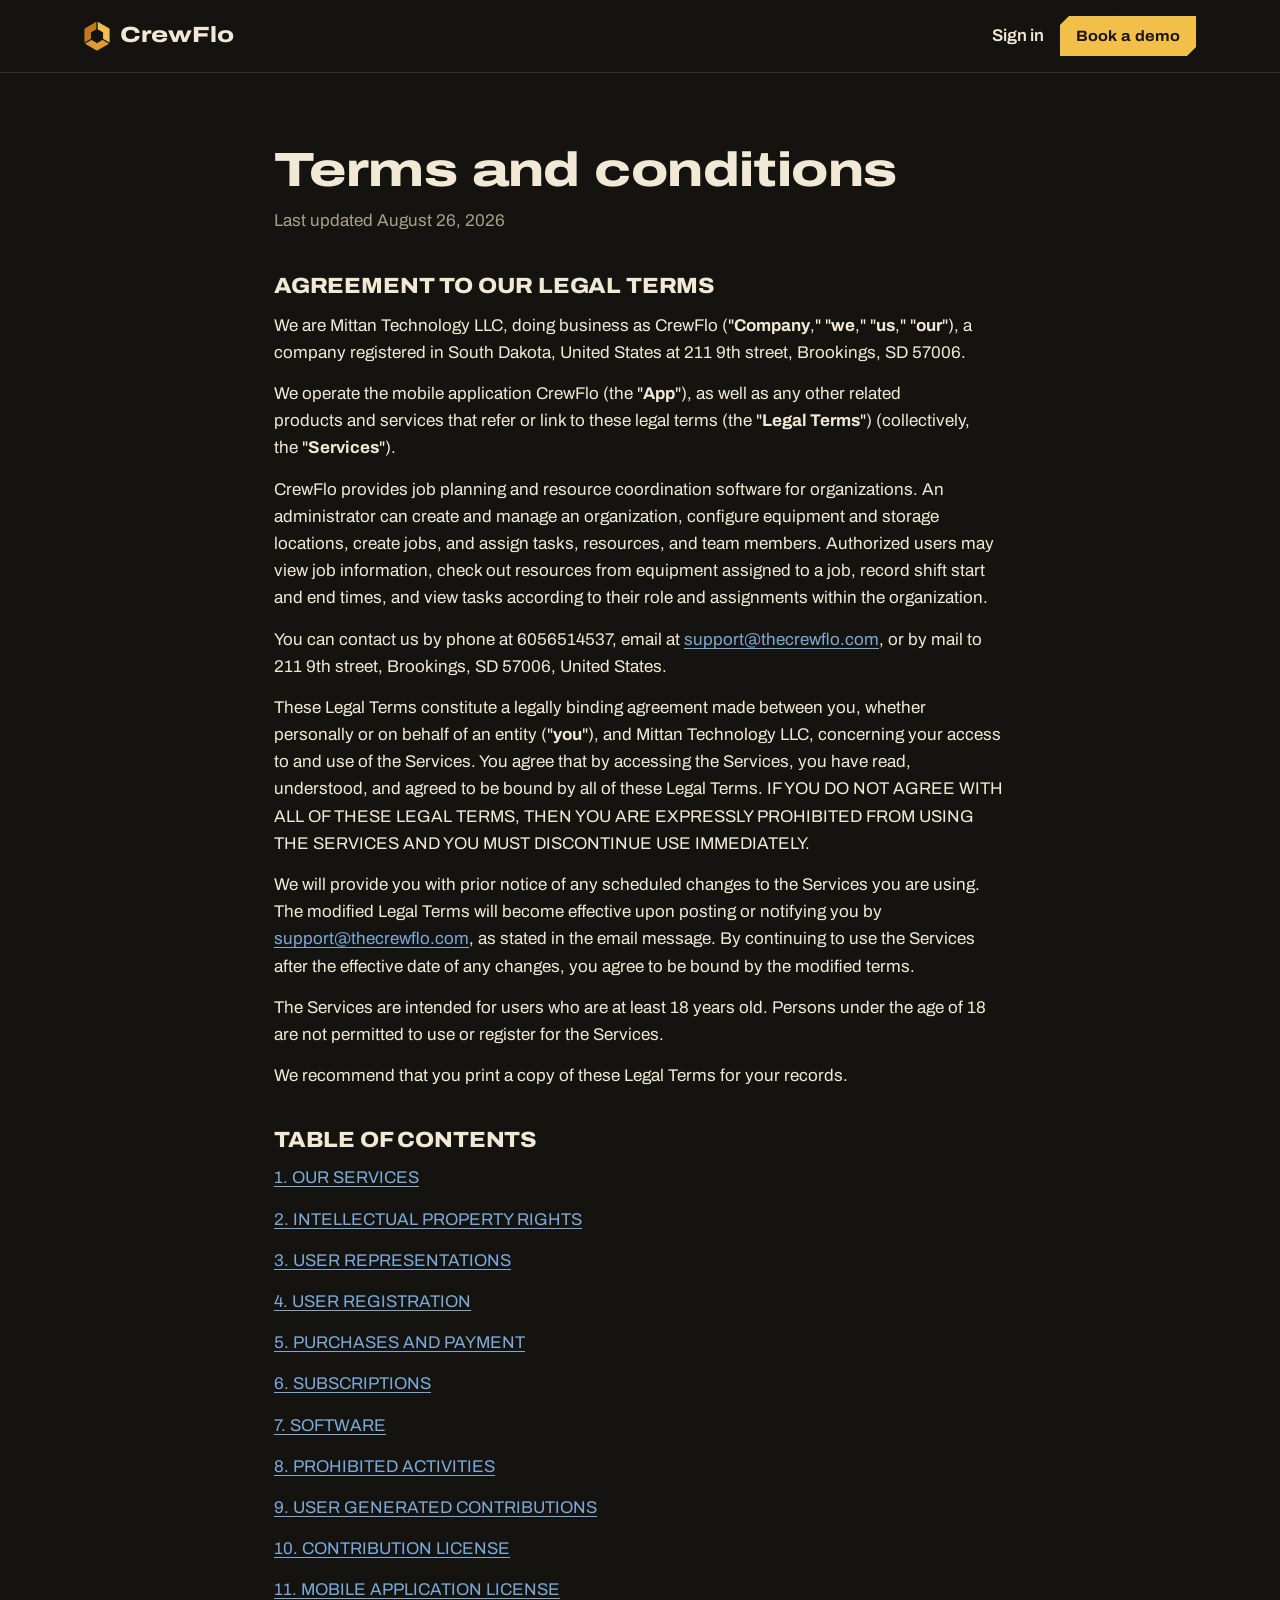
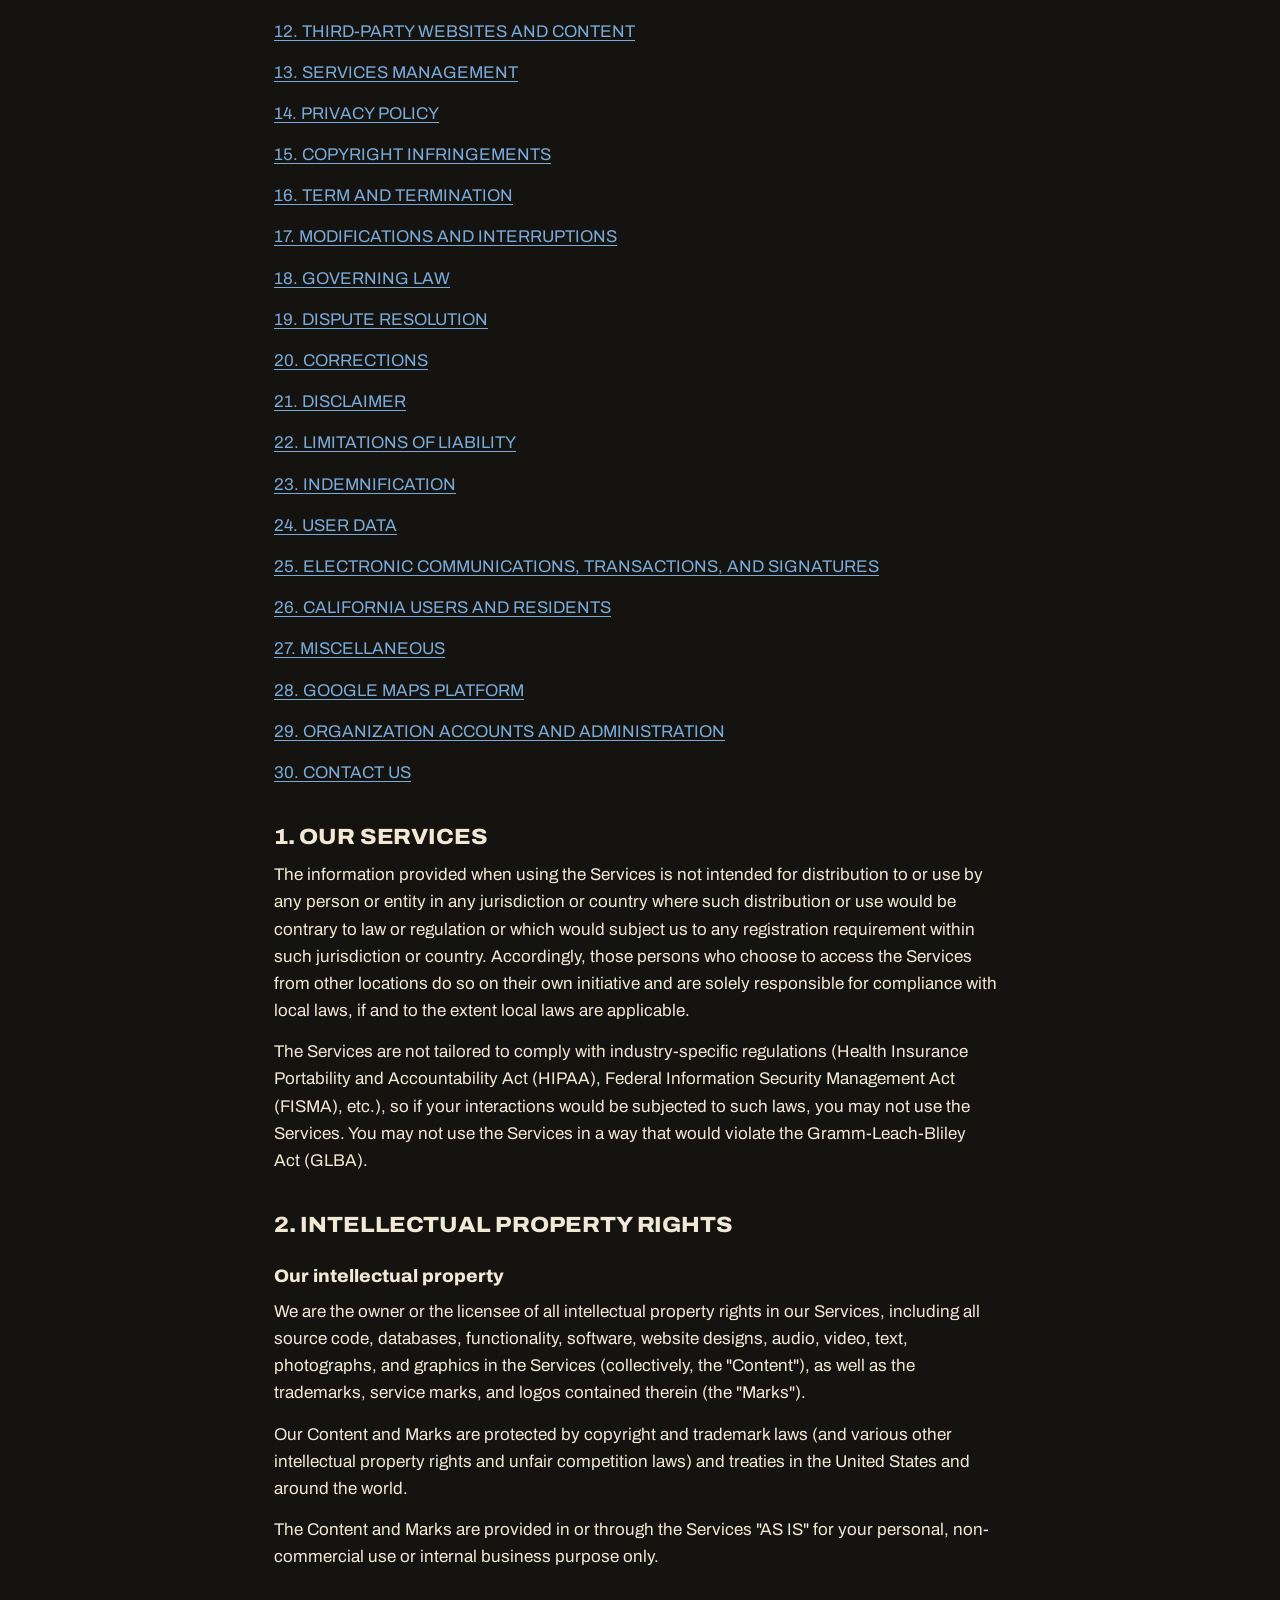
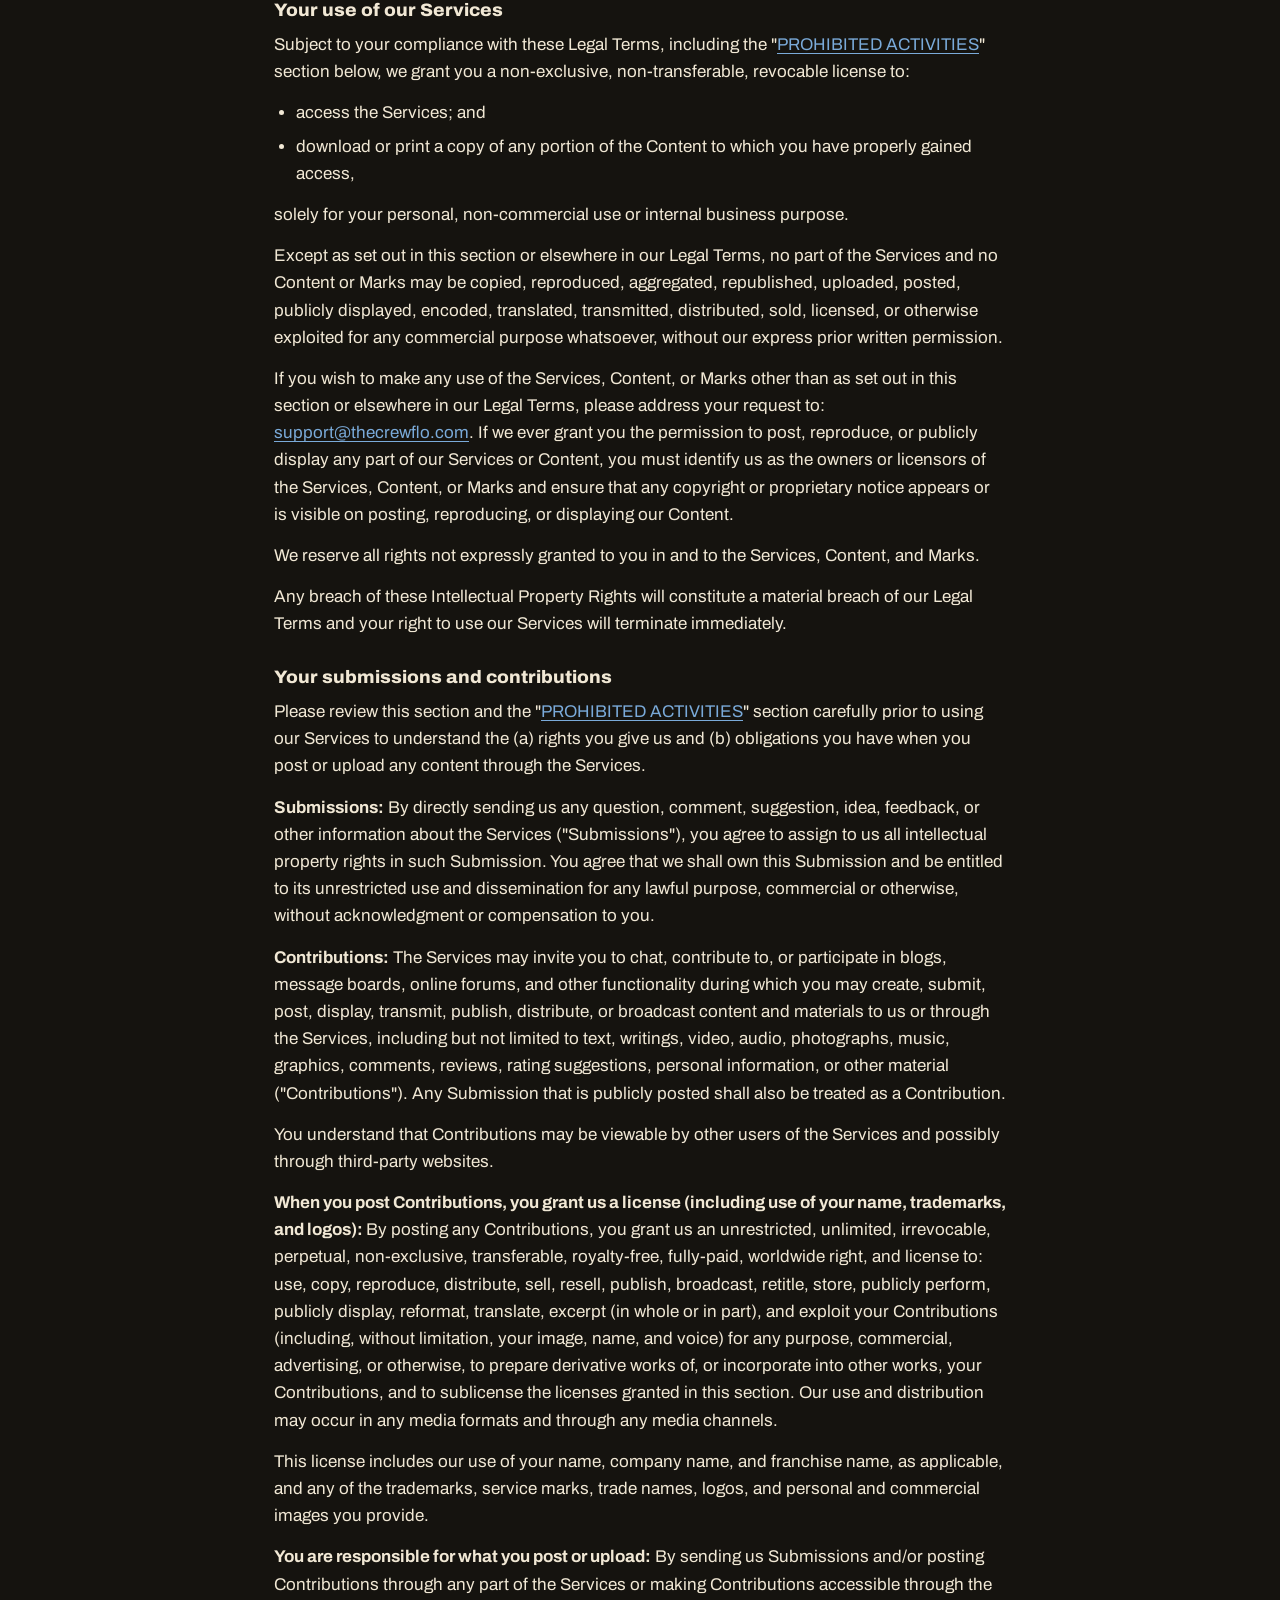
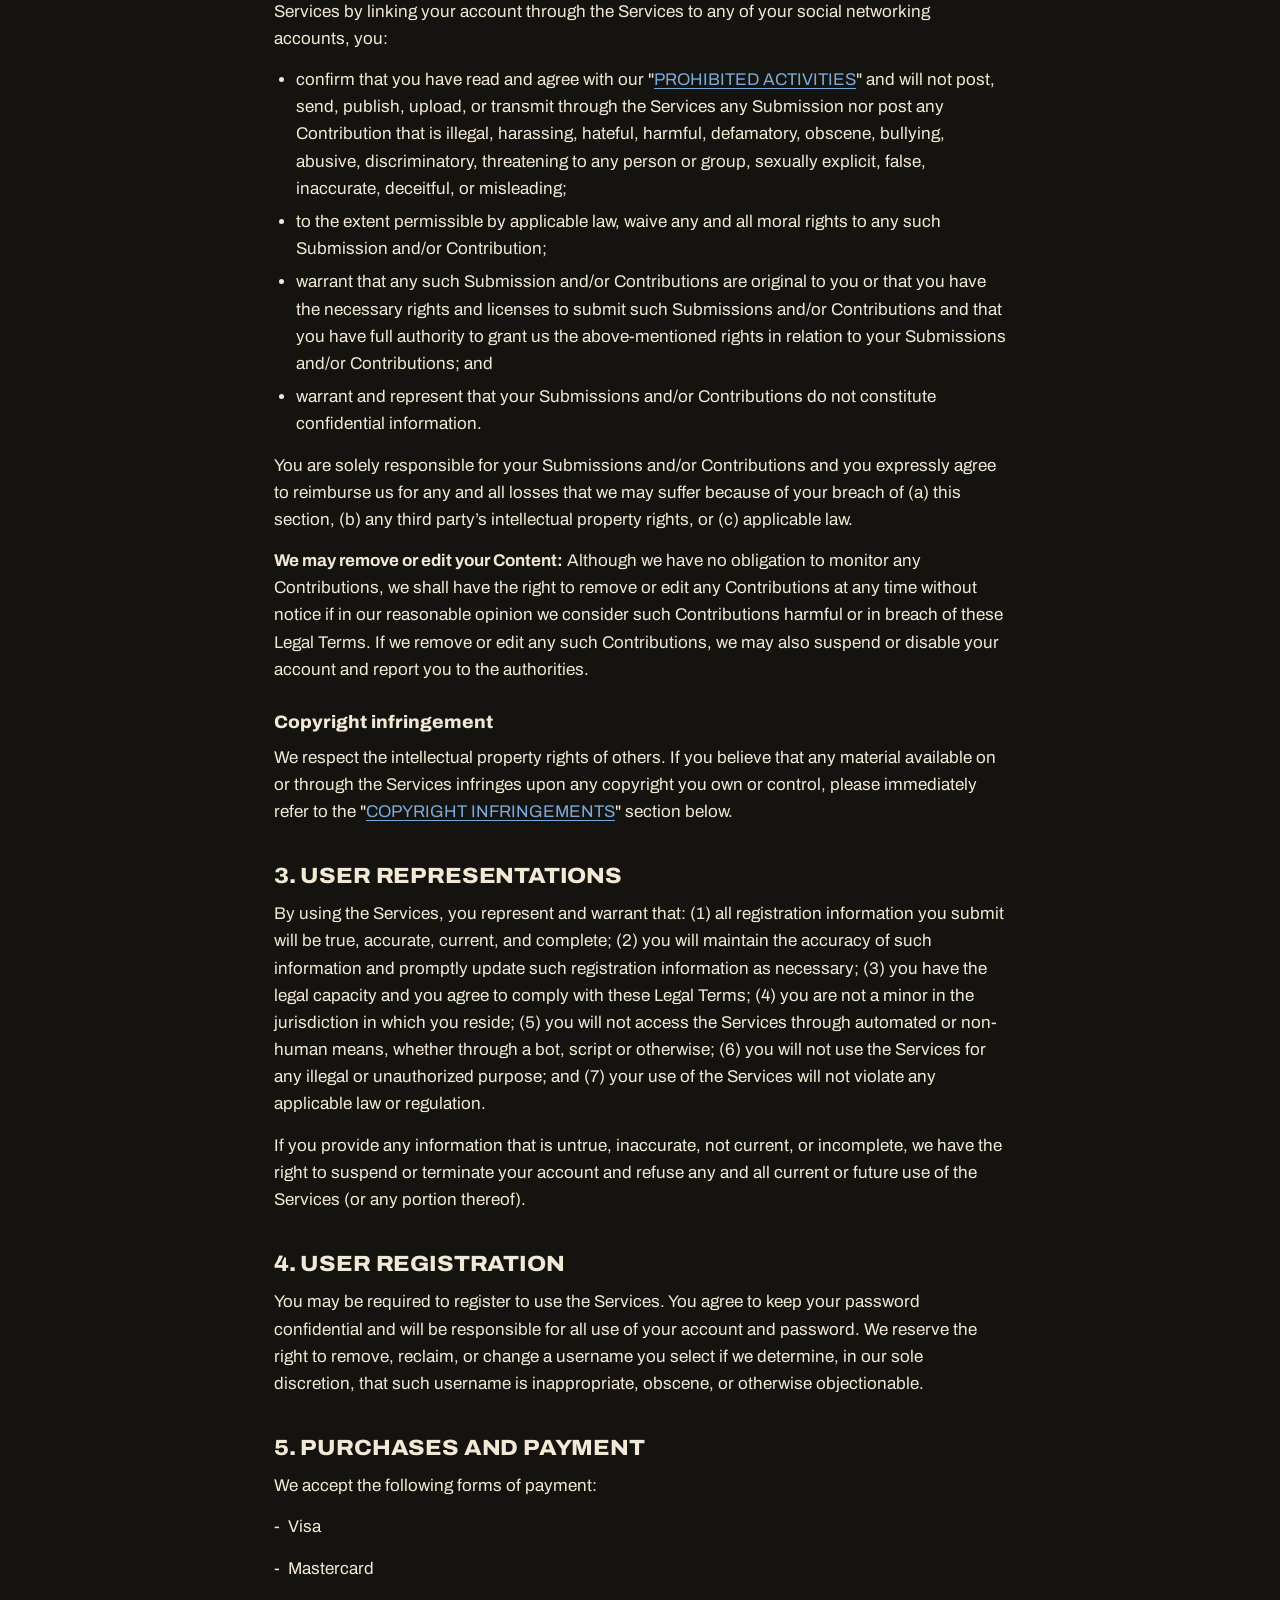
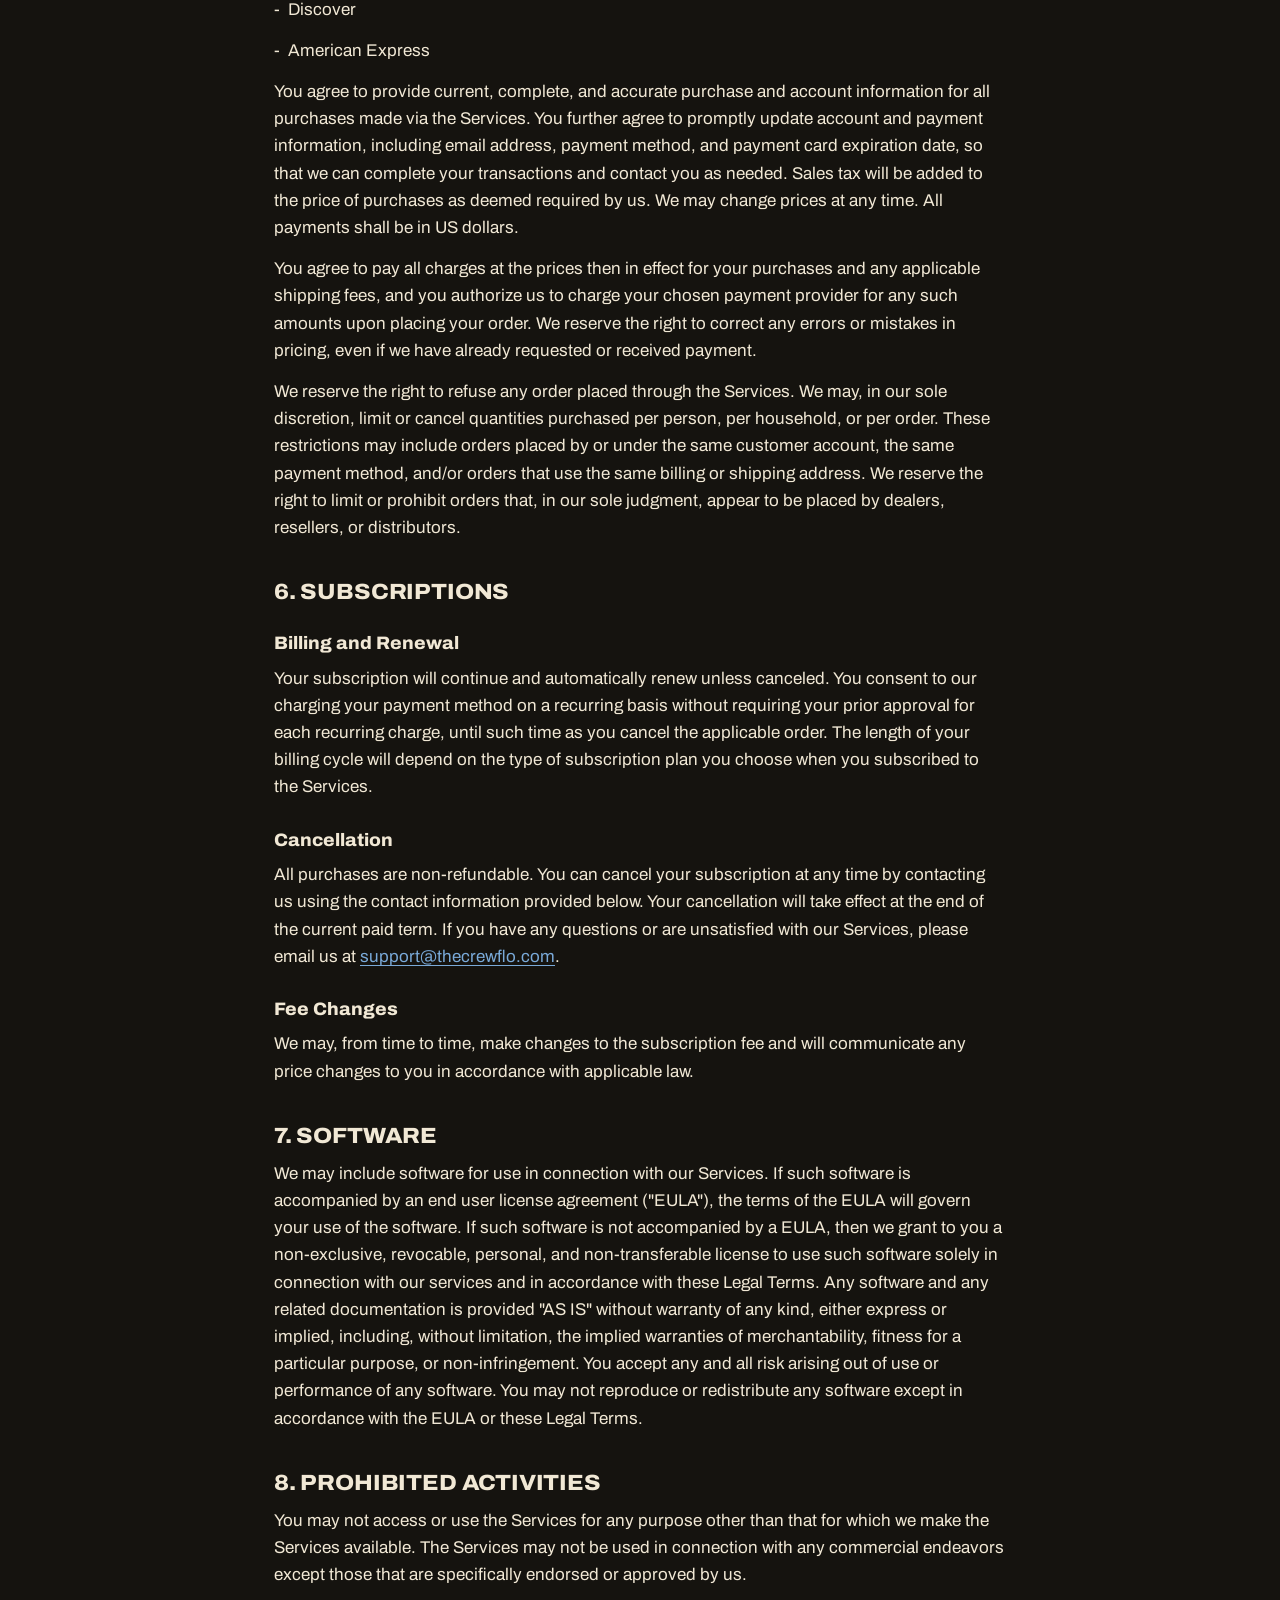
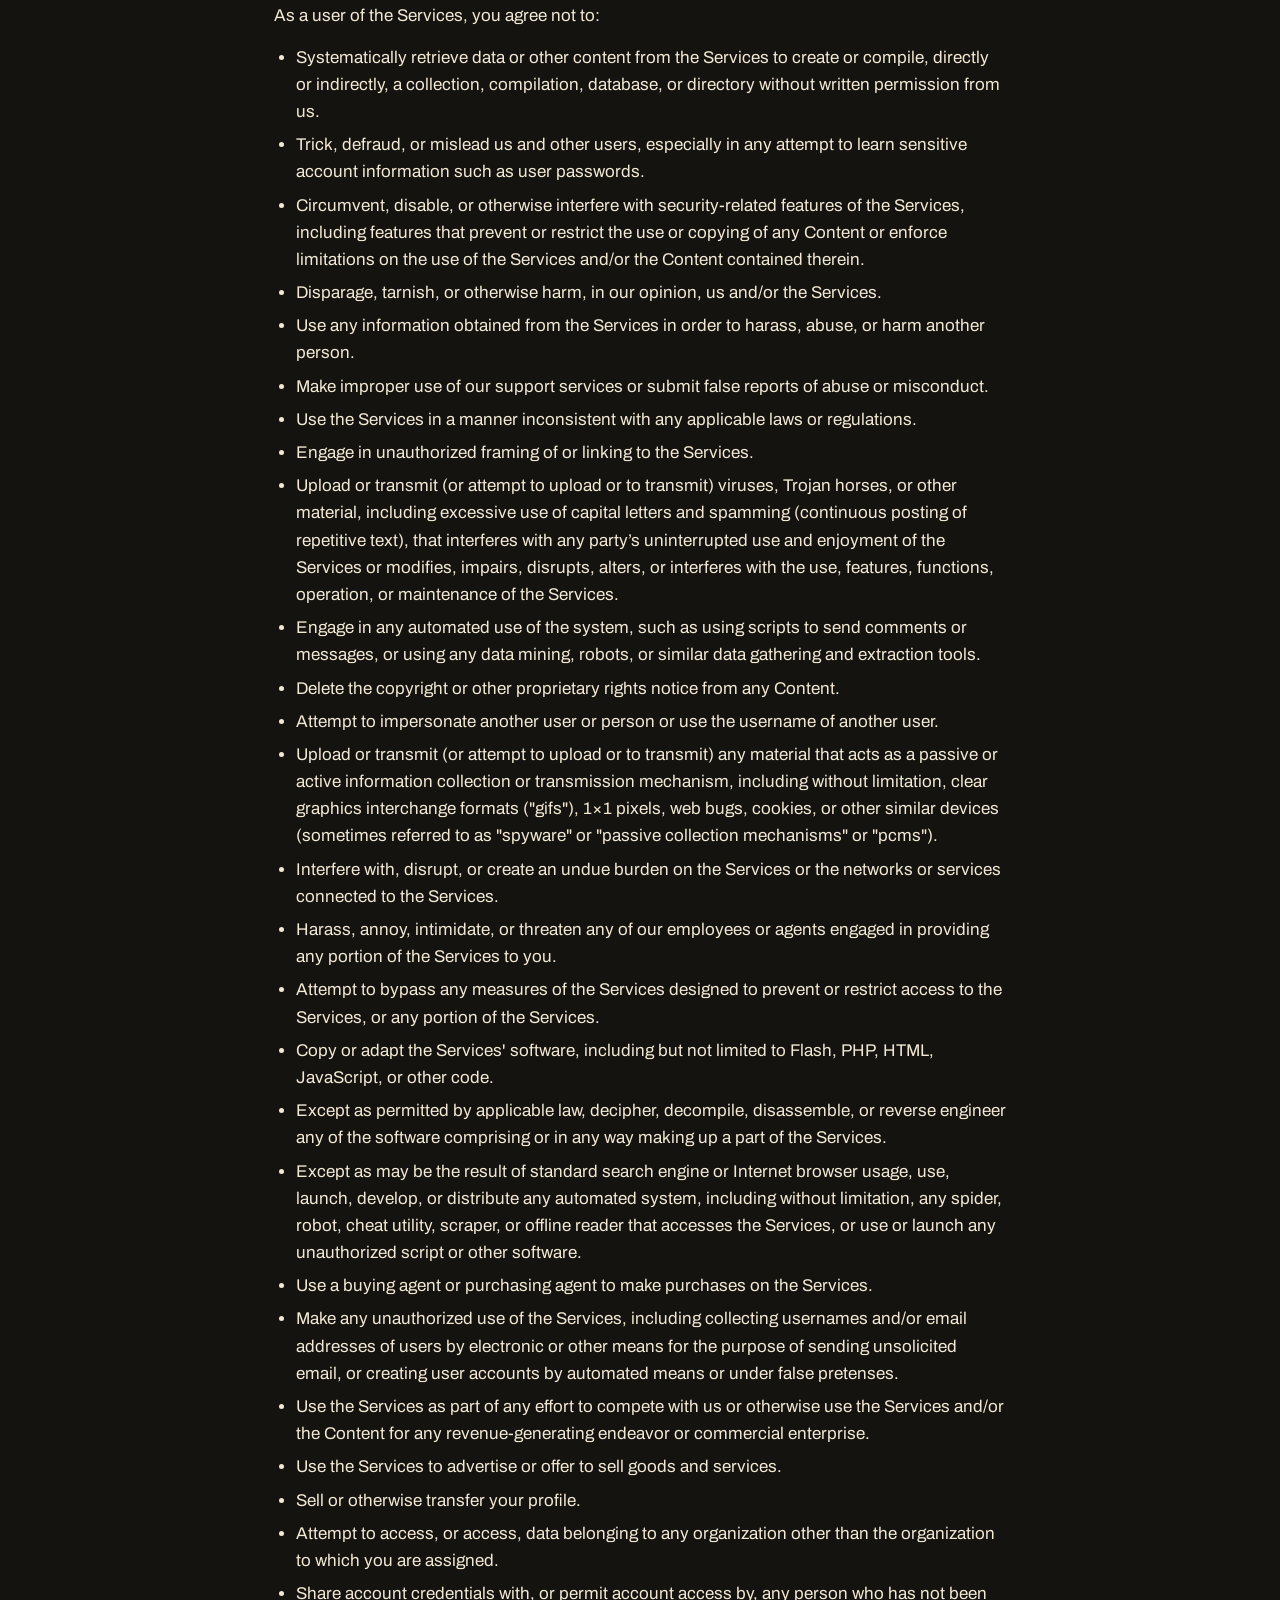
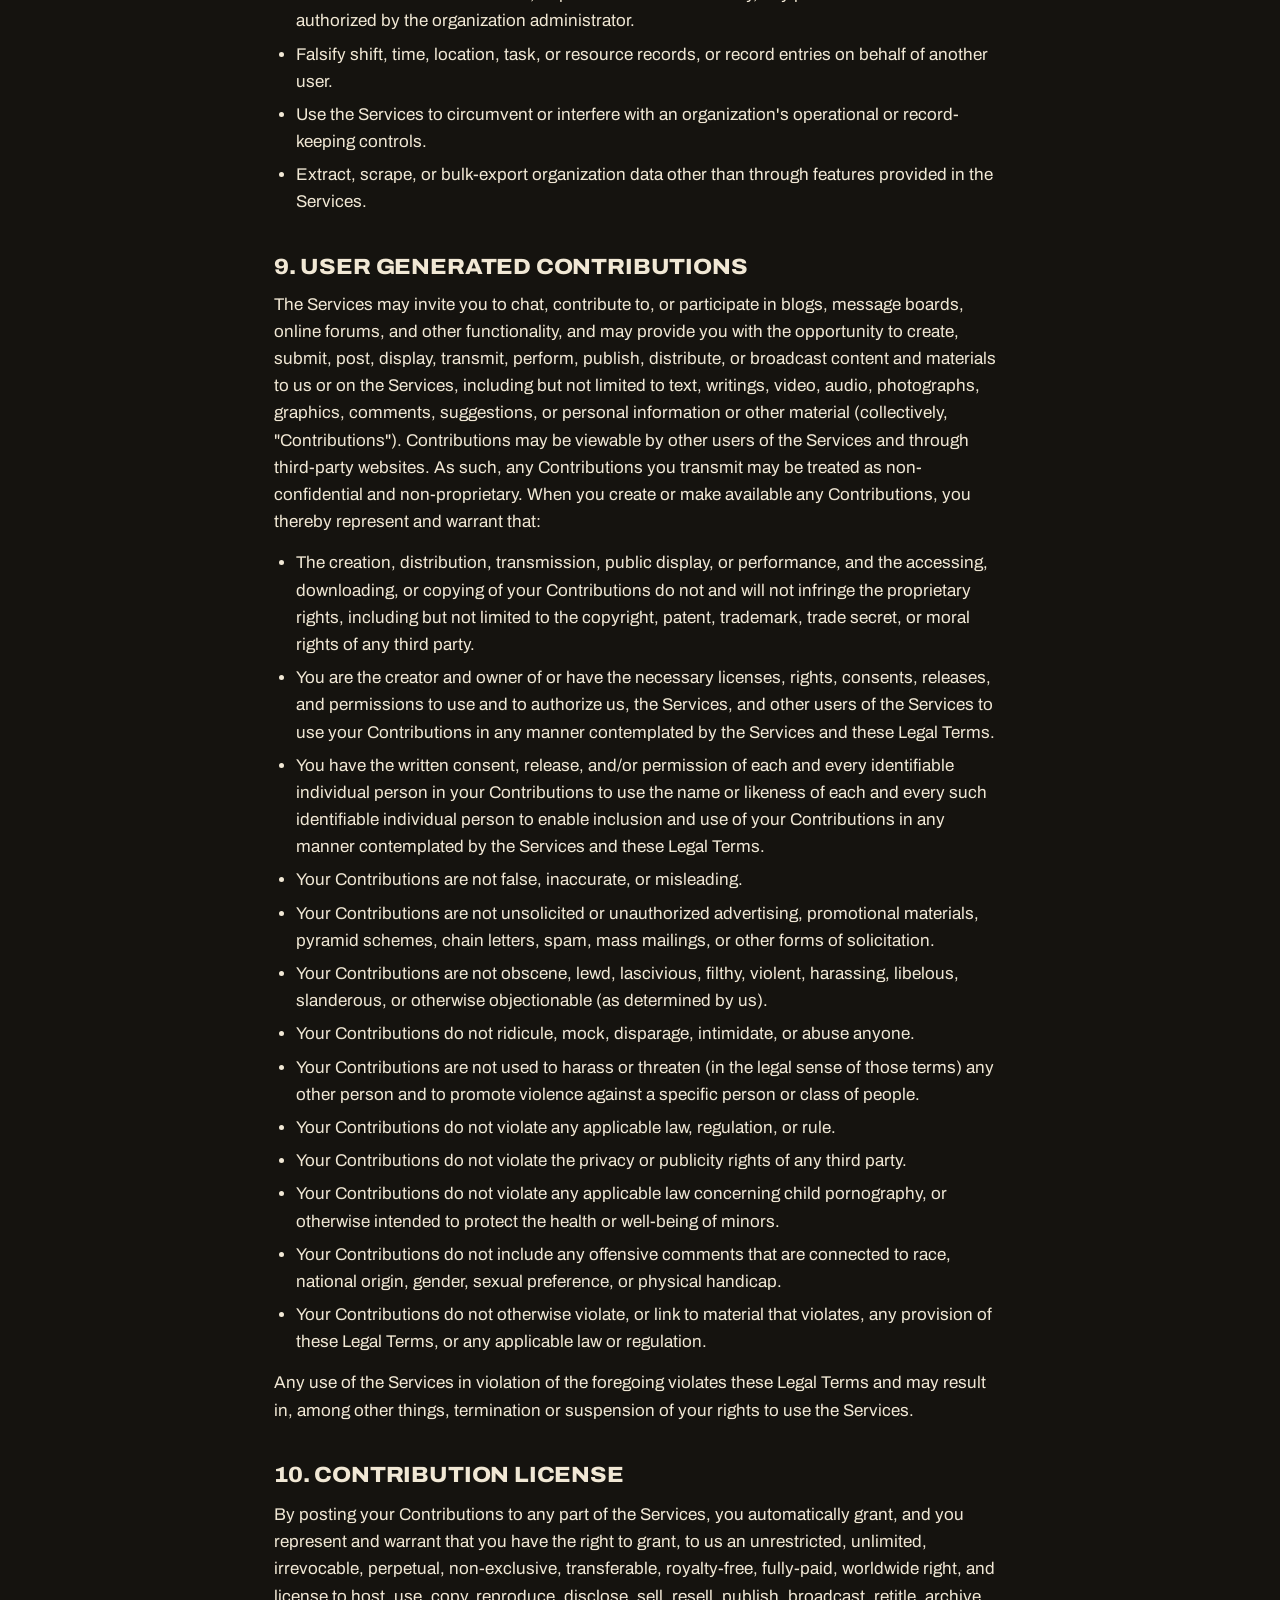
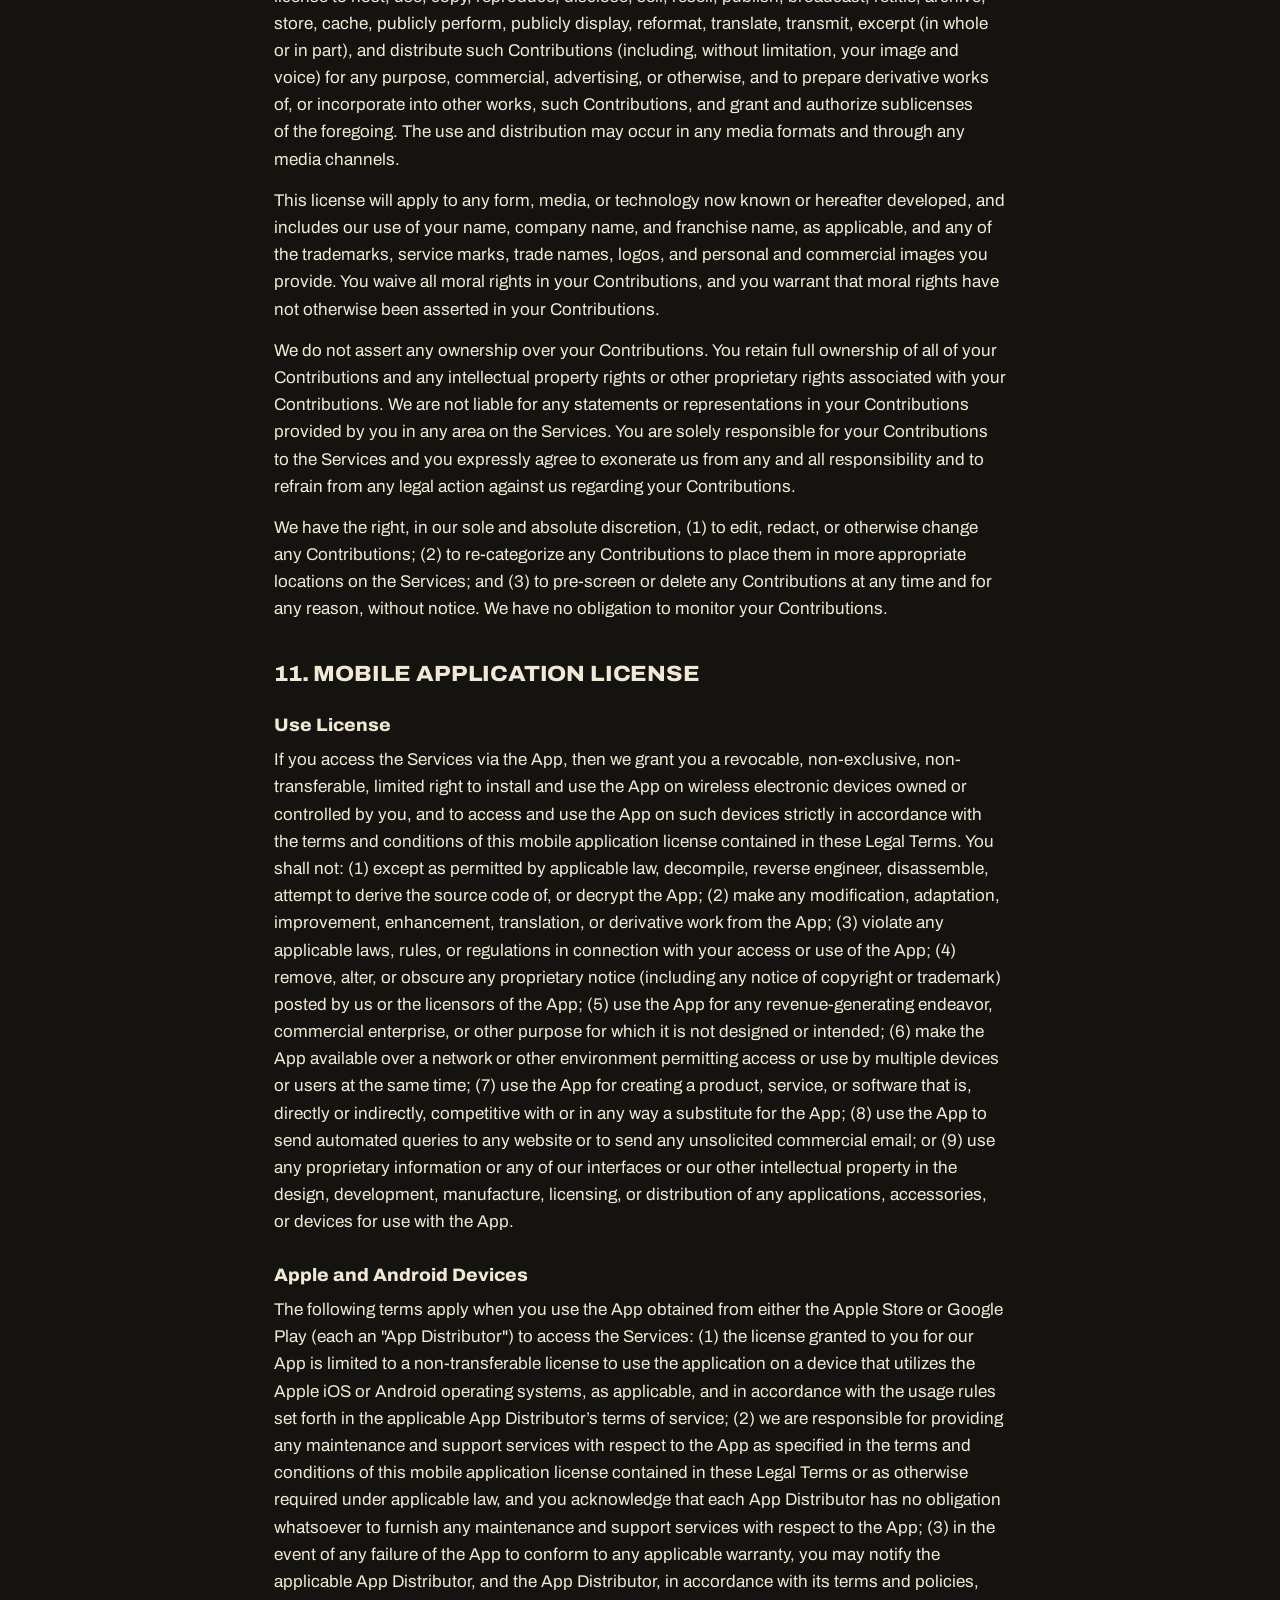
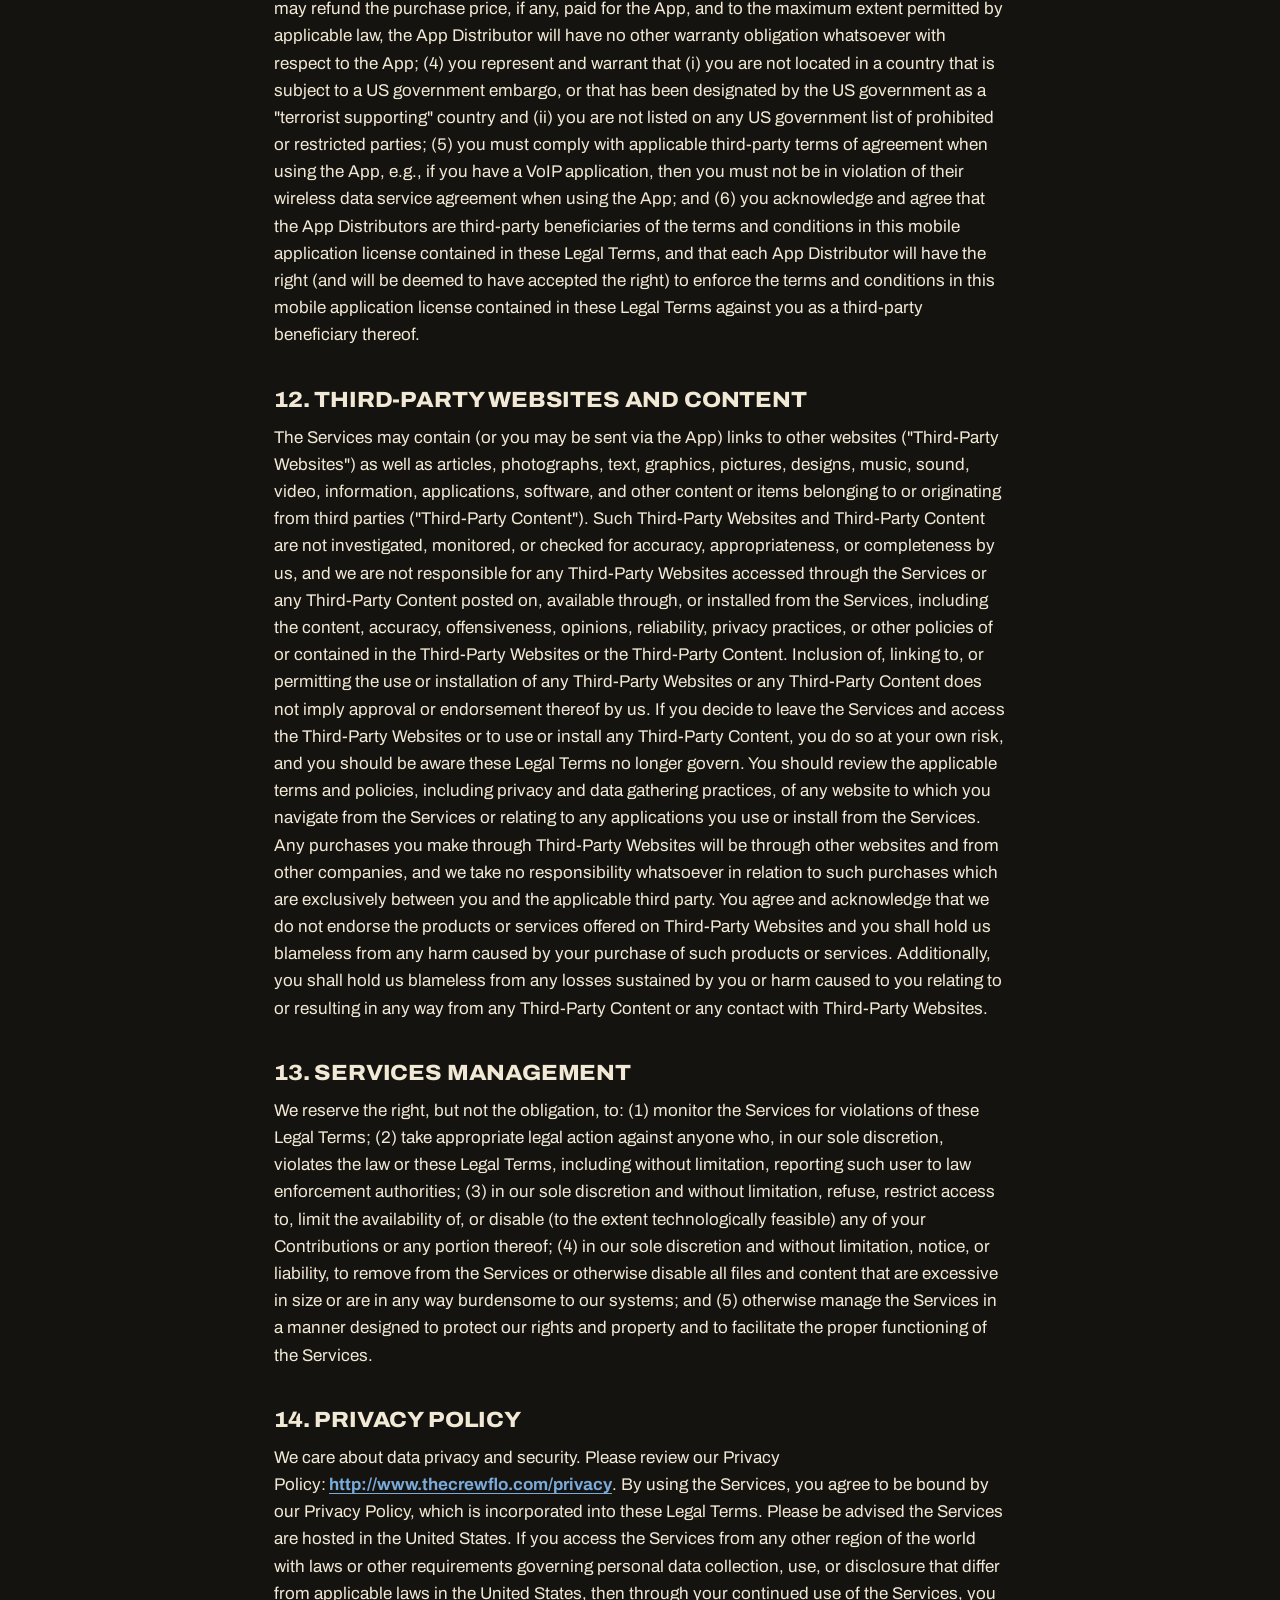
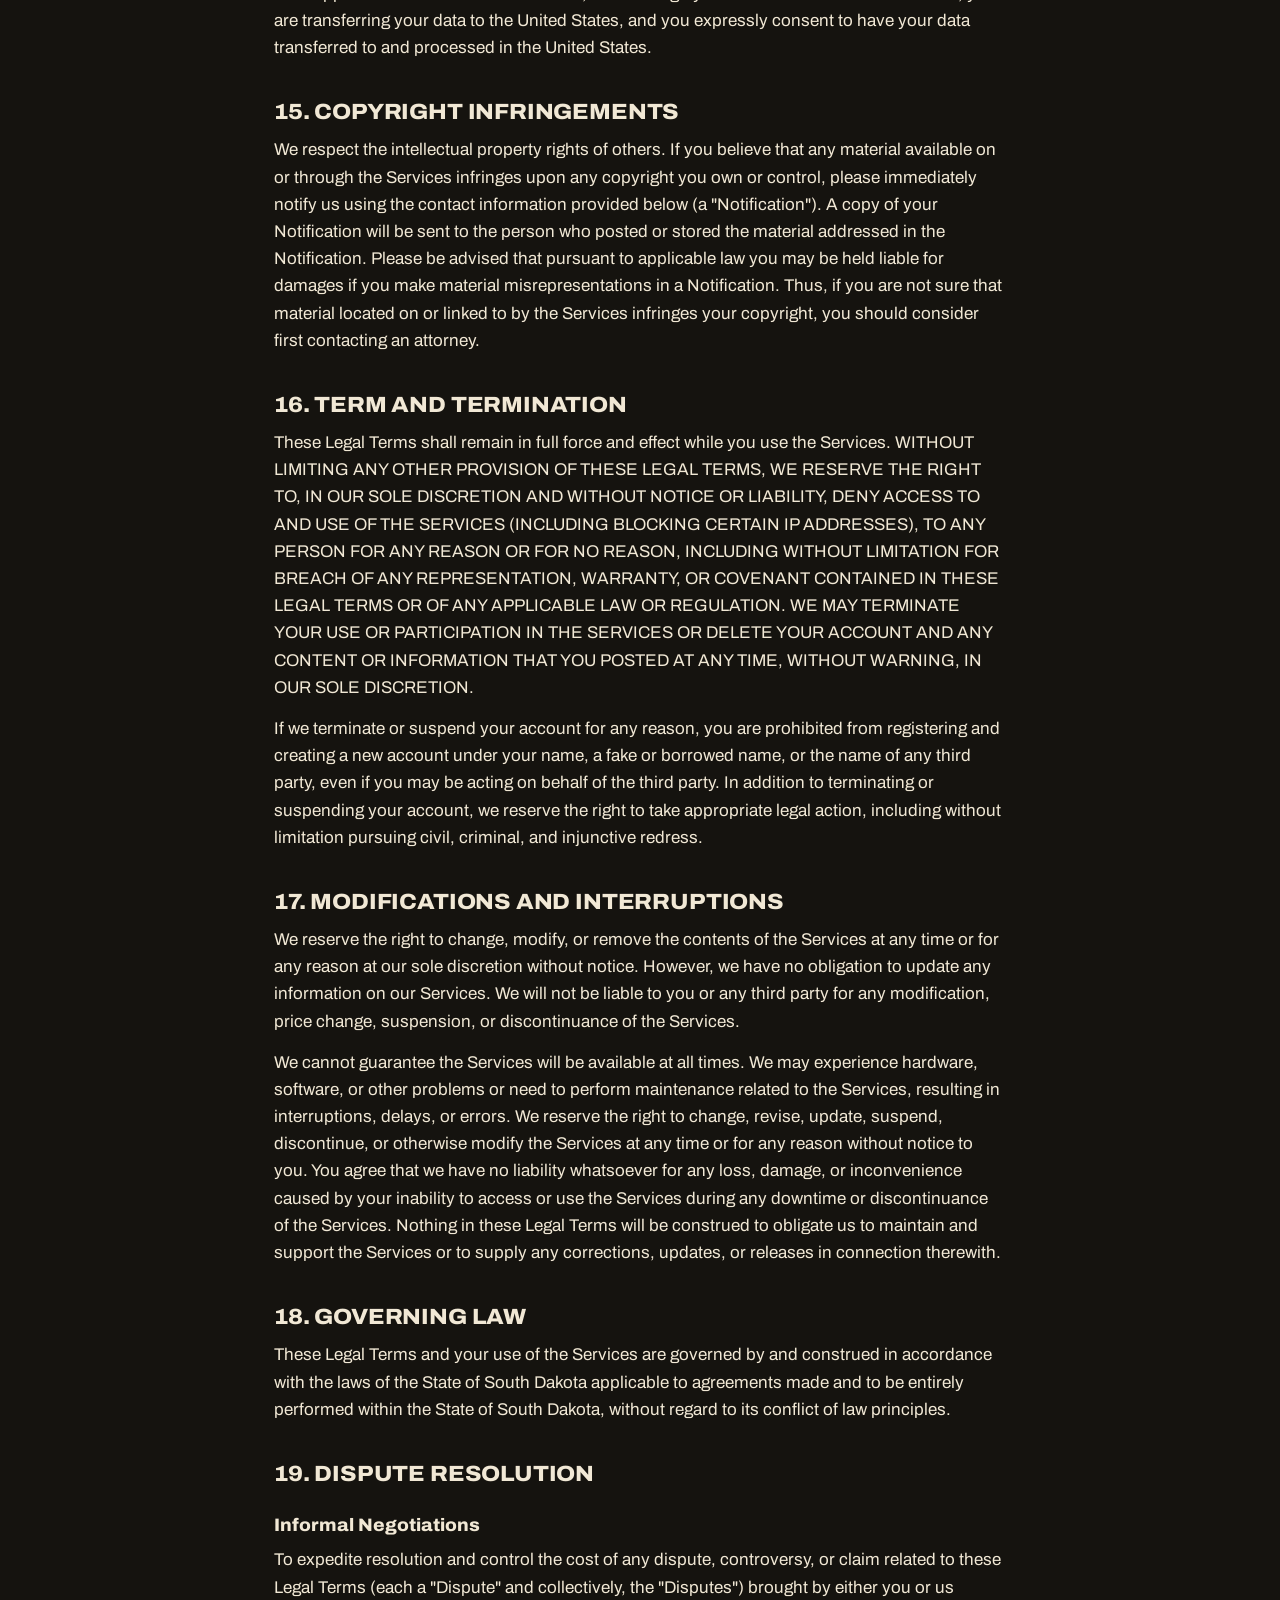
<file: terms-and-conditions/index.html>
<!doctype html>
<html lang="en">
<head>
  <meta charset="utf-8">
  <meta name="viewport" content="width=device-width, initial-scale=1">
  <title>Terms and conditions | CrewFlo</title>
  <meta name="theme-color" content="#15130f">
  <link rel="icon" href="/favicon-32.png" type="image/png" sizes="32x32">
  <link rel="icon" href="/icon-192.png" type="image/png" sizes="192x192">
  <link rel="apple-touch-icon" href="/apple-touch-icon.png">
  <link rel="stylesheet" href="/styles.css">
</head>
<body>
  <a class="skip" href="#main">Skip to content</a>
  <header class="site-header">
    <div class="wrap">
      <a class="brand" href="/" aria-label="CrewFlo home">
        <img class="brand-mark" src="/img/logo-mark.png" width="83" height="96" alt="">
        CrewFlo
      </a>
      <div class="header-actions">
        <a class="signin-link" href="https://crewflo.vercel.app">Sign in</a>
        <a class="btn btn-gold btn-small" href="mailto:support@thecrewflo.com?subject=CrewFlo%20demo">Book a demo</a>
      </div>
    </div>
  </header>

  <main id="main" class="legal">
    <div class="wrap">
      <h1>Terms and conditions</h1>
      <p class="updated">Last updated August 26, 2026</p>
      <div class="legal-body">
<h2>AGREEMENT TO OUR LEGAL TERMS</h2><p><a id="agreement"></a><a id="_6aa3gkhykvst"></a></p><p>We are Mittan Technology LLC, doing business as CrewFlo ("<strong>Company</strong>," "<strong>we</strong>," "<strong>us</strong>," "<strong>our</strong>"), a company registered in South Dakota, United States at 211 9th street, Brookings, SD 57006.</p><p>We operate the mobile application CrewFlo (the "<strong>App</strong>"), as well as any other related products and services that refer or link to these legal terms (the "<strong>Legal Terms</strong>") (collectively, the "<strong>Services</strong>").</p><p>CrewFlo provides job planning and resource coordination software for
organizations. An administrator can create and manage an organization,
configure equipment and storage locations, create jobs, and assign
tasks, resources, and team members. Authorized users may view job
information, check out resources from equipment assigned to a job,
record shift start and end times, and view tasks according to their
role and assignments within the organization.</p><p>You can contact us by phone at 6056514537, email at <a href="mailto:support@thecrewflo.com">support@thecrewflo.com</a>, or by mail to 211 9th street, Brookings, SD 57006, United States.</p><p>These Legal Terms constitute a legally binding agreement made between you, whether personally or on behalf of an entity ("<strong>you</strong>"), and Mittan Technology LLC, concerning your access to and use of the Services. You agree that by accessing the Services, you have read, understood, and agreed to be bound by all of these Legal Terms. IF YOU DO NOT AGREE WITH ALL OF THESE LEGAL TERMS, THEN YOU ARE EXPRESSLY PROHIBITED FROM USING THE SERVICES AND YOU MUST DISCONTINUE USE IMMEDIATELY.</p><p>We will provide you with prior notice of any scheduled changes to the Services you are using. The modified Legal Terms will become effective upon posting or notifying you by <a href="mailto:support@thecrewflo.com">support@thecrewflo.com</a>, as stated in the email message. By continuing to use the Services after the effective date of any changes, you agree to be bound by the modified terms.</p><p><a id="a2595956-7028-dbe5-123e-d3d3a93ed076"></a>The
Services are intended for users who are at least 18 years old. Persons under the age
of 18 are not permitted to use or register for the Services.</p><p>We recommend that you print a copy of these Legal Terms for your records.</p><h2>TABLE OF CONTENTS</h2><p><a href="#services">1. OUR SERVICES</a></p><p><a href="#ip">2. INTELLECTUAL PROPERTY RIGHTS</a></p><p><a href="#userreps">3. USER REPRESENTATIONS</a></p><p><a href="#userreg">4. USER REGISTRATION</a> </p><p><a href="#purchases">5. PURCHASES AND PAYMENT</a></p><p><a href="#subscriptions">6. SUBSCRIPTIONS</a></p><p><a href="#software">7. SOFTWARE</a> </p><p><a href="#prohibited">8. PROHIBITED ACTIVITIES</a> </p><p><a href="#ugc">9. USER GENERATED CONTRIBUTIONS</a> </p><p><a href="#license">10. CONTRIBUTION LICENSE</a> </p><p><a href="#mobile">11. MOBILE APPLICATION LICENSE</a> </p><p><a href="#thirdparty">12. THIRD-PARTY WEBSITES AND CONTENT</a> </p><p><a href="#sitemanage">13. SERVICES MANAGEMENT</a> </p><p><a href="#ppyes">14. PRIVACY POLICY</a> </p><p><a href="#copyrightyes">15. COPYRIGHT INFRINGEMENTS</a> </p><p><a href="#terms">16. TERM AND TERMINATION</a> </p><p><a href="#modifications">17. MODIFICATIONS AND INTERRUPTIONS</a> </p><p><a href="#law">18. GOVERNING LAW</a> </p><p><a href="#disputes">19. DISPUTE RESOLUTION</a> </p><p><a href="#corrections">20. CORRECTIONS</a> </p><p><a href="#disclaimer">21. DISCLAIMER</a> </p><p><a href="#liability">22. LIMITATIONS OF LIABILITY</a> </p><p><a href="#indemnification">23. INDEMNIFICATION</a> </p><p><a href="#userdata">24. USER DATA</a> </p><p><a href="#electronic">25. ELECTRONIC COMMUNICATIONS, TRANSACTIONS, AND SIGNATURES</a> </p><p><a href="#california">26. CALIFORNIA USERS AND RESIDENTS</a> </p><p><a href="#misc">27. MISCELLANEOUS</a> </p><p><a href="#addclause">28. GOOGLE MAPS PLATFORM</a></p><p><a href="#addclauseb">29. ORGANIZATION ACCOUNTS AND ADMINISTRATION</a></p><p><a href="#contact">30. CONTACT US</a></p><p><a id="_b6y29mp52qvx"></a></p><p><a id="services"></a></p><h2>1. OUR SERVICES</h2><p>The information provided when using the Services is not intended for distribution to or use by any person or entity in any jurisdiction or country where such distribution or use would be contrary to law or regulation or which would subject us to any registration requirement within such jurisdiction or country. Accordingly, those persons who choose to access the Services from other locations do so on their own initiative and are solely responsible for compliance with local laws, if and to the extent local laws are applicable.</p><p>The Services are not tailored to comply with industry-specific regulations (Health Insurance Portability and Accountability Act (HIPAA), Federal Information Security Management Act (FISMA), etc.), so if your interactions would be subjected to such laws, you may not use the Services. You may not use the Services in a way that would violate the Gramm-Leach-Bliley Act (GLBA).</p><p><a id="ip"></a></p><h2>2. INTELLECTUAL PROPERTY RIGHTS</h2><h3>Our intellectual property</h3><p>We are the owner or the licensee of all intellectual property rights in our Services, including all source code, databases, functionality, software, website designs, audio, video, text, photographs, and graphics in the Services (collectively, the "Content"), as well as the trademarks, service marks, and logos contained therein (the "Marks").</p><p>Our Content and Marks are protected by copyright and trademark laws (and various other intellectual property rights and unfair competition laws) and treaties in the United States and around the world.</p><p>The Content and Marks are provided in or through the Services "AS IS" for your personal, non-commercial use or internal business purpose only.</p><h3>Your use of our Services</h3><p>Subject to your compliance with these Legal Terms, including the "<a href="#prohibited">PROHIBITED ACTIVITIES</a>" section below, we grant you a non-exclusive, non-transferable, revocable license to:</p><ul><li>access the Services; and</li><li>download or print a copy of any portion of the Content to which you have properly gained access,</li></ul><p>solely for your personal, non-commercial use or internal business purpose.</p><p>Except as set out in this section or elsewhere in our Legal Terms, no part of the Services and no Content or Marks may be copied, reproduced,
aggregated, republished, uploaded, posted, publicly displayed, encoded,
translated, transmitted, distributed, sold, licensed, or otherwise exploited
for any commercial purpose whatsoever, without our express prior written
permission.</p><p>If you wish to make any use of the Services, Content, or Marks other than as set out in this section or elsewhere in our Legal Terms, please address your request to: <a href="mailto:support@thecrewflo.com">support@thecrewflo.com</a>. If we ever grant you the permission to post, reproduce, or publicly display any part of our Services or Content, you must identify us as the owners or licensors of the Services, Content, or Marks and ensure that any copyright or proprietary notice appears or is visible on posting, reproducing, or displaying our Content.</p><p>We reserve all rights not expressly granted to you in and to the Services, Content, and Marks.</p><p>Any breach of these Intellectual Property Rights will constitute a material breach of our Legal Terms and your right to use our Services will terminate immediately.</p><h3>Your submissions and contributions</h3><strong></strong><p>Please review this section and the "<a href="#prohibited">PROHIBITED ACTIVITIES</a>" section carefully prior to using our Services to understand the (a) rights you give us and (b) obligations you have when you post or upload any content through the Services.</p><p><strong>Submissions:</strong> By directly sending us any question, comment, suggestion, idea, feedback, or other information about the Services ("Submissions"), you agree to assign to us all intellectual property rights in such Submission. You agree that we shall own this Submission and be entitled to its unrestricted use and dissemination for any lawful purpose, commercial or otherwise, without acknowledgment or compensation to you.</p><p><strong>Contributions:</strong> The Services may invite you to chat, contribute to, or participate in blogs, message boards, online forums, and other functionality during which you may create, submit, post, display, transmit, publish, distribute, or broadcast content and materials to us or through the Services, including but not limited to text, writings, video, audio, photographs, music, graphics, comments, reviews, rating suggestions, personal information, or other material ("Contributions"). Any Submission that is publicly posted shall also be treated as a Contribution.</p><p>You understand that Contributions may be viewable by other users of the Services and possibly through third-party websites.</p><p><strong>When you post Contributions, you grant us a license (including use of your name, trademarks, and logos): </strong>By posting any Contributions, you grant us an unrestricted, unlimited, irrevocable, perpetual, non-exclusive, transferable, royalty-free, fully-paid, worldwide right, and license to: use, copy, reproduce, distribute, sell, resell, publish, broadcast, retitle, store, publicly perform, publicly display, reformat, translate, excerpt (in whole or in part), and exploit your Contributions (including, without limitation, your image, name, and voice) for any purpose, commercial, advertising, or otherwise, to prepare derivative works of, or incorporate into other works, your Contributions, and to sublicense the licenses granted in this section. Our use and distribution may occur in any media formats and through any media channels.</p><p>This license includes our use of your name, company name, and franchise name, as applicable, and any of the trademarks, service marks, trade names, logos, and personal and commercial images you provide.</p><p><strong>You are responsible for what you post or upload:</strong> By sending us Submissions and/or posting Contributions through any part of the Services or making Contributions accessible through the Services by linking your account through the Services to any of your social networking accounts, you:</p><ul><li>confirm that you have read and agree with our "<a href="#prohibited">PROHIBITED ACTIVITIES</a>" and will not post, send, publish, upload, or transmit through the Services any Submission nor post any Contribution that is illegal, harassing, hateful, harmful, defamatory, obscene, bullying, abusive, discriminatory, threatening to any person or group, sexually explicit, false, inaccurate, deceitful, or misleading;</li><li>to the extent permissible by applicable law, waive any and all moral rights to any such Submission and/or Contribution;</li><li>warrant that any such Submission and/or Contributions are original to you or that you have the necessary rights and licenses to submit such Submissions and/or Contributions and that you have full authority to grant us the above-mentioned rights in relation to your Submissions and/or Contributions; and</li><li>warrant and represent that your Submissions and/or Contributions do not constitute confidential information.</li></ul><p>You are solely responsible for your Submissions and/or Contributions and you expressly agree to reimburse us for any and all losses that we may suffer because of your breach of (a) this section, (b) any third party’s intellectual property rights, or (c) applicable law.</p><p><strong>We may remove or edit your Content:</strong> Although we have no obligation to monitor any Contributions, we shall have the right to remove or edit any Contributions at any time without notice if in our reasonable opinion we consider such Contributions harmful or in breach of these Legal Terms. If we remove or edit any such Contributions, we may also suspend or disable your account and report you to the authorities.</p><h3>Copyright infringement</h3><p>We respect the intellectual property rights of others. If you believe that any material available on or through the Services infringes upon any copyright you own or control, please immediately refer to the "<a href="#copyrightyes">COPYRIGHT INFRINGEMENTS</a>" section below.</p><p><a id="userreps"></a><a id="_5hg7kgyv9l8z"></a></p><h2>3. USER REPRESENTATIONS</h2><p>By using the Services, you represent and warrant that:<a id="d2d82ca8-275f-3f86-8149-8a5ef8054af6"></a> (1) all registration information you submit
will be true, accurate, current, and complete; (2) you will maintain the accuracy of such information and promptly update such registration information as necessary; (3) you have the legal capacity and you agree to comply with these Legal Terms;<a id="8d4c883b-bc2c-f0b4-da3e-6d0ee51aca13"></a> (4) you are not a
minor in the jurisdiction in which you reside<a id="76948fab-ec9e-266a-bb91-948929c050c9"></a>; (5) you will not access the Services through automated or non-human means, whether through a bot, script or
otherwise; (6) you will not use the Services for any illegal or unauthorized purpose; and (7) your use of the Services will not violate any applicable law or regulation.</p><p>If you provide any information that is untrue, inaccurate, not current, or incomplete, we have the right to suspend or terminate your account and refuse any and all current or future use of the Services (or any portion thereof).</p><p><a id="userreg"></a></p><h2>4. USER REGISTRATION</h2><p>You may be required to register to use the Services. You agree to keep your password confidential and will be responsible for all use of your account and password. We reserve the right to remove, reclaim, or change a username you select if we determine, in our sole discretion, that such username is inappropriate, obscene, or otherwise objectionable.</p> <p><a id="purchases"></a><a id="_ynub0jdx8pob"></a></p><h2>5. PURCHASES AND PAYMENT</h2><p>We accept the following forms of payment:</p><p>-  Visa</p><p>-  Mastercard</p><p>-  Discover</p><p>-  American Express</p><p>You agree to provide current, complete, and accurate purchase and account information for all purchases made via the Services. You further agree to promptly update account and payment information, including email address, payment method, and payment card expiration date, so that we can complete your transactions and contact you as needed. Sales tax will be added to the price of purchases as deemed required by us. We may change prices at any time. All payments shall be in US dollars.</p><p>You agree to pay all charges at the prices then in effect for your purchases and any applicable shipping fees, and you authorize us to charge your chosen payment provider for any such amounts upon placing your order. We reserve the right to correct any errors or mistakes in pricing, even if we have already requested or received payment.</p><p>We reserve the right to refuse any order placed through the Services. We may, in our sole discretion, limit or cancel quantities purchased per person, per household, or per order. These restrictions may include orders placed by or under the same customer account, the same payment method, and/or orders that use the same billing or shipping address. We reserve the right to limit or prohibit orders that, in our sole judgment, appear to be placed by dealers, resellers, or distributors.</p><p><a id="subscriptions"></a></p><h2>6. SUBSCRIPTIONS</h2><h3>Billing and Renewal</h3><p>Your subscription will continue and automatically renew unless canceled. You consent to our charging your payment method on a recurring basis without requiring your prior approval for each recurring charge, until such time as you cancel the applicable order. The length of your billing cycle will depend on the type of subscription plan you choose when you subscribed to the Services.</p><h3>Cancellation</h3><p>All purchases are non-refundable. You can cancel your subscription at any time by contacting us using the contact information provided below. Your cancellation will take effect at the end of the current paid term. If you have any questions or are unsatisfied with our Services, please email us at <a href="mailto:support@thecrewflo.com">support@thecrewflo.com</a>.<br/></p><h3>Fee Changes</h3><p>We may, from time to time, make changes to the subscription fee and will communicate any price changes to you in accordance with applicable law.</p><p><a id="software"></a></p><h2>7. SOFTWARE</h2><p>We may include software for use in connection with our Services. If such software is accompanied by an end user license agreement ("EULA"), the terms of the EULA will govern your use of the software. If such software is not accompanied by a EULA, then we grant to you a non-exclusive, revocable, personal, and non-transferable license to use such software solely in connection with our services and in accordance with these Legal Terms. Any software and any related documentation is provided "AS IS" without warranty of any kind, either express or implied, including, without limitation, the implied warranties of merchantability, fitness for a particular purpose, or non-infringement. You accept any and all risk arising out of use or performance of any software. You may not reproduce or redistribute any software except in accordance with the EULA or these Legal Terms.</p><p><a id="prohibited"></a></p><h2>8. PROHIBITED ACTIVITIES</h2><p>You may not access or use the Services for any purpose other than that for which we make the Services available. The Services may not be used in connection with any commercial endeavors except those that are specifically endorsed or approved by us.</p><p>As a user of the Services, you agree not to:</p><ul><li>Systematically retrieve data or other content from the Services to create or compile, directly or indirectly, a collection, compilation, database, or directory without written permission from us.</li><li>Trick, defraud, or mislead us and other users, especially in any attempt to learn sensitive account information such as user passwords.</li><li>Circumvent, disable, or otherwise interfere with security-related features of the Services, including features that prevent or restrict the use or copying of any Content or enforce limitations on the use of the Services and/or the Content contained therein.</li><li>Disparage, tarnish, or otherwise harm, in our opinion, us and/or the Services.</li><li>Use any information obtained from the Services in order to harass, abuse, or harm another person.</li><li>Make improper use of our support services or submit false reports of abuse or misconduct.</li><li>Use the Services in a manner inconsistent with any applicable laws or regulations.</li><li>Engage in unauthorized framing of or linking to the Services.</li><li>Upload or transmit (or attempt to upload or to transmit) viruses, Trojan horses, or other material, including excessive use of capital letters and spamming (continuous posting of repetitive text), that interferes with any party’s uninterrupted use and enjoyment of the Services or modifies, impairs, disrupts, alters, or interferes with the use, features, functions, operation, or maintenance of the Services.</li><li>Engage in any automated use of the system, such as using scripts to send comments or messages, or using any data mining, robots, or similar data gathering and extraction tools.</li><li>Delete the copyright or other proprietary rights notice from any Content.</li><li>Attempt to impersonate another user or person or use the username of another user.</li><li>Upload or transmit (or attempt to upload or to transmit) any material that acts as a passive or active information collection or transmission mechanism, including without limitation, clear graphics interchange formats ("gifs"), 1×1 pixels, web bugs, cookies, or other similar devices (sometimes referred to as "spyware" or "passive collection mechanisms" or "pcms").</li><li>Interfere with, disrupt, or create an undue burden on the Services or the networks or services connected to the Services.</li><li>Harass, annoy, intimidate, or threaten any of our employees or agents engaged in providing any portion of the Services to you.</li><li>Attempt to bypass any measures of the Services designed to prevent or restrict access to the Services, or any portion of the Services.</li><li>Copy or adapt the Services' software, including but not limited to Flash, PHP, HTML, JavaScript, or other code.</li><li>Except as permitted by applicable law, decipher, decompile, disassemble, or reverse engineer any of the software comprising or in any way making up a part of the Services.</li><li>Except as may be the result of standard search engine or Internet browser usage, use, launch, develop, or distribute any automated system, including without limitation, any spider, robot, cheat utility, scraper, or offline reader that accesses the Services, or use or launch any unauthorized script or other software.</li><li>Use a buying agent or purchasing agent to make purchases on the Services.</li><li>Make any unauthorized use of the Services, including collecting usernames and/or email addresses of users by electronic or other means for the purpose of sending unsolicited email, or creating user accounts by automated means or under false pretenses.</li><li>Use the Services as part of any effort to compete with us or otherwise use the Services and/or the Content for any revenue-generating endeavor or commercial enterprise.</li><li>Use the Services to advertise or offer to sell goods and services.</li><li>Sell or otherwise transfer your profile.</li><li>Attempt to access, or access, data belonging to any organization other than the organization to which you are assigned.</li><li>Share account credentials with, or permit account access by, any person who has not been authorized by the organization administrator.</li><li>Falsify shift, time, location, task, or resource records, or record entries on behalf of another user.</li><li>Use the Services to circumvent or interfere with an organization's operational or record-keeping controls.</li><li>Extract, scrape, or bulk-export organization data other than through features provided in the Services.</li></ul><p><a id="ugc"></a></p><h2>9. USER GENERATED CONTRIBUTIONS</h2> <p><a id="24327c5d-a34f-f7e7-88f1-65a2f788484f"></a>The Services may invite you to chat, contribute to, or participate in blogs, message boards, online forums, and other functionality, and may provide you with the opportunity to create, submit, post, display, transmit, perform, publish, distribute, or broadcast content and materials to us or on the Services, including but not limited to text, writings, video, audio, photographs, graphics, comments, suggestions, or personal information or other material (collectively, "Contributions"). Contributions may be viewable by other users of the Services and through third-party websites. As such, any Contributions you transmit may be treated as non-confidential and non-proprietary. When you create or make available any Contributions, you thereby represent and warrant that:</p><ul><li>The creation, distribution, transmission, public display, or performance, and the accessing, downloading, or copying of your Contributions do not and will not infringe the proprietary rights, including but not limited to the copyright, patent, trademark, trade secret, or moral rights of any third party.</li><li>You are the creator and owner of or have the necessary licenses, rights, consents, releases, and permissions to use and to authorize us, the Services, and other users of the Services to use your Contributions in any manner contemplated by the Services and these Legal Terms.</li><li>You have the written consent, release, and/or permission of each and every identifiable individual person in your Contributions to use the name or likeness of each and every such identifiable individual person to enable inclusion and use of your Contributions in any manner contemplated by the Services and these Legal Terms.</li><li>Your Contributions are not false, inaccurate, or misleading.</li><li>Your Contributions are not unsolicited or unauthorized advertising, promotional materials, pyramid schemes, chain letters, spam, mass mailings, or other forms of solicitation.</li><li>Your Contributions are not obscene, lewd, lascivious, filthy, violent, harassing, libelous, slanderous, or otherwise objectionable (as determined by us).</li><li>Your Contributions do not ridicule, mock, disparage, intimidate, or abuse anyone.</li><li>Your Contributions are not used to harass or threaten (in the legal sense of those terms) any other person and to promote violence against a specific person or class of people.</li><li>Your Contributions do not violate any applicable law, regulation, or rule.</li><li>Your Contributions do not violate the privacy or publicity rights of any third party.</li><li>Your Contributions do not violate any applicable law concerning child pornography, or otherwise intended to protect the health or well-being of minors.</li><li>Your Contributions do not include any offensive comments that are connected to race, national origin, gender, sexual preference, or physical handicap.</li><li>Your Contributions do not otherwise violate, or link to material that violates, any provision of these Legal Terms, or any applicable law or regulation.</li></ul><p>Any use of the Services in violation of the foregoing violates these Legal Terms and may result in, among other things, termination or suspension of your rights to use the Services.</p><p><a id="license"></a></p><h2>10. CONTRIBUTION LICENSE</h2><p><a id="a088ddfb-d8c1-9e58-6f21-958c3f4f0709"></a> </p><p>By posting your Contributions to any part of the Services<a id="19652acc-9a2a-5ffe-6189-9474402fa6cc"></a>, you automatically grant, and you represent and warrant that you have the right to grant, to us an unrestricted, unlimited, irrevocable, perpetual, non-exclusive, transferable, royalty-free, fully-paid, worldwide right, and license to host, use, copy, reproduce, disclose, sell, resell, publish, broadcast, retitle, archive, store, cache, publicly perform, publicly display, reformat, translate, transmit, excerpt (in whole or in part), and distribute such Contributions (including, without limitation, your image and voice) for any purpose, commercial, advertising, or otherwise, and to prepare derivative works of, or incorporate into other works, such Contributions, and grant and authorize sublicenses of the foregoing. The use and distribution may occur in any media formats and through any media channels.</p><p>This license will apply to any form, media, or technology now known or hereafter developed, and includes our use of your name, company name, and franchise name, as applicable, and any of the trademarks, service marks, trade names, logos, and personal and commercial images you provide. You waive all moral rights in your Contributions, and you warrant that moral rights have not otherwise been asserted in your Contributions.</p><p>We do not assert any ownership over your Contributions. You retain full ownership of all of your Contributions and any intellectual property rights or other proprietary rights associated with your Contributions. We are not liable for any statements or representations in your Contributions provided by you in any area on the Services. You are solely responsible for your Contributions to the Services and you expressly agree to exonerate us from any and all responsibility and to refrain from any legal action against us regarding your Contributions.</p><p>We have the right, in our sole and absolute discretion, (1) to edit, redact, or otherwise change any Contributions; (2) to re-categorize any Contributions to place them in more appropriate locations on the Services; and (3) to pre-screen or delete any Contributions at any time and for any reason, without notice. We have no obligation to monitor your Contributions.</p><p><a id="mobile"></a></p><h2>11. MOBILE APPLICATION LICENSE</h2><h3>Use License</h3><p>If you access the Services via the App, then we grant you a revocable, non-exclusive, non-transferable, limited right to install and use the App on wireless electronic devices owned or controlled by you, and to access and use the App on such devices strictly in accordance with the terms and conditions of this mobile application license contained in these Legal Terms. You shall not: (1) except as permitted by applicable law, decompile, reverse engineer, disassemble, attempt to derive the source code of, or decrypt the App; (2) make any modification, adaptation, improvement, enhancement, translation, or derivative work from the App; (3) violate any applicable laws, rules, or regulations in connection with your access or use of the App; (4) remove, alter, or obscure any proprietary notice (including any notice of copyright or trademark) posted by us or the licensors of the App; (5) use the App for any revenue-generating endeavor, commercial enterprise, or other purpose for which it is not designed or intended; (6) make the App available over a network or other environment permitting access or use by multiple devices or users at the same time; (7) use the App for creating a product, service, or software that is, directly or indirectly, competitive with or in any way a substitute for the App; (8) use the App to send automated queries to any website or to send any unsolicited commercial email; or (9) use any proprietary information or any of our interfaces or our other intellectual property in the design, development, manufacture, licensing, or distribution of any applications, accessories, or devices for use with the App.</p><h3>Apple and Android Devices</h3><p>The following terms apply when you use the App obtained from either the Apple Store or Google Play (each an "App Distributor") to access the Services: (1) the license granted to you for our App is limited to a non-transferable license to use the application on a device that utilizes the Apple iOS or Android operating systems, as applicable, and in accordance with the usage rules set forth in the applicable App Distributor’s terms of service; (2) we are responsible for providing any maintenance and support services with respect to the App as specified in the terms and conditions of this mobile application license contained in these Legal Terms or as otherwise required under applicable law, and you acknowledge that each App Distributor has no obligation whatsoever to furnish any maintenance and support services with respect to the App; (3) in the event of any failure of the App to conform to any applicable warranty, you may notify the applicable App Distributor, and the App Distributor, in accordance with its terms and policies, may refund the purchase price, if any, paid for the App, and to the maximum extent permitted by applicable law, the App Distributor will have no other warranty obligation whatsoever with respect to the App; (4) you represent and warrant that (i) you are not located in a country that is subject to a US government embargo, or that has been designated by the US government as a "terrorist supporting" country and (ii) you are not listed on any US government list of prohibited or restricted parties; (5) you must comply with applicable third-party terms of agreement when using the App, e.g., if you have a VoIP application, then you must not be in violation of their wireless data service agreement when using the App; and (6) you acknowledge and agree that the App Distributors are third-party beneficiaries of the terms and conditions in this mobile application license contained in these Legal Terms, and that each App Distributor will have the right (and will be deemed to have accepted the right) to enforce the terms and conditions in this mobile application license contained in these Legal Terms against you as a third-party beneficiary thereof.</p> <p><a id="thirdparty"></a></p><h2>12. THIRD-PARTY WEBSITES AND CONTENT</h2><p>The Services may contain (or you may be sent via the App) links to other websites ("Third-Party Websites") as well as articles, photographs, text, graphics, pictures, designs, music, sound, video, information, applications, software, and other content or items belonging to or originating from third parties ("Third-Party Content"). Such Third-Party Websites and Third-Party Content are not investigated, monitored, or checked for accuracy, appropriateness, or completeness by us, and we are not responsible for any Third-Party Websites accessed through the Services or any Third-Party Content posted on, available through, or installed from the Services, including the content, accuracy, offensiveness, opinions, reliability, privacy practices, or other policies of or contained in the Third-Party Websites or the Third-Party Content. Inclusion of, linking to, or permitting the use or installation of any Third-Party Websites or any Third-Party Content does not imply approval or endorsement thereof by us. If you decide to leave the Services and access the Third-Party Websites or to use or install any Third-Party Content, you do so at your own risk, and you should be aware these Legal Terms no longer govern. You should review the applicable terms and policies, including privacy and data gathering practices, of any website to which you navigate from the Services or relating to any applications you use or install from the Services. Any purchases you make through Third-Party Websites will be through other websites and from other companies, and we take no responsibility whatsoever in relation to such purchases which are exclusively between you and the applicable third party. You agree and acknowledge that we do not endorse the products or services offered on Third-Party Websites and you shall hold us blameless from any harm caused by your purchase of such products or services. Additionally, you shall hold us blameless from any losses sustained by you or harm caused to you relating to or resulting in any way from any Third-Party Content or any contact with Third-Party Websites.</p><p><a id="sitemanage"></a></p><h2>13. SERVICES MANAGEMENT</h2><p>We reserve the right, but not the obligation, to: (1) monitor the Services for violations of these Legal Terms; (2) take appropriate legal action against anyone who, in our sole discretion, violates the law or these Legal Terms, including without limitation, reporting such user to law enforcement authorities; (3) in our sole discretion and without limitation, refuse, restrict access to, limit the availability of, or disable (to the extent technologically feasible) any of your Contributions or any portion thereof; (4) in our sole discretion and without limitation, notice, or liability, to remove from the Services or otherwise disable all files and content that are excessive in size or are in any way burdensome to our systems; and (5) otherwise manage the Services in a manner designed to protect our rights and property and to facilitate the proper functioning of the Services.</p><p><a id="ppyes"></a></p><h2>14. PRIVACY POLICY</h2><p>We care about data privacy and security. Please review our Privacy Policy:<strong> <a href="http://www.thecrewflo.com/privacy" rel="noopener">http://www.thecrewflo.com/privacy</a></strong>. By using the Services, you agree to be bound by our Privacy Policy, which is incorporated into these Legal Terms. Please be advised the Services are hosted in the United States. If you access the Services from any other region of the world with laws or other requirements governing personal data collection, use, or disclosure that differ from applicable laws in the United States, then through your continued use of the Services, you are transferring your data to the United States, and you expressly consent to have your data transferred to and processed in the United States.<a id="547bb7bb-ecf2-84b9-1cbb-a861dc3e14e7"></a></p><p><a id="copyrightyes"></a></p><h2>15. COPYRIGHT INFRINGEMENTS</h2><p>We respect the intellectual property rights of others. If you believe that any material available on or through the Services infringes upon any copyright you own or control, please immediately notify us using the contact information provided below (a "Notification"). A copy of your Notification will be sent to the person who posted or stored the material addressed in the Notification. Please be advised that pursuant to applicable law you may be held liable for damages if you make material misrepresentations in a Notification. Thus, if you are not sure that material located on or linked to by the Services infringes your copyright, you should consider first contacting an attorney.</p><p><a id="terms"></a></p><h2>16. TERM AND TERMINATION</h2><p>These Legal Terms shall remain in full force and effect while you use the Services. WITHOUT LIMITING ANY OTHER PROVISION OF THESE LEGAL TERMS, WE RESERVE THE RIGHT TO, IN OUR SOLE DISCRETION AND WITHOUT NOTICE OR LIABILITY, DENY ACCESS TO AND USE OF THE SERVICES (INCLUDING BLOCKING CERTAIN IP ADDRESSES), TO ANY PERSON FOR ANY REASON OR FOR NO REASON, INCLUDING WITHOUT LIMITATION FOR BREACH OF ANY REPRESENTATION, WARRANTY, OR COVENANT CONTAINED IN THESE LEGAL TERMS OR OF ANY APPLICABLE LAW OR REGULATION. WE MAY TERMINATE YOUR USE OR PARTICIPATION IN THE SERVICES OR DELETE <a id="a6e121c2-36b4-5066-bf9f-a0a33512e768"></a>YOUR ACCOUNT AND ANY CONTENT OR INFORMATION THAT YOU POSTED AT ANY TIME, WITHOUT WARNING, IN OUR SOLE DISCRETION.</p><p>If we terminate or suspend your account for any reason, you are prohibited from registering and creating a new account under your name, a fake or borrowed name, or the name of any third party, even if you may be acting on behalf of the third party. In addition to terminating or suspending your account, we reserve the right to take appropriate legal action, including without limitation pursuing civil, criminal, and injunctive redress.</p><p><a id="modifications"></a></p><h2>17. MODIFICATIONS AND INTERRUPTIONS</h2><p>We reserve the right to change, modify, or remove the contents of the Services at any time or for any reason at our sole discretion without notice. However, we have no obligation to update any information on our Services. We will not be liable to you or any third party for any modification, price change, suspension, or discontinuance of the Services.</p><p>We cannot guarantee the Services will be available at all times. We may experience hardware, software, or other problems or need to perform maintenance related to the Services, resulting in interruptions, delays, or errors. We reserve the right to change, revise, update, suspend, discontinue, or otherwise modify the Services at any time or for any reason without notice to you. You agree that we have no liability whatsoever for any loss, damage, or inconvenience caused by your inability to access or use the Services during any downtime or discontinuance of the Services. Nothing in these Legal Terms will be construed to obligate us to maintain and support the Services or to supply any corrections, updates, or releases in connection therewith.</p><p><a id="law"></a></p><h2>18. GOVERNING LAW</h2><p>These Legal Terms and your use of the Services are governed by and construed in accordance with the laws of <a id="b86653c1-52f0-c88c-a218-e300b912dd6b"></a>the State of South Dakota applicable to agreements made and to be entirely performed within<a id="b86653c1-52f0-c88c-a218-e300b912dd6b"></a> <a id="b86653c1-52f0-c88c-a218-e300b912dd6b"></a>the State of South Dakota, without regard to its conflict of law principles.</p><p><a id="disputes"></a></p><h2>19. DISPUTE RESOLUTION</h2><h3>Informal Negotiations</h3><p>To expedite resolution and control the cost of any dispute, controversy, or claim related to these Legal Terms (each a "Dispute" and collectively, the "Disputes") brought by either you or us (individually, a "Party" and collectively, the "Parties"), the Parties agree to first attempt to negotiate any Dispute (except those Disputes expressly provided below) informally for at least thirty (30) days before initiating arbitration. Such informal negotiations commence upon written notice from one Party to the other Party.</p><h3>Binding Arbitration</h3><p>If the Parties are unable to resolve a Dispute through informal negotiations, the Dispute (except those Disputes expressly excluded below) will be finally and exclusively resolved by binding arbitration. YOU UNDERSTAND THAT WITHOUT THIS PROVISION, YOU WOULD HAVE THE RIGHT TO SUE IN COURT AND HAVE A JURY TRIAL. The arbitration shall be commenced and conducted under the Commercial Arbitration Rules of the American Arbitration Association ("AAA") and, where appropriate, the AAA’s Supplementary Procedures for Consumer Related Disputes ("AAA Consumer Rules"), both of which are available at the <a href="http://www.adr.org" rel="noopener">American Arbitration Association (AAA) website</a>. Your arbitration fees and your share of arbitrator compensation shall be governed by the AAA Consumer Rules and, where appropriate, limited by the AAA Consumer Rules. The arbitration may be conducted in person, through the submission of documents, by phone, or online. The arbitrator will make a decision in writing, but need not provide a statement of reasons unless requested by either Party. The arbitrator must follow applicable law, and any award may be challenged if the arbitrator fails to do so. Except where otherwise required by the applicable AAA rules or applicable law, the arbitration will take place in Brookings, South Dakota. Except as otherwise provided herein, the Parties may litigate in court to compel arbitration, stay proceedings pending arbitration, or to confirm, modify, vacate, or enter judgment on the award entered by the arbitrator.</p><p>If for any reason, a Dispute proceeds in court rather than arbitration, the Dispute shall be commenced or prosecuted in the  state and federal courts located in Brookings, South Dakota, and the Parties hereby consent to, and waive all defenses of lack of personal jurisdiction, and forum non conveniens with respect to venue and jurisdiction in such state and federal courts. Application of the United Nations Convention on Contracts for the International Sale of Goods and the Uniform Computer Information Transaction Act (UCITA) are excluded from these Legal Terms.</p><p>If this provision is found to be illegal or unenforceable, then neither Party will elect to arbitrate any Dispute falling within that portion of this provision found to be illegal or unenforceable and such Dispute shall be decided by a court of competent jurisdiction within the courts listed for jurisdiction above, and the Parties agree to submit to the personal jurisdiction of that court.</p><h3>Restrictions</h3><p>The Parties agree that any arbitration shall be limited to the Dispute between the Parties individually. To the full extent permitted by law, (a) no arbitration shall be joined with any other proceeding; (b) there is no right or authority for any Dispute to be arbitrated on a class-action basis or to utilize class action procedures; and (c) there is no right or authority for any Dispute to be brought in a purported representative capacity on behalf of the general public or any other persons.</p><h3>Exceptions to Informal Negotiations and Arbitration</h3> <p>The Parties agree that the following Disputes are not subject to the above provisions concerning informal negotiations binding arbitration: (a) any Disputes seeking to enforce or protect, or concerning the validity of, any of the intellectual property rights of a Party; (b) any Dispute related to, or arising from, allegations of theft, piracy, invasion of privacy, or unauthorized use; and (c) any claim for injunctive relief. If this provision is found to be illegal or unenforceable, then neither Party will elect to arbitrate any Dispute falling within that portion of this provision found to be illegal or unenforceable and such Dispute shall be decided by a court of competent jurisdiction within the courts listed for jurisdiction above, and the Parties agree to submit to the personal jurisdiction of that court.</p><p><a id="corrections"></a></p><h2>20. CORRECTIONS</h2><p>There may be information on the Services that contains typographical errors, inaccuracies, or omissions, including descriptions, pricing, availability, and various other information. We reserve the right to correct any errors, inaccuracies, or omissions and to change or update the information on the Services at any time, without prior notice.</p><p><a id="disclaimer"></a></p><h2>21. DISCLAIMER</h2><p>THE SERVICES ARE PROVIDED ON AN AS-IS AND AS-AVAILABLE BASIS. YOU AGREE THAT YOUR USE OF THE SERVICES WILL BE AT YOUR SOLE RISK. TO THE FULLEST EXTENT PERMITTED BY LAW, WE DISCLAIM ALL WARRANTIES, EXPRESS OR IMPLIED, IN CONNECTION WITH THE SERVICES AND YOUR USE THEREOF, INCLUDING, WITHOUT LIMITATION, THE IMPLIED WARRANTIES OF MERCHANTABILITY, FITNESS FOR A PARTICULAR PURPOSE, AND NON-INFRINGEMENT. WE MAKE NO WARRANTIES OR REPRESENTATIONS ABOUT THE ACCURACY OR COMPLETENESS OF THE SERVICES' CONTENT OR THE CONTENT OF ANY WEBSITES OR MOBILE APPLICATIONS LINKED TO THE SERVICES AND WE WILL ASSUME NO LIABILITY OR RESPONSIBILITY FOR ANY (1) ERRORS, MISTAKES, OR INACCURACIES OF CONTENT AND MATERIALS, (2) PERSONAL INJURY OR PROPERTY DAMAGE, OF ANY NATURE WHATSOEVER, RESULTING FROM YOUR ACCESS TO AND USE OF THE SERVICES, (3) ANY UNAUTHORIZED ACCESS TO OR USE OF OUR SECURE SERVERS AND/OR ANY AND ALL PERSONAL INFORMATION AND/OR FINANCIAL INFORMATION STORED THEREIN, (4) ANY INTERRUPTION OR CESSATION OF TRANSMISSION TO OR FROM THE SERVICES, (5) ANY BUGS, VIRUSES, TROJAN HORSES, OR THE LIKE WHICH MAY BE TRANSMITTED TO OR THROUGH THE SERVICES BY ANY THIRD PARTY, AND/OR (6) ANY ERRORS OR OMISSIONS IN ANY CONTENT AND MATERIALS OR FOR ANY LOSS OR DAMAGE OF ANY KIND INCURRED AS A RESULT OF THE USE OF ANY CONTENT POSTED, TRANSMITTED, OR OTHERWISE MADE AVAILABLE VIA THE SERVICES. WE DO NOT WARRANT, ENDORSE, GUARANTEE, OR ASSUME RESPONSIBILITY FOR ANY PRODUCT OR SERVICE ADVERTISED OR OFFERED BY A THIRD PARTY THROUGH THE SERVICES, ANY HYPERLINKED WEBSITE, OR ANY WEBSITE OR MOBILE APPLICATION FEATURED IN ANY BANNER OR OTHER ADVERTISING, AND WE WILL NOT BE A PARTY TO OR IN ANY WAY BE RESPONSIBLE FOR MONITORING ANY TRANSACTION BETWEEN YOU AND ANY THIRD-PARTY PROVIDERS OF PRODUCTS OR SERVICES. AS WITH THE PURCHASE OF A PRODUCT OR SERVICE THROUGH ANY MEDIUM OR IN ANY ENVIRONMENT, YOU SHOULD USE YOUR BEST JUDGMENT AND EXERCISE CAUTION WHERE APPROPRIATE.</p><p><a id="liability"></a></p><h2>22. LIMITATIONS OF LIABILITY</h2><p>IN NO EVENT WILL WE OR OUR DIRECTORS, EMPLOYEES, OR AGENTS BE LIABLE TO YOU OR ANY THIRD PARTY FOR ANY DIRECT, INDIRECT, CONSEQUENTIAL, EXEMPLARY, INCIDENTAL, SPECIAL, OR PUNITIVE DAMAGES, INCLUDING LOST PROFIT, LOST REVENUE, LOSS OF DATA, OR OTHER DAMAGES ARISING FROM YOUR USE OF THE SERVICES, EVEN IF WE HAVE BEEN ADVISED OF THE POSSIBILITY OF SUCH DAMAGES. <a id="3c3071ce-c603-4812-b8ca-ac40b91b9943"></a>NOTWITHSTANDING ANYTHING TO THE CONTRARY CONTAINED HEREIN, OUR LIABILITY TO YOU FOR ANY CAUSE WHATSOEVER AND REGARDLESS OF THE FORM OF THE ACTION, WILL AT ALL TIMES BE LIMITED TO <a id="73189d93-ed3a-d597-3efc-15956fa8e04e"></a> THE LESSER OF THE AMOUNT PAID, IF ANY, BY YOU TO US DURING THE six (6) MONTH PERIOD PRIOR TO ANY CAUSE OF ACTION ARISING OR $5,000.00 USD<a id="3c3071ce-c603-4812-b8ca-ac40b91b9943"></a>. CERTAIN US STATE LAWS AND INTERNATIONAL LAWS DO NOT ALLOW LIMITATIONS ON IMPLIED WARRANTIES OR THE EXCLUSION OR LIMITATION OF CERTAIN DAMAGES. IF THESE LAWS APPLY TO YOU, SOME OR ALL OF THE ABOVE DISCLAIMERS OR LIMITATIONS MAY NOT APPLY TO YOU, AND YOU MAY HAVE ADDITIONAL RIGHTS.</p><p><a id="indemnification"></a></p><h2>23. INDEMNIFICATION</h2><p>You agree to
defend, indemnify, and hold us harmless, including our subsidiaries,
affiliates, and all of our respective officers, agents, partners, and
employees, from and against any loss, damage, liability, claim, or demand, including
reasonable attorneys’ fees and expenses, made by any third party due to or
arising out of: <a id="475fffa5-05ca-def8-ac88-f426b238903c"></a>(1) your Contributions; (2) use of the Services; (3) breach of these Legal Terms; (4) any breach of your representations and warranties set forth in these Legal Terms; (5) your violation of the rights of a third party, including but not limited to intellectual property rights; or (6) any overt harmful act toward any other user of the Services with whom you connected via the Services. Notwithstanding the foregoing, we reserve the right, at your expense, to assume the exclusive defense and control of any matter for which you are required to indemnify us, and you agree to cooperate, at your expense, with our defense of such claims. We will use reasonable efforts to notify you of any such claim, action, or proceeding which is subject to this indemnification upon becoming aware of it.</p><p><a id="userdata"></a></p><h2>24. USER DATA</h2><p>We will maintain
certain data that you transmit to the Services for the purpose of managing the
performance of the Services, as well as data relating to your use of the Services. Although we perform regular routine backups
of data, you are solely responsible for all data that you transmit or that
relates to any activity you have undertaken using the Services. You agree
that we shall have no liability to you for any loss or corruption of any such
data, and you hereby waive any right of action against us arising from any such
loss or corruption of such data.</p><p><a id="electronic"></a></p><h2>25. ELECTRONIC COMMUNICATIONS, TRANSACTIONS, AND SIGNATURES</h2><p>Visiting the Services, sending us emails, and completing online forms constitute electronic communications. You consent to receive electronic communications, and you agree that all agreements, notices, disclosures, and other communications we provide to you electronically, via email and on the Services, satisfy any legal requirement that such communication be in writing. YOU HEREBY AGREE TO THE USE OF ELECTRONIC SIGNATURES, CONTRACTS, ORDERS, AND OTHER RECORDS, AND TO ELECTRONIC DELIVERY OF NOTICES, POLICIES, AND RECORDS OF TRANSACTIONS INITIATED OR COMPLETED BY US OR VIA THE SERVICES. You hereby waive any rights or requirements under any statutes, regulations, rules, ordinances, or other laws in any jurisdiction which require an original signature or delivery or retention of non-electronic records, or to payments or the granting of credits by any means other than electronic means.</p><p><a id="california"></a></p><h2>26. CALIFORNIA USERS AND RESIDENTS</h2><p>If any complaint
with us is not satisfactorily resolved, you can contact the Complaint
Assistance Unit of the Division of Consumer Services of the California
Department of Consumer Affairs in writing at 1625 North Market Blvd., Suite N
112, Sacramento, California 95834 or by telephone at (800) 952-5210 or (916)
445-1254.</p><p><a id="misc"></a></p><h2>27. MISCELLANEOUS</h2><p>These Legal Terms and any policies or operating rules posted by us on the Services or in respect to the Services constitute the entire agreement and understanding between you and us. Our failure to exercise or enforce any right or provision of these Legal Terms shall not operate as a waiver of such right or provision. These Legal Terms operate to the fullest extent permissible by law. We may assign any or all of our rights and obligations to others at any time. We shall not be responsible or liable for any loss, damage, delay, or failure to act caused by any cause beyond our reasonable control. If any provision or part of a provision of these Legal Terms is determined to be unlawful, void, or unenforceable, that provision or part of the provision is deemed severable from these Legal Terms and does not affect the validity and enforceability of any remaining provisions. There is no joint venture, partnership, employment or agency relationship created between you and us as a result of these Legal Terms or use of the Services. You agree that these Legal Terms will not be construed against us by virtue of having drafted them. You hereby waive any and all defenses you may have based on the electronic form of these Legal Terms and the lack of signing by the parties hereto to execute these Legal Terms.</p><p><a id="addclause"></a></p><h2>28. GOOGLE MAPS PLATFORM</h2><p>Our application uses Google Maps Platform APIs. By using our
application, you are also bound by Google's Terms of Service,
available at <a href="https://policies.google.com/terms" rel="noopener">https://policies.google.com/terms</a>.</p><p><a id="addclauseb"></a></p><h2>29. ORGANIZATION ACCOUNTS AND ADMINISTRATION</h2><p>Where an organization creates an account and authorizes users to
access the Services, that organization is responsible for its users'
compliance with these Legal Terms, for determining and communicating
its own policies regarding use of the Services, and for providing any
notices and obtaining any permissions required under applicable law
in connection with its use of the Services, including laws governing
the monitoring of employee location.</p><p><a id="contact"></a></p><h2>30. CONTACT US</h2><p>In order to resolve a complaint regarding the Services or to receive further information regarding use of the Services, please contact us at:</p><p><strong>Mittan Technology LLC</strong><strong></strong></p><p><strong>211 9th street</strong></p><p><strong>Brookings, SD 57006</strong><strong></strong></p><p><strong>United States</strong><strong><strong><strong></strong><strong></strong></strong></strong></p><p><strong><strong>Phone: 6056514537</strong></strong></p><p><strong><strong><a href="mailto:support@thecrewflo.com">support@thecrewflo.com</a></strong></strong></p>
      </div>
    </div>
  </main>

  <footer class="site-footer">
    <div class="wrap">
      <p>© 2026 Mittan Technology, LLC</p>
      <nav aria-label="Footer">
        <a href="/">Home</a>
        <a href="/about/">About</a>
        <a href="mailto:support@thecrewflo.com">support@thecrewflo.com</a>
        <a href="/privacy-policy/">Privacy policy</a>
        <a href="/terms-and-conditions/">Terms and conditions</a>
      </nav>
    </div>
  </footer>
</body>
</html>
</file>
<file: styles.css>
/* CrewFlo marketing site
   Palette and shapes come from the app's HUD: gold means "do something",
   steel blue means "information", and corners are cut like the app's nav bar. */

@font-face {
  font-family: "Archivo";
  font-style: normal;
  font-display: swap;
  font-weight: 100 900;
  font-stretch: 62% 125%;
  src: url("fonts/archivo-latin.woff2") format("woff2-variations"),
       url("fonts/archivo-latin.woff2") format("woff2");
}

:root {
  --asphalt: #15130f;   /* page */
  --panel:   #1f1b15;   /* raised surfaces */
  --seam:    #3a3225;   /* borders and rules */
  --gold:    #f2bf4a;   /* actions */
  --amber:   #c7801c;   /* deep accent, used sparingly */
  --steel:   #7aaad9;   /* information */
  --cream:   #f1e8d5;   /* text */
  --dust:    #a89f8b;   /* secondary text */
  --ink-on-gold: #1c1508;

  --cut: 12px;
  --wrap: 1160px;
  --gutter: 24px;

  color-scheme: dark;
}

*, *::before, *::after { box-sizing: border-box; }

html { -webkit-text-size-adjust: 100%; scroll-behavior: smooth; }

body {
  margin: 0;
  background: var(--asphalt);
  color: var(--cream);
  font-family: "Archivo", system-ui, -apple-system, "Segoe UI", sans-serif;
  font-size: 1.0625rem;
  line-height: 1.6;
  font-stretch: 100%;
  -webkit-font-smoothing: antialiased;
}

img { display: block; max-width: 100%; height: auto; }

a { color: inherit; }

:focus-visible {
  outline: 2px solid var(--steel);
  outline-offset: 3px;
  border-radius: 2px;
}

.wrap {
  max-width: var(--wrap);
  margin: 0 auto;
  padding: 0 var(--gutter);
}

.skip {
  position: absolute;
  left: -9999px;
  top: 8px;
  background: var(--gold);
  color: var(--ink-on-gold);
  padding: 8px 14px;
  font-weight: 700;
  z-index: 10;
}
.skip:focus { left: 8px; }

/* ---------- Type ---------- */

h1, h2, h3 {
  margin: 0;
  font-weight: 800;
  line-height: 1.05;
  text-wrap: balance;
}

h1 {
  font-stretch: 125%;
  font-size: clamp(2.25rem, 1.2rem + 3.6vw, 4.25rem);
  letter-spacing: -0.012em;
}

h2 {
  font-stretch: 118%;
  font-size: clamp(1.75rem, 1.2rem + 1.8vw, 2.625rem);
  letter-spacing: -0.008em;
}

h3 {
  font-stretch: 112%;
  font-size: 1.1875rem;
  line-height: 1.25;
}

.feature-text h3 {
  font-stretch: 118%;
  font-size: clamp(1.5rem, 1.2rem + 0.9vw, 1.875rem);
  line-height: 1.12;
}

p { margin: 0; text-wrap: pretty; }

.lede {
  font-size: clamp(1.125rem, 1rem + 0.4vw, 1.3125rem);
  line-height: 1.55;
  color: var(--cream);
  max-width: 34em;
}

.muted { color: var(--dust); }

/* ---------- Buttons (cut corners, like the app's HUD) ---------- */

.btn {
  position: relative;
  isolation: isolate;
  display: inline-flex;
  align-items: center;
  justify-content: center;
  min-height: 48px;
  padding: 0 24px;
  font-weight: 700;
  font-stretch: 108%;
  font-size: 1rem;
  text-decoration: none;
  white-space: nowrap;
}
.btn::before {
  content: "";
  position: absolute;
  inset: 0;
  z-index: -1;
  clip-path: polygon(var(--cut) 0, 100% 0, 100% calc(100% - var(--cut)),
                     calc(100% - var(--cut)) 100%, 0 100%, 0 var(--cut));
  transition: background-color 120ms ease;
}
.btn-gold { color: var(--ink-on-gold); }
.btn-gold::before { background: var(--gold); }
.btn-gold:hover::before { background: #ffd067; }

.btn-ghost { color: var(--cream); }
.btn-ghost::before {
  background: var(--seam);
  /* inner fill drawn by the ::after so the outline keeps the cut corners */
}
.btn-ghost::after {
  content: "";
  position: absolute;
  inset: 1px;
  z-index: -1;
  background: var(--asphalt);
  clip-path: polygon(calc(var(--cut) - 0.4px) 0, 100% 0, 100% calc(100% - var(--cut) + 0.4px),
                     calc(100% - var(--cut) + 0.4px) 100%, 0 100%, 0 calc(var(--cut) - 0.4px));
  transition: background-color 120ms ease;
}
.btn-ghost:hover::after { background: var(--panel); }

.btn-small { min-height: 40px; padding: 0 16px; font-size: 0.9375rem; --cut: 9px; }

/* ---------- Header ---------- */

.site-header {
  border-bottom: 1px solid var(--seam);
}
.site-header .wrap {
  display: flex;
  align-items: center;
  gap: 28px;
  min-height: 72px;
}
.brand {
  display: inline-flex;
  align-items: center;
  gap: 10px;
  text-decoration: none;
  font-weight: 800;
  font-stretch: 125%;
  font-size: 1.375rem;
  letter-spacing: -0.01em;
  margin-right: auto;
}
.brand-mark { height: 30px; width: auto; flex: none; }

.site-nav {
  display: flex;
  align-items: center;
  gap: 24px;
}
.site-nav a {
  text-decoration: none;
  color: var(--dust);
  font-weight: 500;
}
.site-nav a:hover { color: var(--cream); }

.header-actions { display: flex; align-items: center; gap: 12px; }
.signin-link {
  color: var(--cream);
  text-decoration: none;
  font-weight: 600;
  padding: 8px 4px;
}
.signin-link:hover { color: var(--gold); }

/* ---------- Hero ---------- */

.hero { padding: 72px 0 96px; overflow: hidden; }
.hero-grid {
  display: grid;
  grid-template-columns: minmax(0, 7fr) minmax(0, 5fr);
  gap: 48px;
  align-items: center;
}
.hero-copy h1 { max-width: 13.5em; }
.hero-copy .lede { margin-top: 28px; }
.actions { display: flex; flex-wrap: wrap; gap: 14px; margin-top: 36px; }
.platforms { margin-top: 22px; color: var(--dust); font-size: 0.9375rem; }
.platforms a { color: var(--steel); text-underline-offset: 3px; }

.hero-phones {
  position: relative;
  height: 600px;
}
.hero-phones .phone { position: absolute; }
.hero-phones .phone-back {
  width: 236px;
  right: 0;
  top: 0;
  opacity: 0.7;
}
.hero-phones .phone-front {
  width: 270px;
  left: 0;
  top: 56px;
}

/* One entrance moment: the phones settle in on load. */
@media (prefers-reduced-motion: no-preference) {
  .hero-phones .phone { animation: settle 700ms cubic-bezier(.2,.7,.2,1) both; }
  .hero-phones .phone-back { animation-delay: 140ms; }
  @keyframes settle {
    from { opacity: 0; transform: translateY(28px); }
  }
  .hero-phones .phone-back { animation-name: settle-back; }
  @keyframes settle-back {
    from { opacity: 0; transform: translateY(28px); }
    to   { opacity: 0.7; transform: none; }
  }
}

/* ---------- Phone frame ---------- */

.phone {
  margin: 0;
  padding: 7px;
  background: #0a0a0b;
  border-radius: 36px;
  box-shadow: 0 0 0 1px var(--seam), 0 30px 60px -20px rgba(0, 0, 0, 0.7);
}
.phone img {
  width: 100%;
  border-radius: 29px;
}

/* ---------- Features ---------- */

.section { padding: 96px 0; border-top: 1px solid var(--seam); }

.section-head { max-width: 40em; }
.section-head p { margin-top: 18px; color: var(--dust); font-size: 1.125rem; }

.features { display: grid; gap: 112px; margin-top: 72px; }

.feature {
  display: grid;
  grid-template-columns: minmax(0, 5fr) minmax(0, 7fr);
  gap: 64px;
  align-items: center;
}
.feature:nth-child(even) .feature-media { order: 2; }

.feature-media { display: flex; justify-content: center; }
.feature-media .phone { width: 260px; }

.feature-media.pair { position: relative; height: 560px; }
.feature-media.pair .phone { position: absolute; width: 240px; }
.feature-media.pair .phone:first-child { left: calc(50% - 210px); top: 0; }
.feature-media.pair .phone:last-child  { left: calc(50% - 30px); top: 48px; }

.feature-text { max-width: 36em; }
.feature-text p { margin-top: 18px; color: var(--dust); }

.details {
  list-style: none;
  margin: 26px 0 0;
  padding: 0;
  display: grid;
  gap: 10px;
}
.details li {
  position: relative;
  padding-left: 22px;
  color: var(--cream);
}
.details li::before {
  content: "";
  position: absolute;
  left: 0;
  top: 0.62em;
  width: 9px;
  height: 9px;
  background: var(--steel);
  clip-path: polygon(3px 0, 100% 0, 100% calc(100% - 3px), calc(100% - 3px) 100%, 0 100%, 0 3px);
}

/* Voice example */
.voice {
  display: grid;
  gap: 18px;
  width: 100%;
  max-width: 420px;
}
.voice-said, .voice-draft { margin: 0; }
.voice-label {
  display: block;
  font-size: 0.875rem;
  font-weight: 600;
  color: var(--steel);
  margin-bottom: 8px;
}
.voice-said blockquote {
  margin: 0;
  font-stretch: 112%;
  font-weight: 700;
  font-size: 1.375rem;
  line-height: 1.3;
}
.voice-mic {
  display: inline-grid;
  place-items: center;
  width: 44px;
  height: 44px;
  margin-bottom: 14px;
  background: var(--gold);
  border-radius: 12px;
}
.voice-mic svg { width: 22px; height: 22px; }
.draft-card {
  background: var(--panel);
  border: 1px solid var(--seam);
  border-left: 3px solid var(--steel);
  border-radius: 14px;
  padding: 18px 20px;
}
.draft-card h3 { font-size: 1.0625rem; }
.draft-card dl {
  display: grid;
  grid-template-columns: auto 1fr;
  gap: 6px 16px;
  margin: 12px 0 16px;
  font-size: 0.9375rem;
}
.draft-card dt { color: var(--dust); }
.draft-card dd { margin: 0; }
.draft-actions { display: flex; gap: 10px; }
.draft-actions span {
  display: inline-flex;
  align-items: center;
  height: 36px;
  padding: 0 14px;
  border-radius: 9px;
  font-size: 0.875rem;
  font-weight: 700;
}
.draft-actions .confirm { background: var(--gold); color: var(--ink-on-gold); }
.draft-actions .edit { border: 1px solid var(--seam); color: var(--cream); }

/* ---------- Also in CrewFlo ---------- */

.more {
  display: grid;
  grid-template-columns: repeat(3, minmax(0, 1fr));
  gap: 36px 40px;
  margin: 56px 0 0;
}
.more div { border-top: 2px solid var(--seam); padding-top: 18px; }
.more dt { font-weight: 700; font-stretch: 108%; font-size: 1.0625rem; }
.more dd { margin: 6px 0 0; color: var(--dust); }

/* ---------- Rollout ---------- */

.steps {
  list-style: none;
  margin: 64px 0 0;
  padding: 0;
  display: grid;
  grid-template-columns: repeat(3, minmax(0, 1fr));
  gap: 40px;
  counter-reset: step;
}
.steps li { counter-increment: step; }
.steps li::before {
  content: counter(step);
  display: block;
  font-weight: 800;
  font-stretch: 125%;
  font-size: 3.5rem;
  line-height: 1;
  color: var(--gold);
  margin-bottom: 18px;
}
.steps p { margin-top: 10px; color: var(--dust); }

.note {
  margin-top: 56px;
  padding-left: 20px;
  border-left: 3px solid var(--amber);
  max-width: 40em;
  color: var(--cream);
}

/* ---------- Pricing / demo panel ---------- */

.demo {
  position: relative;
  isolation: isolate;
  --cut: 28px;
  padding: 64px;
  color: var(--ink-on-gold);
  display: grid;
  grid-template-columns: minmax(0, 1fr) auto;
  gap: 40px;
  align-items: end;
}
.demo::before {
  content: "";
  position: absolute;
  inset: 0;
  z-index: -1;
  background: var(--gold);
  clip-path: polygon(var(--cut) 0, 100% 0, 100% calc(100% - var(--cut)),
                     calc(100% - var(--cut)) 100%, 0 100%, 0 var(--cut));
}
.demo h2 { max-width: 14em; }
.demo p { margin-top: 18px; max-width: 36em; font-size: 1.125rem; }
.demo .btn-dark { color: var(--cream); }
.demo .btn-dark::before { background: var(--ink-on-gold); }
.demo .btn-dark:hover::before { background: #3a2c10; }
.demo .demo-email { margin-top: 14px; font-size: 0.9375rem; }
.demo .demo-email a { text-underline-offset: 3px; }
.demo :focus-visible { outline-color: var(--ink-on-gold); }

/* ---------- Footer ---------- */

.site-footer {
  border-top: 1px solid var(--seam);
  padding: 40px 0 56px;
  color: var(--dust);
  font-size: 0.9375rem;
}
.site-footer .wrap {
  display: flex;
  flex-wrap: wrap;
  gap: 16px 40px;
  justify-content: space-between;
}
.site-footer nav { display: flex; flex-wrap: wrap; gap: 12px 24px; }
.site-footer a { color: var(--dust); text-underline-offset: 3px; }
.site-footer a:hover { color: var(--cream); }

/* ---------- Legal pages ---------- */

.legal { padding: 72px 0 96px; }
.legal .wrap { max-width: 780px; }
.legal h1 { font-size: clamp(2rem, 1.4rem + 2vw, 3rem); }
.legal .updated { margin-top: 12px; color: var(--dust); }
.legal-body { margin-top: 40px; }
.legal-body h2 { font-size: 1.375rem; margin: 40px 0 12px; font-stretch: 108%; }
.legal-body p, .legal-body li { color: var(--cream); }
.legal-body p + p { margin-top: 14px; }
.legal-body a { color: var(--steel); }

/* ---------- Responsive ---------- */

@media (max-width: 960px) {
  .site-nav { display: none; }
  .hero { padding: 48px 0 64px; }
  .hero-grid { grid-template-columns: 1fr; gap: 56px; }
  .hero-phones { height: 560px; max-width: 460px; width: 100%; margin: 0 auto; }
  .feature { grid-template-columns: 1fr; gap: 40px; }
  .feature:nth-child(even) .feature-media { order: 0; }
  .features { gap: 88px; }
  .more { grid-template-columns: repeat(2, minmax(0, 1fr)); }
  .steps { grid-template-columns: 1fr; gap: 36px; }
  .demo { grid-template-columns: 1fr; padding: 48px 40px; align-items: start; }
}

@media (max-width: 600px) {
  :root { --gutter: 16px; }
  .site-header .wrap { gap: 12px; min-height: 64px; }
  .brand { font-size: 1.1875rem; }
  .signin-link { display: none; }
  .hero-phones { height: auto; }
  .hero-phones .phone { position: relative; }
  .hero-phones .phone-back { display: none; }
  .hero-phones .phone-front { width: 250px; left: auto; top: auto; margin: 0 auto; }
  .feature-media.pair { height: auto; }
  .feature-media.pair .phone:last-child { display: none; }
  .feature-media.pair .phone:first-child { position: relative; left: auto; top: auto; width: 250px; }
  .feature-media .phone { width: 250px; }
  .section { padding: 72px 0; }
  .more { grid-template-columns: 1fr; gap: 28px; }
  .demo { --cut: 18px; padding: 40px 24px; }
  .actions .btn { flex: 1 1 auto; }
}

/* ---------- About page ---------- */

.site-nav a[aria-current="page"] { color: var(--cream); }

.about { padding: 72px 0 96px; }
.about-head { max-width: 46em; }
.about-head h1 { max-width: 12em; }
.about-head .lede { margin-top: 24px; }
.about-kicker { margin: 0 0 16px; font-size: 0.9375rem; font-weight: 600; color: var(--steel); }

.about-grid {
  display: grid;
  grid-template-columns: minmax(0, 1fr) 300px;
  gap: 72px;
  margin-top: 72px;
  align-items: start;
}
.about-body { max-width: 38em; display: grid; gap: 48px; }
.about-body h2 {
  font-size: clamp(1.375rem, 1.15rem + 0.7vw, 1.75rem);
  font-stretch: 118%;
  margin-bottom: 14px;
}
.about-body p { color: var(--cream); }
.about-body p + p { margin-top: 14px; }

.about-facts {
  position: sticky;
  top: 32px;
  border-top: 2px solid var(--gold);
  padding-top: 20px;
}
.about-facts dl { margin: 0; display: grid; gap: 18px; }
.about-facts dt { font-size: 0.875rem; font-weight: 600; color: var(--steel); }
.about-facts dd { margin: 2px 0 0; font-weight: 600; font-stretch: 106%; }

.about-contact { margin-top: 96px; }

@media (max-width: 960px) {
  .about-grid { grid-template-columns: 1fr; gap: 48px; }
  .about-facts { position: static; order: -1; }
  .about-facts dl { grid-template-columns: repeat(2, minmax(0, 1fr)); }
}
@media (max-width: 600px) {
  .about { padding: 48px 0 72px; }
  .about-grid { margin-top: 48px; }
  .about-contact { margin-top: 72px; }
}

/* Legal documents (Termly exports) */
.legal-body h3 { font-size: 1.125rem; margin: 28px 0 10px; font-stretch: 104%; }
.legal-body ul { margin: 10px 0 14px; padding-left: 22px; }
.legal-body li { margin: 6px 0; color: var(--cream); }
.legal-body li p { margin: 0; }
.legal-body p { margin: 0 0 14px; }
.legal-body p + p { margin-top: 0; }
.legal-body strong { color: var(--cream); }
.legal-body a { word-break: break-word; text-underline-offset: 3px; }
.legal-body .table-wrap { overflow-x: auto; margin: 16px 0 22px; border: 1px solid var(--seam); }
.legal-body table { border-collapse: collapse; width: 100%; min-width: 560px; font-size: 0.9375rem; }
.legal-body th, .legal-body td { border: 1px solid var(--seam); padding: 10px 12px; text-align: left; vertical-align: top; }
.legal-body th { background: var(--panel); }

/* About: benefits and setup steps */
.about-benefits { display: grid; gap: 18px; margin: 0; }
.about-benefits dt { font-weight: 700; font-stretch: 108%; }
.about-benefits dd { margin: 4px 0 0; color: var(--dust); }
.about-steps { list-style: none; margin: 0; padding: 0; display: grid; gap: 14px; counter-reset: s; }
.about-steps li { counter-increment: s; position: relative; padding-left: 44px; color: var(--cream); }
.about-steps li::before {
  content: counter(s);
  position: absolute; left: 0; top: -4px;
  font-weight: 800; font-stretch: 125%; font-size: 1.5rem; line-height: 1.2;
  color: var(--gold);
}
.about-steps strong { font-stretch: 106%; }
</file>
